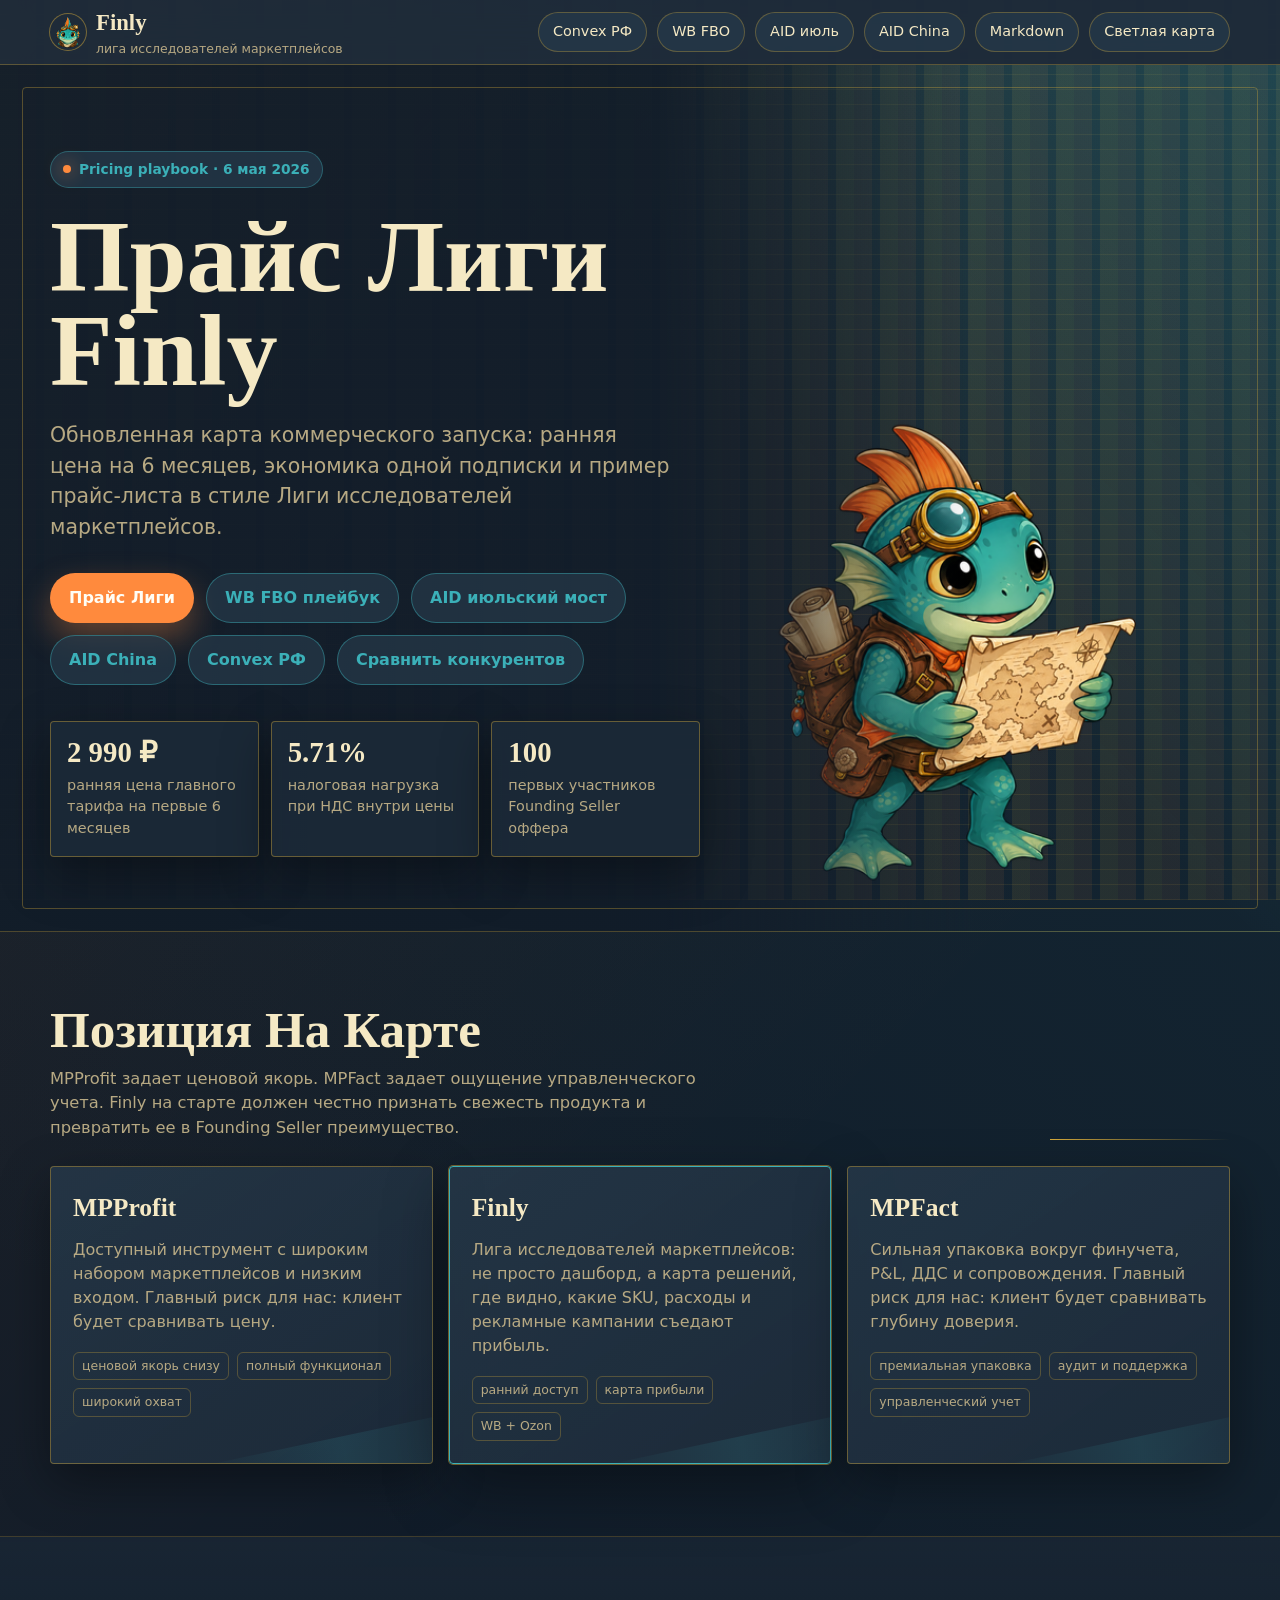
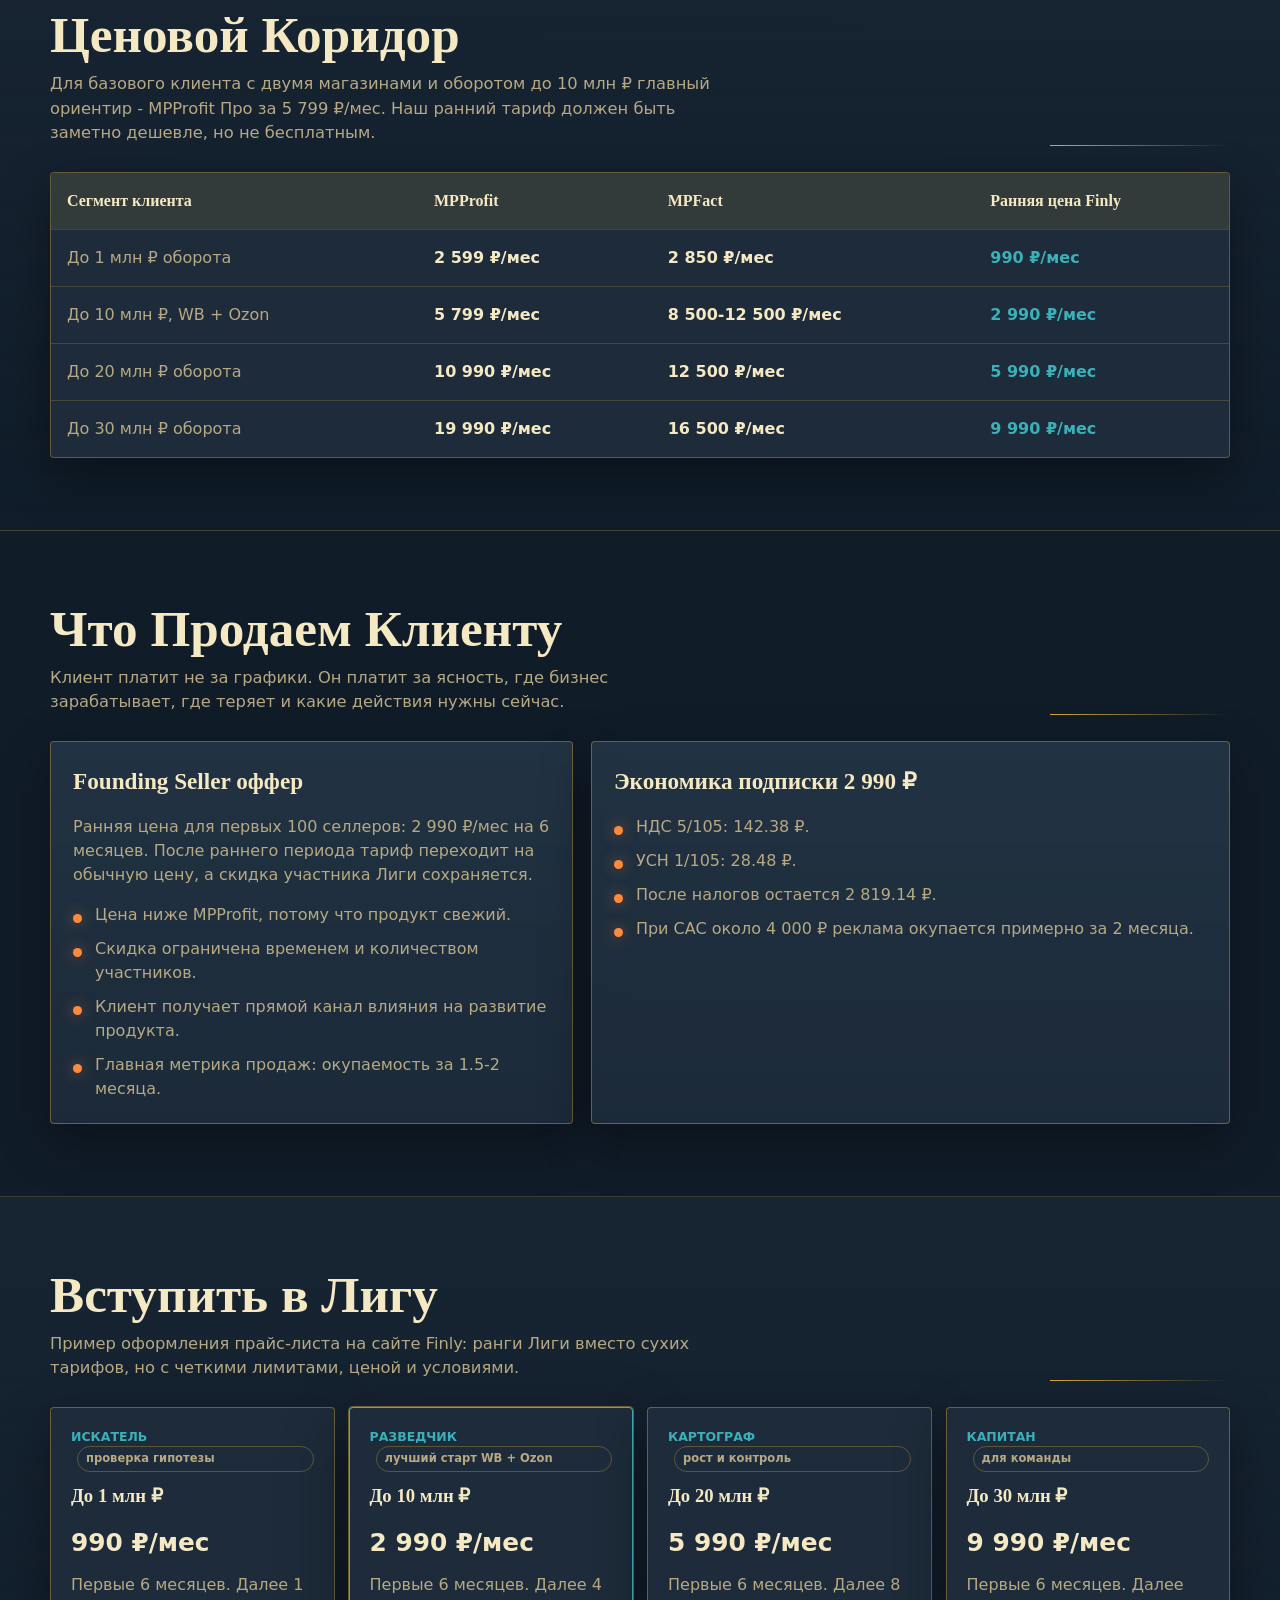
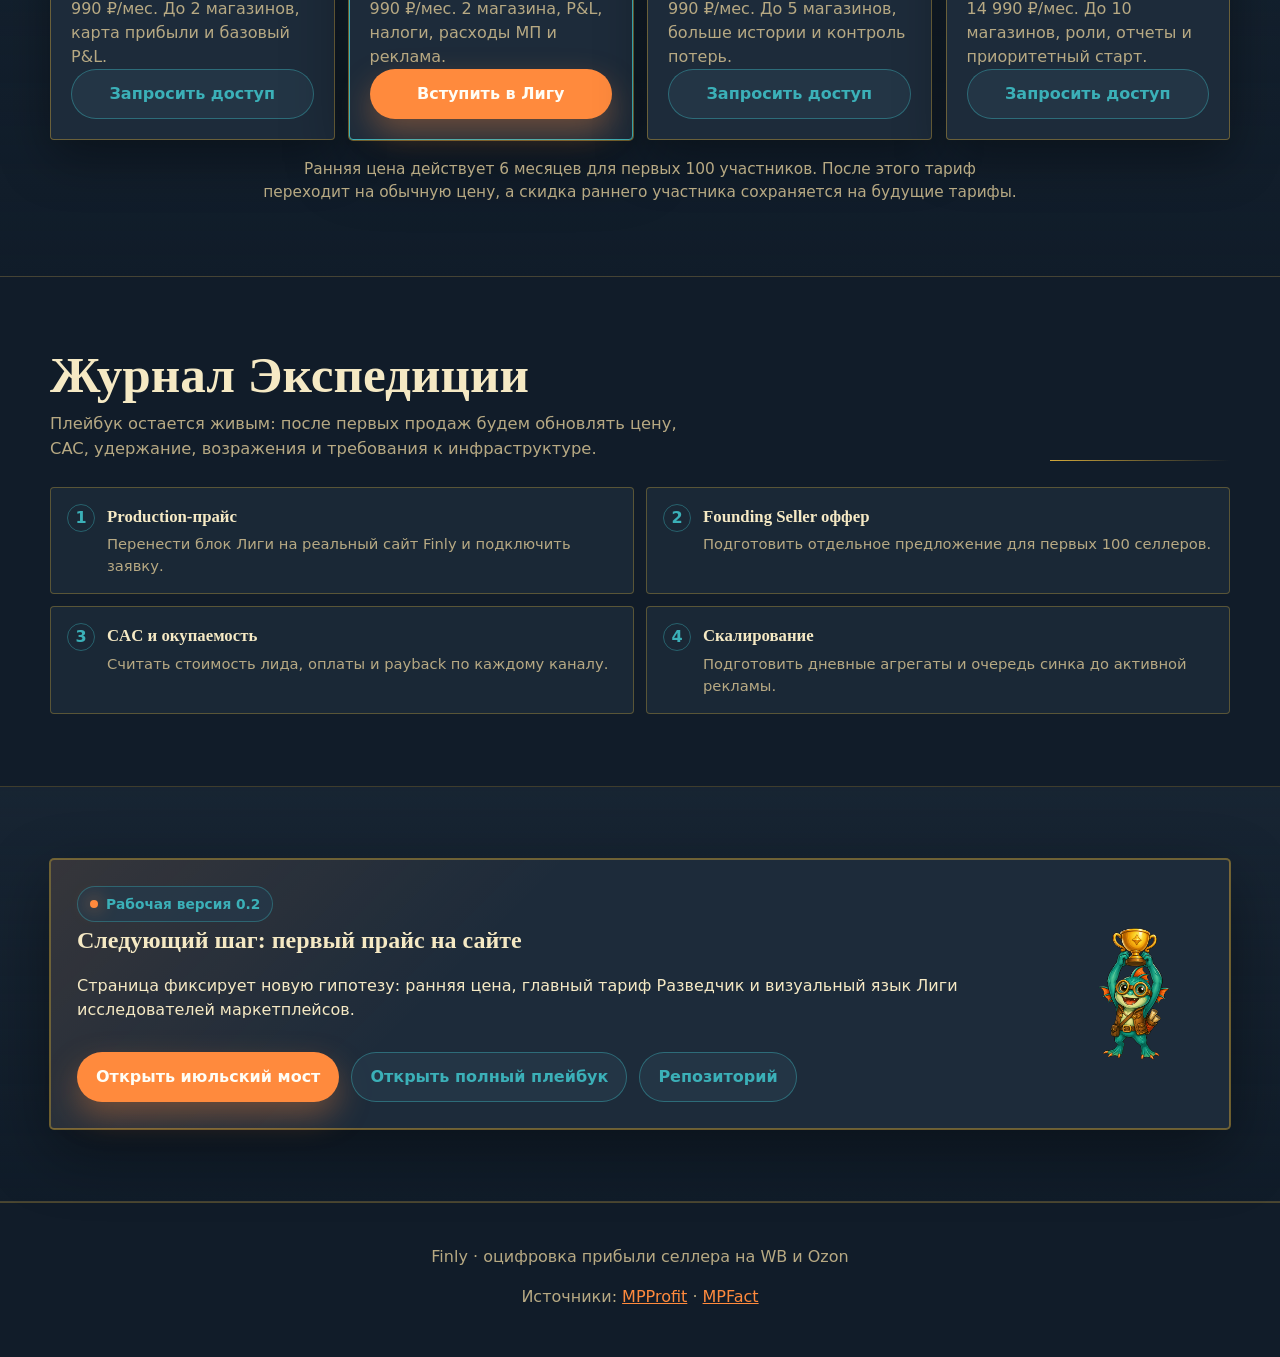
<file: index.html>
<!doctype html>
<html lang="ru" class="dark tavern">
  <head>
    <meta charset="utf-8" />
    <meta name="viewport" content="width=device-width, initial-scale=1" />
    <meta
      name="description"
      content="Finly Pricing Playbook: ранняя цена, экономика подписки и пример прайса в стиле Лиги исследователей маркетплейсов."
    />
    <title>Finly Pricing Playbook</title>
    <link rel="icon" href="./assets/mascot/nav-icon.webp" type="image/webp" />
    <link rel="stylesheet" href="./assets/finly-pages.css" />
  </head>
  <body>
    <nav class="site-nav" aria-label="Навигация">
      <div class="page-shell site-nav__inner">
        <a class="brand" href="./">
          <img
            src="./assets/mascot/nav-icon.webp"
            alt=""
            width="36"
            height="36"
          />
          <span>
            <span class="brand__name">Finly</span>
            <span class="brand__note">лига исследователей маркетплейсов</span>
          </span>
        </a>
        <div class="nav-actions">
          <a class="nav-link" href="./convex-self-hosting-russia-playbook.html"
            >Convex РФ</a
          >
          <a class="nav-link" href="./wb-china-fbo-playbook.html">WB FBO</a>
          <a class="nav-link" href="./aid-wb-july-bridge-playbook.html"
            >AID июль</a
          >
          <a class="nav-link" href="./aid-wb-china-supplier-playbook.html"
            >AID China</a
          >
          <a class="nav-link" href="./marketing-pricing-playbook.md"
            >Markdown</a
          >
          <button class="theme-button" type="button" id="theme-toggle">
            Ночная таверна
          </button>
        </div>
      </div>
    </nav>

    <header class="hero">
      <div class="page-shell">
        <div class="hero__content">
          <span class="eyebrow">Pricing playbook · 6 мая 2026</span>
          <h1>Прайс Лиги Finly</h1>
          <p class="hero__lead">
            Обновленная карта коммерческого запуска: ранняя цена на 6 месяцев,
            экономика одной подписки и пример прайс-листа в стиле Лиги
            исследователей маркетплейсов.
          </p>
          <div class="hero__actions">
            <a class="button button--primary" href="#tariffs">Прайс Лиги</a>
            <a
              class="button button--secondary"
              href="./wb-china-fbo-playbook.html"
              >WB FBO плейбук</a
            >
            <a
              class="button button--secondary"
              href="./aid-wb-july-bridge-playbook.html"
              >AID июльский мост</a
            >
            <a
              class="button button--secondary"
              href="./aid-wb-china-supplier-playbook.html"
              >AID China</a
            >
            <a
              class="button button--secondary"
              href="./convex-self-hosting-russia-playbook.html"
              >Convex РФ</a
            >
            <a class="button button--secondary" href="#competitors"
              >Сравнить конкурентов</a
            >
          </div>
          <div class="hero__metrics" aria-label="Ключевые ориентиры">
            <div class="rune-tile">
              <strong>2 990 ₽</strong>
              <span>ранняя цена главного тарифа на первые 6 месяцев</span>
            </div>
            <div class="rune-tile">
              <strong>5.71%</strong>
              <span>налоговая нагрузка при НДС внутри цены</span>
            </div>
            <div class="rune-tile">
              <strong>100</strong>
              <span>первых участников Founding Seller оффера</span>
            </div>
          </div>
        </div>
      </div>
    </header>

    <main>
      <section class="section" id="position">
        <div class="page-shell">
          <div class="section-heading">
            <div>
              <h2>Позиция На Карте</h2>
              <p>
                MPProfit задает ценовой якорь. MPFact задает ощущение
                управленческого учета. Finly на старте должен честно признать
                свежесть продукта и превратить ее в Founding Seller
                преимущество.
              </p>
            </div>
            <div class="divider-rune"></div>
          </div>

          <div class="map-grid">
            <article class="market-card">
              <h3>MPProfit</h3>
              <p>
                Доступный инструмент с широким набором маркетплейсов и низким
                входом. Главный риск для нас: клиент будет сравнивать цену.
              </p>
              <div class="tag-row">
                <span class="tag">ценовой якорь снизу</span>
                <span class="tag">полный функционал</span>
                <span class="tag">широкий охват</span>
              </div>
            </article>

            <article class="market-card market-card--focus">
              <h3>Finly</h3>
              <p>
                Лига исследователей маркетплейсов: не просто дашборд, а карта
                решений, где видно, какие SKU, расходы и рекламные кампании
                съедают прибыль.
              </p>
              <div class="tag-row">
                <span class="tag">ранний доступ</span>
                <span class="tag">карта прибыли</span>
                <span class="tag">WB + Ozon</span>
              </div>
            </article>

            <article class="market-card">
              <h3>MPFact</h3>
              <p>
                Сильная упаковка вокруг финучета, P&amp;L, ДДС и сопровождения.
                Главный риск для нас: клиент будет сравнивать глубину доверия.
              </p>
              <div class="tag-row">
                <span class="tag">премиальная упаковка</span>
                <span class="tag">аудит и поддержка</span>
                <span class="tag">управленческий учет</span>
              </div>
            </article>
          </div>
        </div>
      </section>

      <section class="section section--surface" id="competitors">
        <div class="page-shell">
          <div class="section-heading">
            <div>
              <h2>Ценовой Коридор</h2>
              <p>
                Для базового клиента с двумя магазинами и оборотом до 10 млн ₽
                главный ориентир - MPProfit Про за 5 799 ₽/мес. Наш ранний тариф
                должен быть заметно дешевле, но не бесплатным.
              </p>
            </div>
            <div class="divider-rune"></div>
          </div>

          <div class="price-table">
            <table>
              <thead>
                <tr>
                  <th>Сегмент клиента</th>
                  <th>MPProfit</th>
                  <th>MPFact</th>
                  <th>Ранняя цена Finly</th>
                </tr>
              </thead>
              <tbody>
                <tr>
                  <td>До 1 млн ₽ оборота</td>
                  <td><span class="price">2 599 ₽/мес</span></td>
                  <td><span class="price">2 850 ₽/мес</span></td>
                  <td><span class="price price--our">990 ₽/мес</span></td>
                </tr>
                <tr>
                  <td>До 10 млн ₽, WB + Ozon</td>
                  <td><span class="price">5 799 ₽/мес</span></td>
                  <td><span class="price">8 500-12 500 ₽/мес</span></td>
                  <td><span class="price price--our">2 990 ₽/мес</span></td>
                </tr>
                <tr>
                  <td>До 20 млн ₽ оборота</td>
                  <td><span class="price">10 990 ₽/мес</span></td>
                  <td><span class="price">12 500 ₽/мес</span></td>
                  <td><span class="price price--our">5 990 ₽/мес</span></td>
                </tr>
                <tr>
                  <td>До 30 млн ₽ оборота</td>
                  <td><span class="price">19 990 ₽/мес</span></td>
                  <td><span class="price">16 500 ₽/мес</span></td>
                  <td><span class="price price--our">9 990 ₽/мес</span></td>
                </tr>
              </tbody>
            </table>
          </div>
        </div>
      </section>

      <section class="section" id="strategy">
        <div class="page-shell">
          <div class="section-heading">
            <div>
              <h2>Что Продаем Клиенту</h2>
              <p>
                Клиент платит не за графики. Он платит за ясность, где бизнес
                зарабатывает, где теряет и какие действия нужны сейчас.
              </p>
            </div>
            <div class="divider-rune"></div>
          </div>

          <div class="strategy-grid">
            <article class="scroll-panel">
              <h3>Founding Seller оффер</h3>
              <p>
                Ранняя цена для первых 100 селлеров: 2 990 ₽/мес на 6 месяцев.
                После раннего периода тариф переходит на обычную цену, а скидка
                участника Лиги сохраняется.
              </p>
              <ul>
                <li>Цена ниже MPProfit, потому что продукт свежий.</li>
                <li>Скидка ограничена временем и количеством участников.</li>
                <li>
                  Клиент получает прямой канал влияния на развитие продукта.
                </li>
                <li>Главная метрика продаж: окупаемость за 1.5-2 месяца.</li>
              </ul>
            </article>

            <article class="scroll-panel">
              <h3>Экономика подписки 2 990 ₽</h3>
              <ul>
                <li>НДС 5/105: 142.38 ₽.</li>
                <li>УСН 1/105: 28.48 ₽.</li>
                <li>После налогов остается 2 819.14 ₽.</li>
                <li>
                  При CAC около 4 000 ₽ реклама окупается примерно за 2 месяца.
                </li>
              </ul>
            </article>
          </div>
        </div>
      </section>

      <section class="section section--surface" id="tariffs">
        <div class="page-shell">
          <div class="section-heading">
            <div>
              <h2>Вступить в Лигу</h2>
              <p>
                Пример оформления прайс-листа на сайте Finly: ранги Лиги вместо
                сухих тарифов, но с четкими лимитами, ценой и условиями.
              </p>
            </div>
            <div class="divider-rune"></div>
          </div>

          <div class="tariff-grid">
            <article class="tariff">
              <span class="tariff__label">Искатель</span>
              <span class="tariff__badge">проверка гипотезы</span>
              <h3>До 1 млн ₽</h3>
              <strong>990 ₽/мес</strong>
              <p>
                Первые 6 месяцев. Далее 1 990 ₽/мес. До 2 магазинов, карта
                прибыли и базовый P&amp;L.
              </p>
              <a class="button button--secondary tariff__cta" href="#quests">
                Запросить доступ
              </a>
            </article>

            <article class="tariff tariff--main">
              <span class="tariff__label">Разведчик</span>
              <span class="tariff__badge">лучший старт WB + Ozon</span>
              <h3>До 10 млн ₽</h3>
              <strong>2 990 ₽/мес</strong>
              <p>
                Первые 6 месяцев. Далее 4 990 ₽/мес. 2 магазина, P&amp;L,
                налоги, расходы МП и реклама.
              </p>
              <a class="button button--primary tariff__cta" href="#quests">
                Вступить в Лигу
              </a>
            </article>

            <article class="tariff">
              <span class="tariff__label">Картограф</span>
              <span class="tariff__badge">рост и контроль</span>
              <h3>До 20 млн ₽</h3>
              <strong>5 990 ₽/мес</strong>
              <p>
                Первые 6 месяцев. Далее 8 990 ₽/мес. До 5 магазинов, больше
                истории и контроль потерь.
              </p>
              <a class="button button--secondary tariff__cta" href="#quests">
                Запросить доступ
              </a>
            </article>

            <article class="tariff">
              <span class="tariff__label">Капитан</span>
              <span class="tariff__badge">для команды</span>
              <h3>До 30 млн ₽</h3>
              <strong>9 990 ₽/мес</strong>
              <p>
                Первые 6 месяцев. Далее 14 990 ₽/мес. До 10 магазинов, роли,
                отчеты и приоритетный старт.
              </p>
              <a class="button button--secondary tariff__cta" href="#quests">
                Запросить доступ
              </a>
            </article>
          </div>
          <p class="pricing-note">
            Ранняя цена действует 6 месяцев для первых 100 участников. После
            этого тариф переходит на обычную цену, а скидка раннего участника
            сохраняется на будущие тарифы.
          </p>
        </div>
      </section>

      <section class="section" id="quests">
        <div class="page-shell">
          <div class="section-heading">
            <div>
              <h2>Журнал Экспедиции</h2>
              <p>
                Плейбук остается живым: после первых продаж будем обновлять
                цену, CAC, удержание, возражения и требования к инфраструктуре.
              </p>
            </div>
            <div class="divider-rune"></div>
          </div>

          <div class="quest-list">
            <article class="quest">
              <span class="quest__mark">1</span>
              <div>
                <h3>Production-прайс</h3>
                <p>
                  Перенести блок Лиги на реальный сайт Finly и подключить
                  заявку.
                </p>
              </div>
            </article>
            <article class="quest">
              <span class="quest__mark">2</span>
              <div>
                <h3>Founding Seller оффер</h3>
                <p>
                  Подготовить отдельное предложение для первых 100 селлеров.
                </p>
              </div>
            </article>
            <article class="quest">
              <span class="quest__mark">3</span>
              <div>
                <h3>CAC и окупаемость</h3>
                <p>
                  Считать стоимость лида, оплаты и payback по каждому каналу.
                </p>
              </div>
            </article>
            <article class="quest">
              <span class="quest__mark">4</span>
              <div>
                <h3>Скалирование</h3>
                <p>
                  Подготовить дневные агрегаты и очередь синка до активной
                  рекламы.
                </p>
              </div>
            </article>
          </div>
        </div>
      </section>

      <section class="section section--surface">
        <div class="page-shell">
          <div class="closing">
            <div>
              <span class="eyebrow">Рабочая версия 0.2</span>
              <h2>Следующий шаг: первый прайс на сайте</h2>
              <p>
                Страница фиксирует новую гипотезу: ранняя цена, главный тариф
                Разведчик и визуальный язык Лиги исследователей маркетплейсов.
              </p>
              <div class="hero__actions">
                <a
                  class="button button--primary"
                  href="./aid-wb-july-bridge-playbook.html"
                >
                  Открыть июльский мост
                </a>
                <a
                  class="button button--secondary"
                  href="./marketing-pricing-playbook.md"
                >
                  Открыть полный плейбук
                </a>
                <a
                  class="button button--secondary"
                  href="https://github.com/Pihenella/MFA"
                >
                  Репозиторий
                </a>
              </div>
            </div>
            <img
              src="./assets/mascot/achievement.webp"
              alt=""
              width="136"
              height="136"
            />
          </div>
        </div>
      </section>
    </main>

    <footer class="site-footer">
      <div class="page-shell">
        <p>Finly · оцифровка прибыли селлера на WB и Ozon</p>
        <p>
          Источники:
          <a href="https://mpprofit.ru/">MPProfit</a>
          ·
          <a href="https://mpfact.ru/tarif">MPFact</a>
        </p>
      </div>
    </footer>

    <script>
      const root = document.documentElement;
      const button = document.getElementById("theme-toggle");
      const savedMode = localStorage.getItem("finly_pages_mode");

      if (savedMode === "light") {
        root.classList.remove("dark", "tavern");
        root.classList.add("light");
        button.textContent = "Включить таверну";
      } else {
        root.classList.remove("light");
        root.classList.add("dark", "tavern");
        button.textContent = "Светлая карта";
      }

      button.addEventListener("click", () => {
        const isDark = root.classList.toggle("dark");
        root.classList.toggle("light", !isDark);
        root.classList.toggle("tavern", isDark);
        localStorage.setItem("finly_pages_mode", isDark ? "dark" : "light");
        button.textContent = isDark ? "Светлая карта" : "Включить таверну";
      });
    </script>
  </body>
</html>
</file>
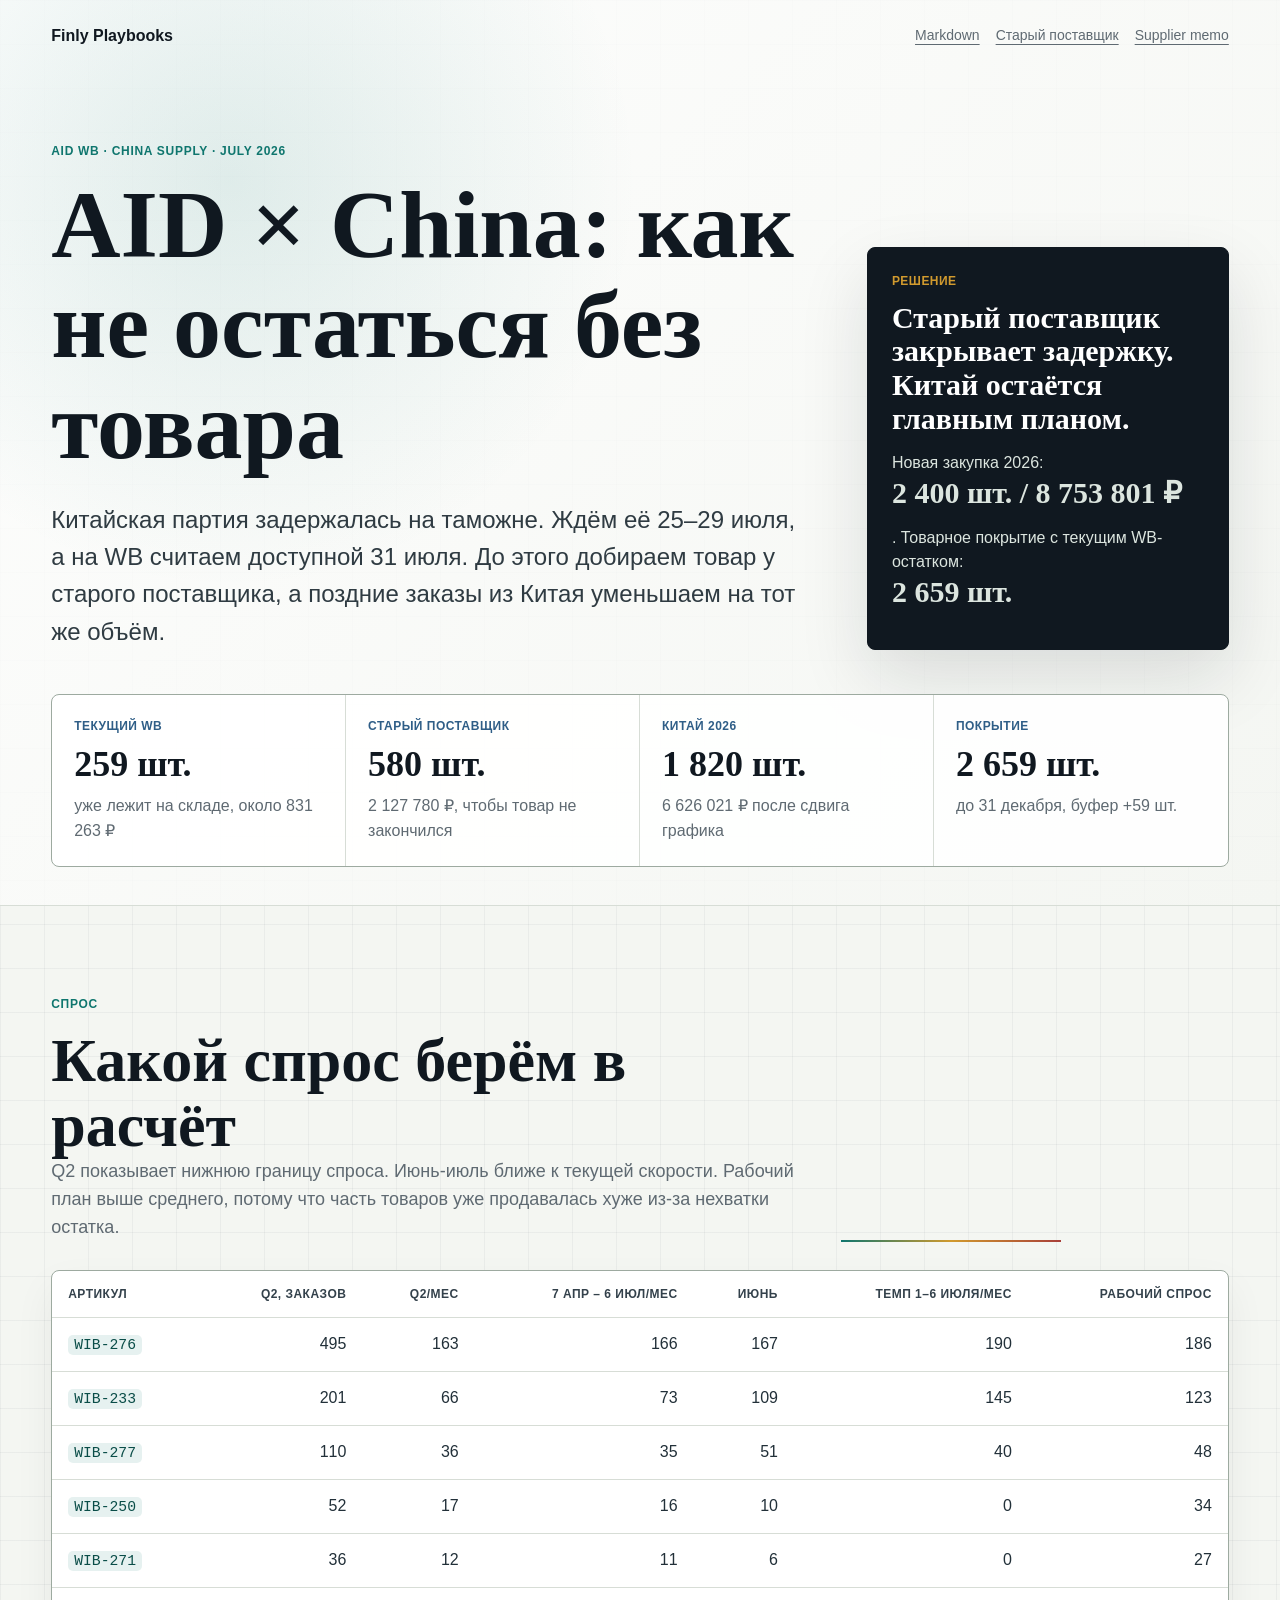
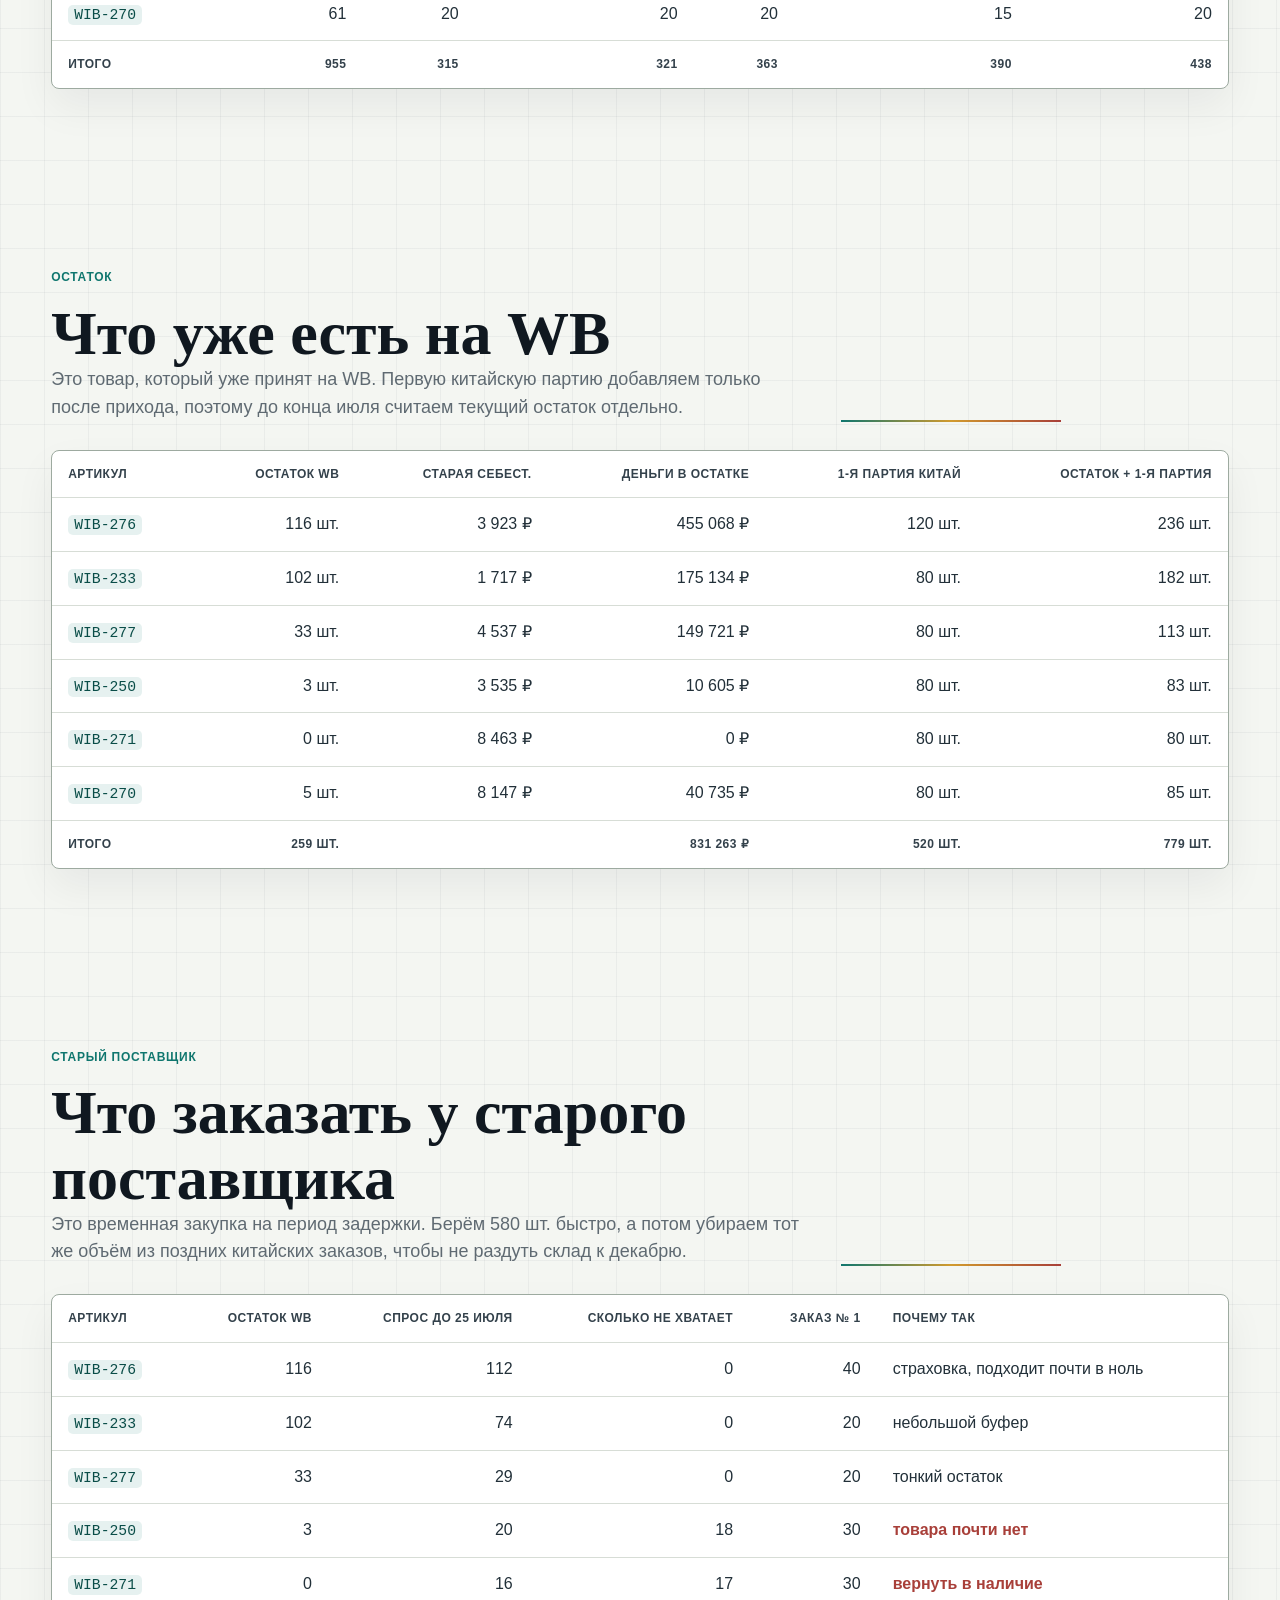
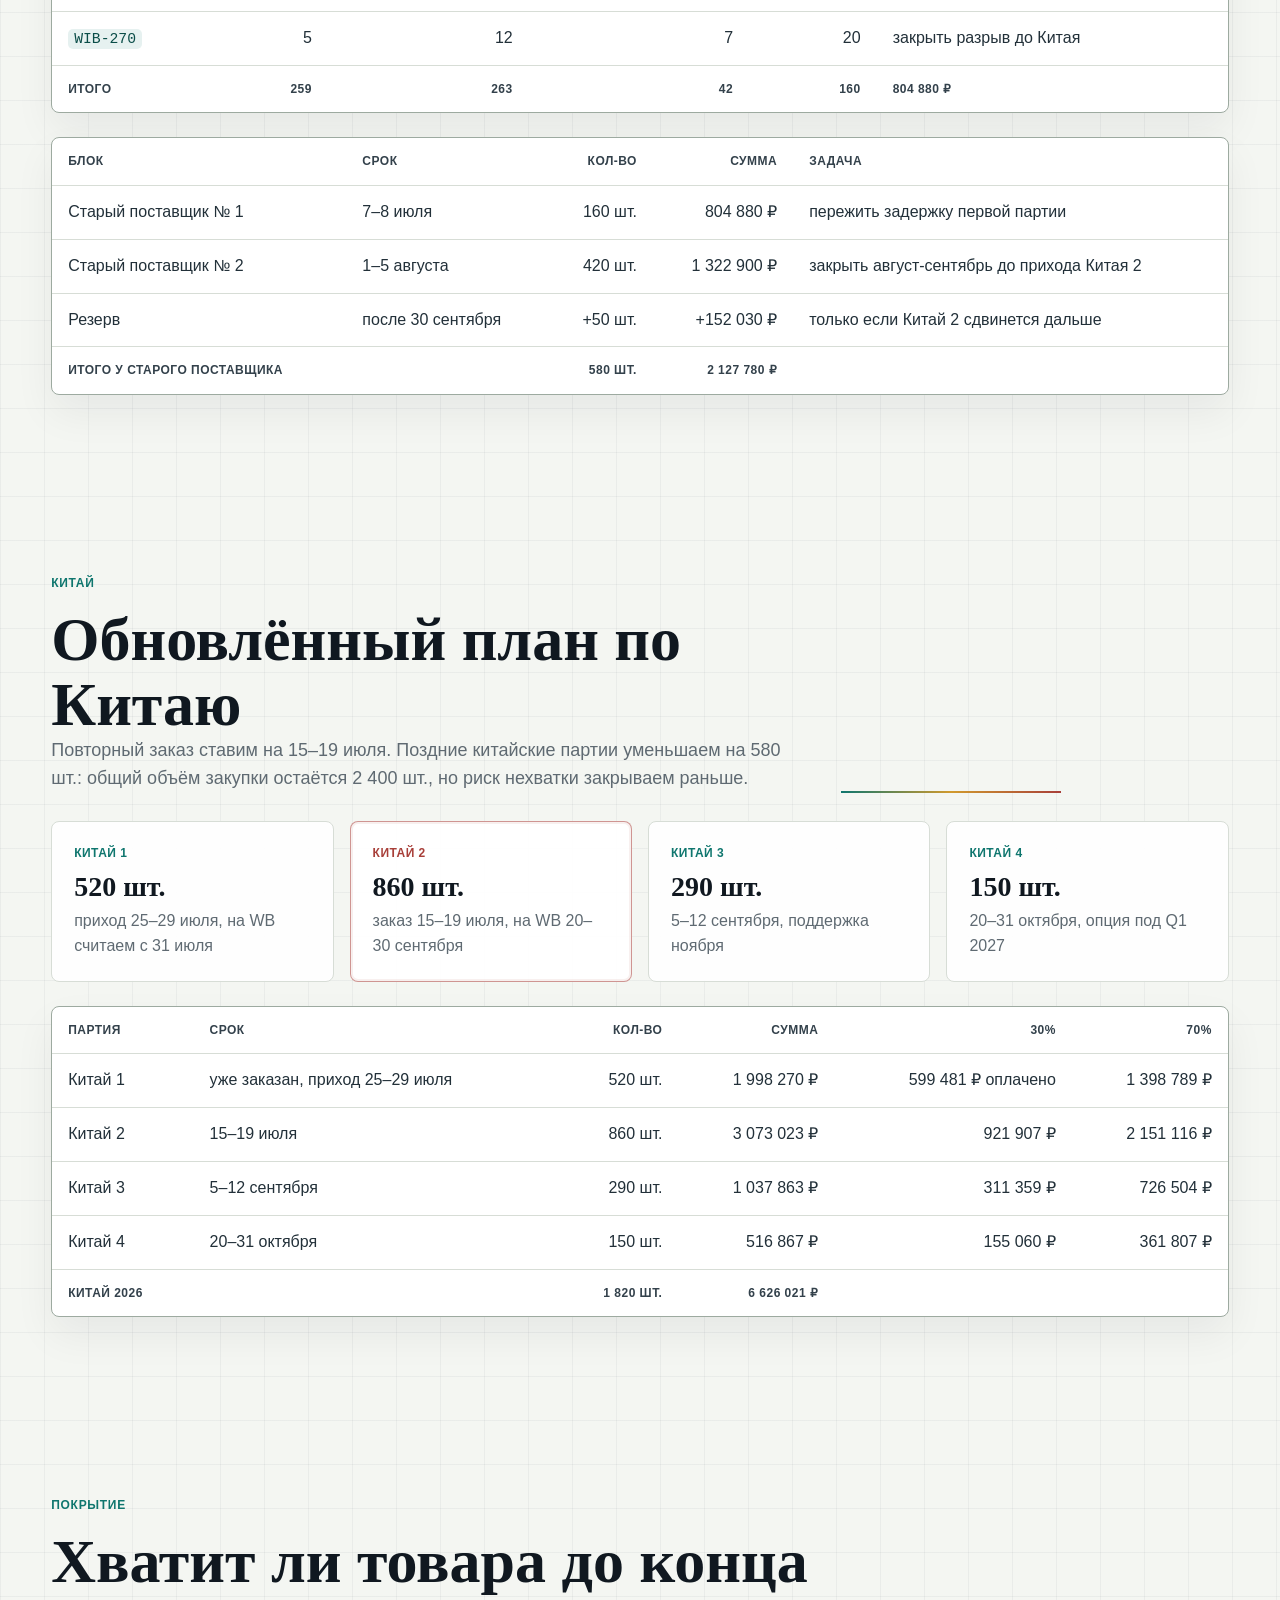
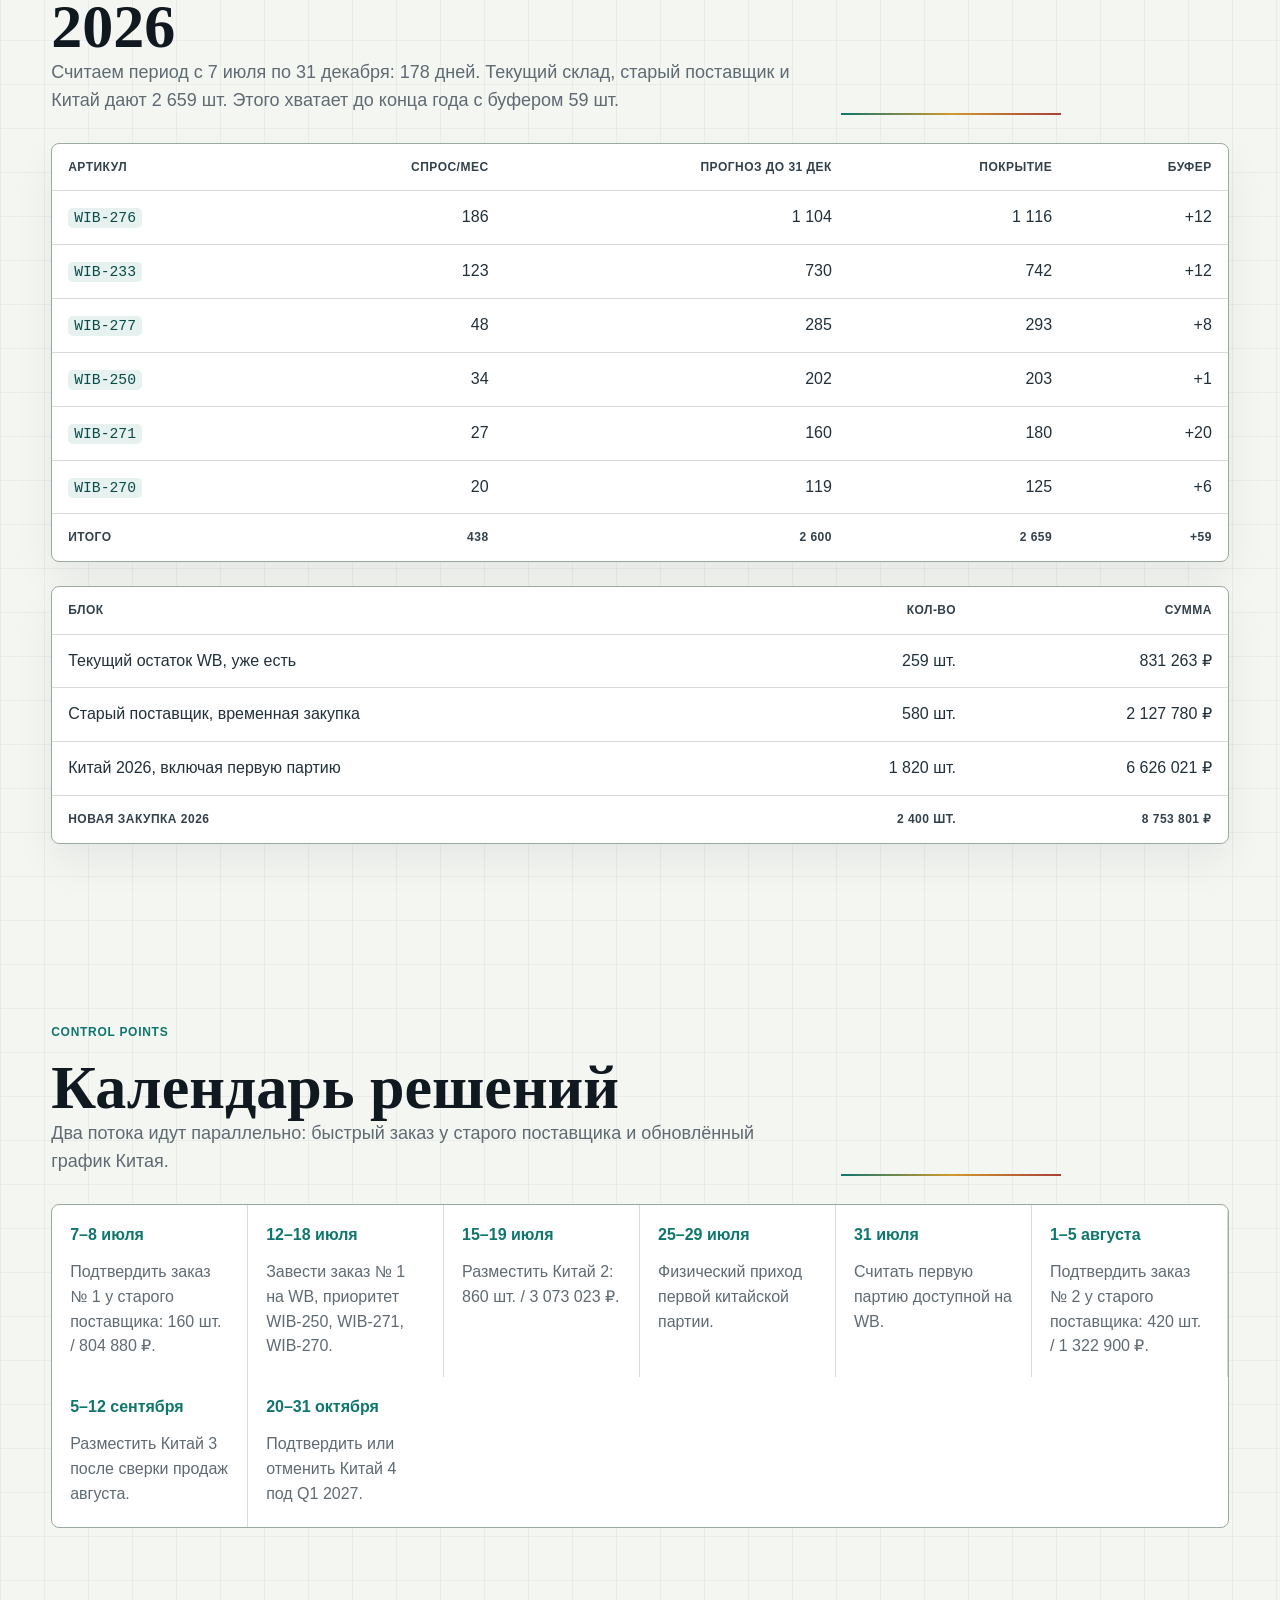
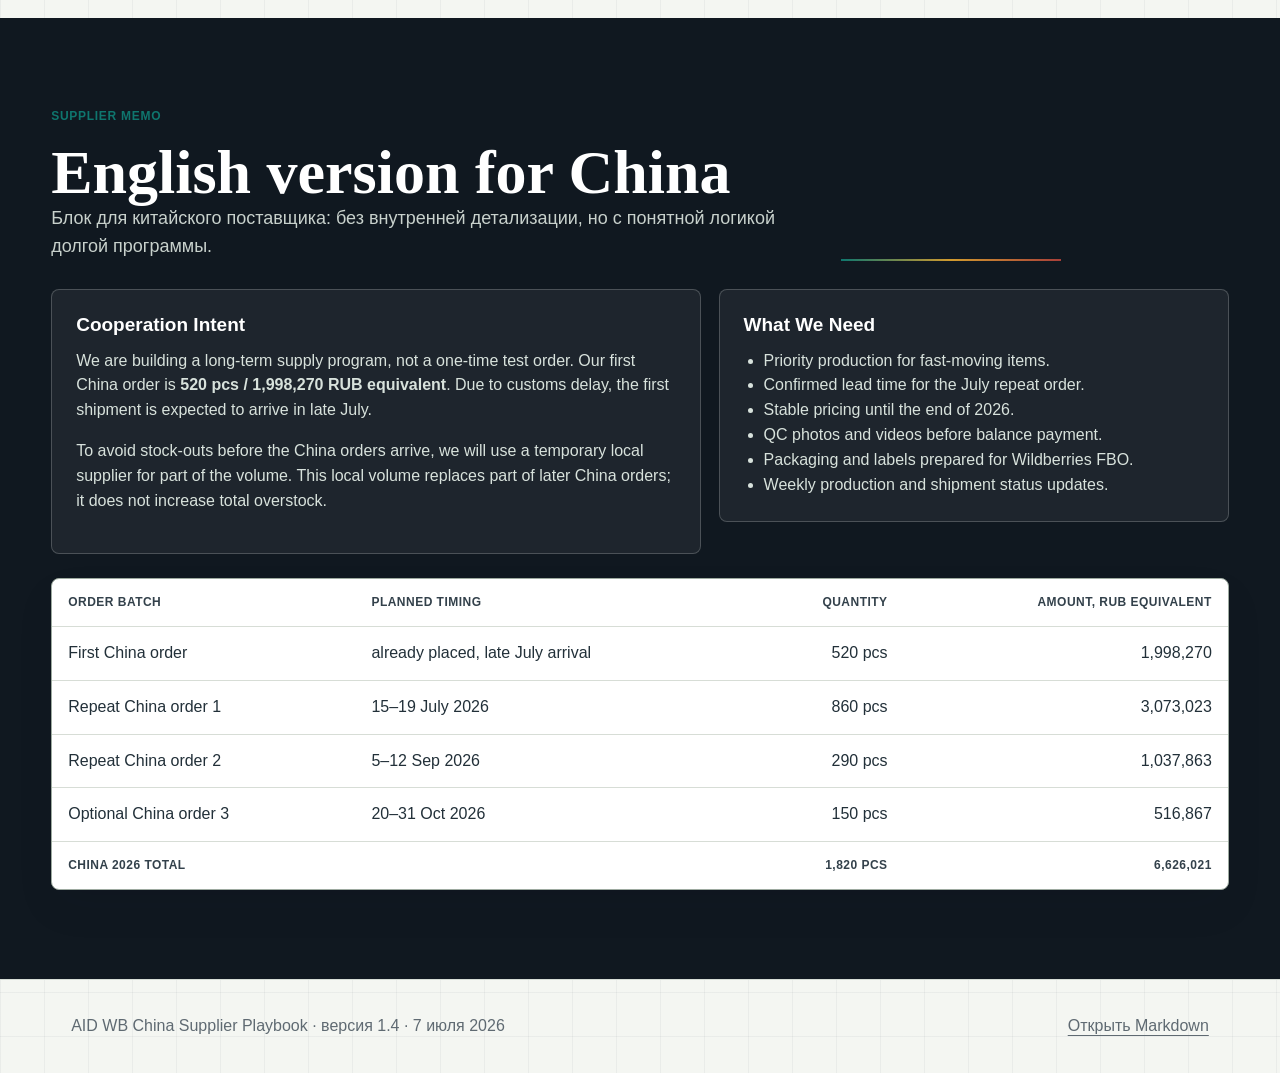
<file: aid-wb-china-supplier-playbook.html>
<!DOCTYPE html>
<html lang="ru">
  <head>
    <meta charset="utf-8">
    <meta name="viewport" content="width=device-width, initial-scale=1">
    <meta
      name="description"
      content="AID WB China Supplier Playbook: текущие остатки, временная закупка у старого поставщика, обновлённый график Китая и план до конца 2026 года."
    >
    <title>AID WB · China Supplier Playbook</title>
    <link rel="stylesheet" href="./assets/aid-supplier-playbook.css">
  </head>
  <body>
    <header class="hero">
      <nav class="topbar" aria-label="Навигация">
        <a href="./" class="brand">Finly Playbooks</a>
        <div class="topbar__links">
          <a href="./aid-wb-china-supplier-playbook.md">Markdown</a>
          <a href="#bridge">Старый поставщик</a>
          <a href="#supplier-memo">Supplier memo</a>
        </div>
      </nav>

      <div class="hero__grid">
        <div>
          <p class="kicker">AID WB · China supply · July 2026</p>
          <h1>AID × China: как не остаться без товара</h1>
          <p class="lead">
            Китайская партия задержалась на таможне. Ждём её 25–29 июля,
            а на WB считаем доступной 31 июля. До этого добираем товар у
            старого поставщика, а поздние заказы из Китая уменьшаем на тот же
            объём.
          </p>
        </div>

        <aside class="decision-panel" aria-label="Ключевой вывод">
          <span>Решение</span>
          <strong>Старый поставщик закрывает задержку. Китай остаётся главным планом.</strong>
          <p>
            Новая закупка 2026: <strong>2 400 шт. / 8 753 801 ₽</strong>.
            Товарное покрытие с текущим WB-остатком: <strong>2 659 шт.</strong>
          </p>
        </aside>
      </div>

      <section class="metric-strip" aria-label="Ключевые показатели">
        <article>
          <span>Текущий WB</span>
          <strong>259 шт.</strong>
          <p>уже лежит на складе, около 831 263 ₽</p>
        </article>
        <article>
          <span>Старый поставщик</span>
          <strong>580 шт.</strong>
          <p>2 127 780 ₽, чтобы товар не закончился</p>
        </article>
        <article>
          <span>Китай 2026</span>
          <strong>1 820 шт.</strong>
          <p>6 626 021 ₽ после сдвига графика</p>
        </article>
        <article>
          <span>Покрытие</span>
          <strong>2 659 шт.</strong>
          <p>до 31 декабря, буфер +59 шт.</p>
        </article>
      </section>
    </header>

    <main>
      <section class="section" id="forecast">
        <div class="section__heading">
          <div>
            <p class="kicker">Спрос</p>
            <h2>Какой спрос берём в расчёт</h2>
            <p>
              Q2 показывает нижнюю границу спроса. Июнь-июль ближе к текущей
              скорости. Рабочий план выше среднего, потому что часть товаров
              уже продавалась хуже из-за нехватки остатка.
            </p>
          </div>
          <div class="divider"></div>
        </div>

        <div class="table-wrap">
          <table>
            <thead>
              <tr>
                <th scope="col">Артикул</th>
                <th scope="col" class="num">Q2, заказов</th>
                <th scope="col" class="num">Q2/мес</th>
                <th scope="col" class="num">7 апр – 6 июл/мес</th>
                <th scope="col" class="num">Июнь</th>
                <th scope="col" class="num">Темп 1–6 июля/мес</th>
                <th scope="col" class="num">Рабочий спрос</th>
              </tr>
            </thead>
            <tbody>
              <tr>
                <td><code>WIB-276</code></td>
                <td class="num">495</td>
                <td class="num">163</td>
                <td class="num">166</td>
                <td class="num">167</td>
                <td class="num">190</td>
                <td class="num">186</td>
              </tr>
              <tr>
                <td><code>WIB-233</code></td>
                <td class="num">201</td>
                <td class="num">66</td>
                <td class="num">73</td>
                <td class="num">109</td>
                <td class="num">145</td>
                <td class="num">123</td>
              </tr>
              <tr>
                <td><code>WIB-277</code></td>
                <td class="num">110</td>
                <td class="num">36</td>
                <td class="num">35</td>
                <td class="num">51</td>
                <td class="num">40</td>
                <td class="num">48</td>
              </tr>
              <tr>
                <td><code>WIB-250</code></td>
                <td class="num">52</td>
                <td class="num">17</td>
                <td class="num">16</td>
                <td class="num">10</td>
                <td class="num">0</td>
                <td class="num">34</td>
              </tr>
              <tr>
                <td><code>WIB-271</code></td>
                <td class="num">36</td>
                <td class="num">12</td>
                <td class="num">11</td>
                <td class="num">6</td>
                <td class="num">0</td>
                <td class="num">27</td>
              </tr>
              <tr>
                <td><code>WIB-270</code></td>
                <td class="num">61</td>
                <td class="num">20</td>
                <td class="num">20</td>
                <td class="num">20</td>
                <td class="num">15</td>
                <td class="num">20</td>
              </tr>
              <tr>
                <th scope="row">Итого</th>
                <th scope="row" class="num">955</th>
                <th scope="row" class="num">315</th>
                <th scope="row" class="num">321</th>
                <th scope="row" class="num">363</th>
                <th scope="row" class="num">390</th>
                <th scope="row" class="num">438</th>
              </tr>
            </tbody>
          </table>
        </div>
      </section>

      <section class="section" id="stock">
        <div class="section__heading">
          <div>
            <p class="kicker">Остаток</p>
            <h2>Что уже есть на WB</h2>
            <p>
              Это товар, который уже принят на WB. Первую китайскую партию
              добавляем только после прихода, поэтому до конца июля считаем
              текущий остаток отдельно.
            </p>
          </div>
          <div class="divider"></div>
        </div>

        <div class="table-wrap">
          <table>
            <thead>
              <tr>
                <th scope="col">Артикул</th>
                <th scope="col" class="num">Остаток WB</th>
                <th scope="col" class="num">Старая себест.</th>
                <th scope="col" class="num">Деньги в остатке</th>
                <th scope="col" class="num">1-я партия Китай</th>
                <th scope="col" class="num">Остаток + 1-я партия</th>
              </tr>
            </thead>
            <tbody>
              <tr>
                <td><code>WIB-276</code></td>
                <td class="num">116 шт.</td>
                <td class="num">3 923 ₽</td>
                <td class="num">455 068 ₽</td>
                <td class="num">120 шт.</td>
                <td class="num">236 шт.</td>
              </tr>
              <tr>
                <td><code>WIB-233</code></td>
                <td class="num">102 шт.</td>
                <td class="num">1 717 ₽</td>
                <td class="num">175 134 ₽</td>
                <td class="num">80 шт.</td>
                <td class="num">182 шт.</td>
              </tr>
              <tr>
                <td><code>WIB-277</code></td>
                <td class="num">33 шт.</td>
                <td class="num">4 537 ₽</td>
                <td class="num">149 721 ₽</td>
                <td class="num">80 шт.</td>
                <td class="num">113 шт.</td>
              </tr>
              <tr>
                <td><code>WIB-250</code></td>
                <td class="num">3 шт.</td>
                <td class="num">3 535 ₽</td>
                <td class="num">10 605 ₽</td>
                <td class="num">80 шт.</td>
                <td class="num">83 шт.</td>
              </tr>
              <tr>
                <td><code>WIB-271</code></td>
                <td class="num">0 шт.</td>
                <td class="num">8 463 ₽</td>
                <td class="num">0 ₽</td>
                <td class="num">80 шт.</td>
                <td class="num">80 шт.</td>
              </tr>
              <tr>
                <td><code>WIB-270</code></td>
                <td class="num">5 шт.</td>
                <td class="num">8 147 ₽</td>
                <td class="num">40 735 ₽</td>
                <td class="num">80 шт.</td>
                <td class="num">85 шт.</td>
              </tr>
              <tr>
                <th scope="row">Итого</th>
                <th scope="row" class="num">259 шт.</th>
                <td></td>
                <th scope="row" class="num">831 263 ₽</th>
                <th scope="row" class="num">520 шт.</th>
                <th scope="row" class="num">779 шт.</th>
              </tr>
            </tbody>
          </table>
        </div>
      </section>

      <section class="section" id="bridge">
        <div class="section__heading">
          <div>
            <p class="kicker">Старый поставщик</p>
            <h2>Что заказать у старого поставщика</h2>
            <p>
              Это временная закупка на период задержки. Берём 580 шт. быстро,
              а потом убираем тот же объём из поздних китайских заказов, чтобы
              не раздуть склад к декабрю.
            </p>
          </div>
          <div class="divider"></div>
        </div>

        <div class="table-wrap">
          <table>
            <thead>
              <tr>
                <th scope="col">Артикул</th>
                <th scope="col" class="num">Остаток WB</th>
                <th scope="col" class="num">Спрос до 25 июля</th>
                <th scope="col" class="num">Сколько не хватает</th>
                <th scope="col" class="num">Заказ № 1</th>
                <th scope="col">Почему так</th>
              </tr>
            </thead>
            <tbody>
              <tr>
                <td><code>WIB-276</code></td>
                <td class="num">116</td>
                <td class="num">112</td>
                <td class="num">0</td>
                <td class="num">40</td>
                <td>страховка, подходит почти в ноль</td>
              </tr>
              <tr>
                <td><code>WIB-233</code></td>
                <td class="num">102</td>
                <td class="num">74</td>
                <td class="num">0</td>
                <td class="num">20</td>
                <td>небольшой буфер</td>
              </tr>
              <tr>
                <td><code>WIB-277</code></td>
                <td class="num">33</td>
                <td class="num">29</td>
                <td class="num">0</td>
                <td class="num">20</td>
                <td>тонкий остаток</td>
              </tr>
              <tr>
                <td><code>WIB-250</code></td>
                <td class="num">3</td>
                <td class="num">20</td>
                <td class="num">18</td>
                <td class="num">30</td>
                <td class="urgent">товара почти нет</td>
              </tr>
              <tr>
                <td><code>WIB-271</code></td>
                <td class="num">0</td>
                <td class="num">16</td>
                <td class="num">17</td>
                <td class="num">30</td>
                <td class="urgent">вернуть в наличие</td>
              </tr>
              <tr>
                <td><code>WIB-270</code></td>
                <td class="num">5</td>
                <td class="num">12</td>
                <td class="num">7</td>
                <td class="num">20</td>
                <td>закрыть разрыв до Китая</td>
              </tr>
              <tr>
                <th scope="row">Итого</th>
                <th scope="row" class="num">259</th>
                <th scope="row" class="num">263</th>
                <th scope="row" class="num">42</th>
                <th scope="row" class="num">160</th>
                <th scope="row">804 880 ₽</th>
              </tr>
            </tbody>
          </table>
        </div>

        <div class="table-wrap">
          <table>
            <thead>
              <tr>
                <th scope="col">Блок</th>
                <th scope="col">Срок</th>
                <th scope="col" class="num">Кол-во</th>
                <th scope="col" class="num">Сумма</th>
                <th scope="col">Задача</th>
              </tr>
            </thead>
            <tbody>
              <tr>
                <td>Старый поставщик № 1</td>
                <td>7–8 июля</td>
                <td class="num">160 шт.</td>
                <td class="num">804 880 ₽</td>
                <td>пережить задержку первой партии</td>
              </tr>
              <tr>
                <td>Старый поставщик № 2</td>
                <td>1–5 августа</td>
                <td class="num">420 шт.</td>
                <td class="num">1 322 900 ₽</td>
                <td>закрыть август-сентябрь до прихода Китая 2</td>
              </tr>
              <tr>
                <td>Резерв</td>
                <td>после 30 сентября</td>
                <td class="num">+50 шт.</td>
                <td class="num">+152 030 ₽</td>
                <td>только если Китай 2 сдвинется дальше</td>
              </tr>
              <tr>
                <th scope="row">Итого у старого поставщика</th>
                <td></td>
                <th scope="row" class="num">580 шт.</th>
                <th scope="row" class="num">2 127 780 ₽</th>
                <td></td>
              </tr>
            </tbody>
          </table>
        </div>
      </section>

      <section class="section" id="china">
        <div class="section__heading">
          <div>
            <p class="kicker">Китай</p>
            <h2>Обновлённый план по Китаю</h2>
            <p>
              Повторный заказ ставим на 15–19 июля. Поздние китайские партии
              уменьшаем на 580 шт.: общий объём закупки остаётся 2 400 шт.,
              но риск нехватки закрываем раньше.
            </p>
          </div>
          <div class="divider"></div>
        </div>

        <div class="wave-grid">
          <article class="wave-card">
            <span>Китай 1</span>
            <strong>520 шт.</strong>
            <p>приход 25–29 июля, на WB считаем с 31 июля</p>
          </article>
          <article class="wave-card wave-card--hot">
            <span>Китай 2</span>
            <strong>860 шт.</strong>
            <p>заказ 15–19 июля, на WB 20–30 сентября</p>
          </article>
          <article class="wave-card">
            <span>Китай 3</span>
            <strong>290 шт.</strong>
            <p>5–12 сентября, поддержка ноября</p>
          </article>
          <article class="wave-card">
            <span>Китай 4</span>
            <strong>150 шт.</strong>
            <p>20–31 октября, опция под Q1 2027</p>
          </article>
        </div>

        <div class="table-wrap">
          <table>
            <thead>
              <tr>
                <th scope="col">Партия</th>
                <th scope="col">Срок</th>
                <th scope="col" class="num">Кол-во</th>
                <th scope="col" class="num">Сумма</th>
                <th scope="col" class="num">30%</th>
                <th scope="col" class="num">70%</th>
              </tr>
            </thead>
            <tbody>
              <tr>
                <td>Китай 1</td>
                <td>уже заказан, приход 25–29 июля</td>
                <td class="num">520 шт.</td>
                <td class="num">1 998 270 ₽</td>
                <td class="num">599 481 ₽ оплачено</td>
                <td class="num">1 398 789 ₽</td>
              </tr>
              <tr>
                <td>Китай 2</td>
                <td>15–19 июля</td>
                <td class="num">860 шт.</td>
                <td class="num">3 073 023 ₽</td>
                <td class="num">921 907 ₽</td>
                <td class="num">2 151 116 ₽</td>
              </tr>
              <tr>
                <td>Китай 3</td>
                <td>5–12 сентября</td>
                <td class="num">290 шт.</td>
                <td class="num">1 037 863 ₽</td>
                <td class="num">311 359 ₽</td>
                <td class="num">726 504 ₽</td>
              </tr>
              <tr>
                <td>Китай 4</td>
                <td>20–31 октября</td>
                <td class="num">150 шт.</td>
                <td class="num">516 867 ₽</td>
                <td class="num">155 060 ₽</td>
                <td class="num">361 807 ₽</td>
              </tr>
              <tr>
                <th scope="row">Китай 2026</th>
                <td></td>
                <th scope="row" class="num">1 820 шт.</th>
                <th scope="row" class="num">6 626 021 ₽</th>
                <td></td>
                <td></td>
              </tr>
            </tbody>
          </table>
        </div>
      </section>

      <section class="section" id="coverage">
        <div class="section__heading">
          <div>
            <p class="kicker">Покрытие</p>
            <h2>Хватит ли товара до конца 2026</h2>
            <p>
              Считаем период с 7 июля по 31 декабря: 178 дней. Текущий склад,
              старый поставщик и Китай дают 2 659 шт. Этого хватает до конца
              года с буфером 59 шт.
            </p>
          </div>
          <div class="divider"></div>
        </div>

        <div class="table-wrap">
          <table>
            <thead>
              <tr>
                <th scope="col">Артикул</th>
                <th scope="col" class="num">Спрос/мес</th>
                <th scope="col" class="num">Прогноз до 31 дек</th>
                <th scope="col" class="num">Покрытие</th>
                <th scope="col" class="num">Буфер</th>
              </tr>
            </thead>
            <tbody>
              <tr>
                <td><code>WIB-276</code></td>
                <td class="num">186</td>
                <td class="num">1 104</td>
                <td class="num">1 116</td>
                <td class="num">+12</td>
              </tr>
              <tr>
                <td><code>WIB-233</code></td>
                <td class="num">123</td>
                <td class="num">730</td>
                <td class="num">742</td>
                <td class="num">+12</td>
              </tr>
              <tr>
                <td><code>WIB-277</code></td>
                <td class="num">48</td>
                <td class="num">285</td>
                <td class="num">293</td>
                <td class="num">+8</td>
              </tr>
              <tr>
                <td><code>WIB-250</code></td>
                <td class="num">34</td>
                <td class="num">202</td>
                <td class="num">203</td>
                <td class="num">+1</td>
              </tr>
              <tr>
                <td><code>WIB-271</code></td>
                <td class="num">27</td>
                <td class="num">160</td>
                <td class="num">180</td>
                <td class="num">+20</td>
              </tr>
              <tr>
                <td><code>WIB-270</code></td>
                <td class="num">20</td>
                <td class="num">119</td>
                <td class="num">125</td>
                <td class="num">+6</td>
              </tr>
              <tr>
                <th scope="row">Итого</th>
                <th scope="row" class="num">438</th>
                <th scope="row" class="num">2 600</th>
                <th scope="row" class="num">2 659</th>
                <th scope="row" class="num">+59</th>
              </tr>
            </tbody>
          </table>
        </div>

        <div class="table-wrap">
          <table>
            <thead>
              <tr>
                <th scope="col">Блок</th>
                <th scope="col" class="num">Кол-во</th>
                <th scope="col" class="num">Сумма</th>
              </tr>
            </thead>
            <tbody>
              <tr>
                <td>Текущий остаток WB, уже есть</td>
                <td class="num">259 шт.</td>
                <td class="num">831 263 ₽</td>
              </tr>
              <tr>
                <td>Старый поставщик, временная закупка</td>
                <td class="num">580 шт.</td>
                <td class="num">2 127 780 ₽</td>
              </tr>
              <tr>
                <td>Китай 2026, включая первую партию</td>
                <td class="num">1 820 шт.</td>
                <td class="num">6 626 021 ₽</td>
              </tr>
              <tr>
                <th scope="row">Новая закупка 2026</th>
                <th scope="row" class="num">2 400 шт.</th>
                <th scope="row" class="num">8 753 801 ₽</th>
              </tr>
            </tbody>
          </table>
        </div>
      </section>

      <section class="section" id="calendar">
        <div class="section__heading">
          <div>
            <p class="kicker">Control points</p>
            <h2>Календарь решений</h2>
            <p>
              Два потока идут параллельно: быстрый заказ у старого поставщика
              и обновлённый график Китая.
            </p>
          </div>
          <div class="divider"></div>
        </div>

        <div class="timeline">
          <article>
            <time datetime="2026-07-07">7–8 июля</time>
            <p>Подтвердить заказ № 1 у старого поставщика: 160 шт. / 804 880 ₽.</p>
          </article>
          <article>
            <time datetime="2026-07-12">12–18 июля</time>
            <p>Завести заказ № 1 на WB, приоритет WIB-250, WIB-271, WIB-270.</p>
          </article>
          <article>
            <time datetime="2026-07-15">15–19 июля</time>
            <p>Разместить Китай 2: 860 шт. / 3 073 023 ₽.</p>
          </article>
          <article>
            <time datetime="2026-07-25">25–29 июля</time>
            <p>Физический приход первой китайской партии.</p>
          </article>
          <article>
            <time datetime="2026-07-31">31 июля</time>
            <p>Считать первую партию доступной на WB.</p>
          </article>
          <article>
            <time datetime="2026-08-01">1–5 августа</time>
            <p>Подтвердить заказ № 2 у старого поставщика: 420 шт. / 1 322 900 ₽.</p>
          </article>
          <article>
            <time datetime="2026-09-05">5–12 сентября</time>
            <p>Разместить Китай 3 после сверки продаж августа.</p>
          </article>
          <article>
            <time datetime="2026-10-20">20–31 октября</time>
            <p>Подтвердить или отменить Китай 4 под Q1 2027.</p>
          </article>
        </div>
      </section>

      <section class="section section--ink" id="supplier-memo">
        <div class="section__heading">
          <div>
            <p class="kicker">Supplier memo</p>
            <h2>English version for China</h2>
            <p>
              Блок для китайского поставщика: без внутренней детализации, но с
              понятной логикой долгой программы.
            </p>
          </div>
          <div class="divider"></div>
        </div>

        <div class="english-memo">
          <article class="english-card">
            <h3>Cooperation Intent</h3>
            <p>
              We are building a long-term supply program, not a one-time test
              order. Our first China order is <strong>520 pcs / 1,998,270 RUB
              equivalent</strong>. Due to customs delay, the first shipment is
              expected to arrive in late July.
            </p>
            <p>
              To avoid stock-outs before the China orders arrive, we will use a
              temporary local supplier for part of the volume. This local volume
              replaces part of later China orders; it does not increase total
              overstock.
            </p>
          </article>

          <article class="english-card">
            <h3>What We Need</h3>
            <ul>
              <li>Priority production for fast-moving items.</li>
              <li>Confirmed lead time for the July repeat order.</li>
              <li>Stable pricing until the end of 2026.</li>
              <li>QC photos and videos before balance payment.</li>
              <li>Packaging and labels prepared for Wildberries FBO.</li>
              <li>Weekly production and shipment status updates.</li>
            </ul>
          </article>
        </div>

        <div class="table-wrap">
          <table>
            <thead>
              <tr>
                <th scope="col">Order batch</th>
                <th scope="col">Planned timing</th>
                <th scope="col" class="num">Quantity</th>
                <th scope="col" class="num">Amount, RUB equivalent</th>
              </tr>
            </thead>
            <tbody>
              <tr>
                <td>First China order</td>
                <td>already placed, late July arrival</td>
                <td class="num">520 pcs</td>
                <td class="num">1,998,270</td>
              </tr>
              <tr>
                <td>Repeat China order 1</td>
                <td>15–19 July 2026</td>
                <td class="num">860 pcs</td>
                <td class="num">3,073,023</td>
              </tr>
              <tr>
                <td>Repeat China order 2</td>
                <td>5–12 Sep 2026</td>
                <td class="num">290 pcs</td>
                <td class="num">1,037,863</td>
              </tr>
              <tr>
                <td>Optional China order 3</td>
                <td>20–31 Oct 2026</td>
                <td class="num">150 pcs</td>
                <td class="num">516,867</td>
              </tr>
              <tr>
                <th scope="row">China 2026 total</th>
                <td></td>
                <th scope="row" class="num">1,820 pcs</th>
                <th scope="row" class="num">6,626,021</th>
              </tr>
            </tbody>
          </table>
        </div>
      </section>
    </main>

    <footer class="footer">
      <div class="page-shell">
        <span>AID WB China Supplier Playbook · версия 1.4 · 7 июля 2026</span>
        <a href="./aid-wb-china-supplier-playbook.md">Открыть Markdown</a>
      </div>
    </footer>
  </body>
</html>
</file>
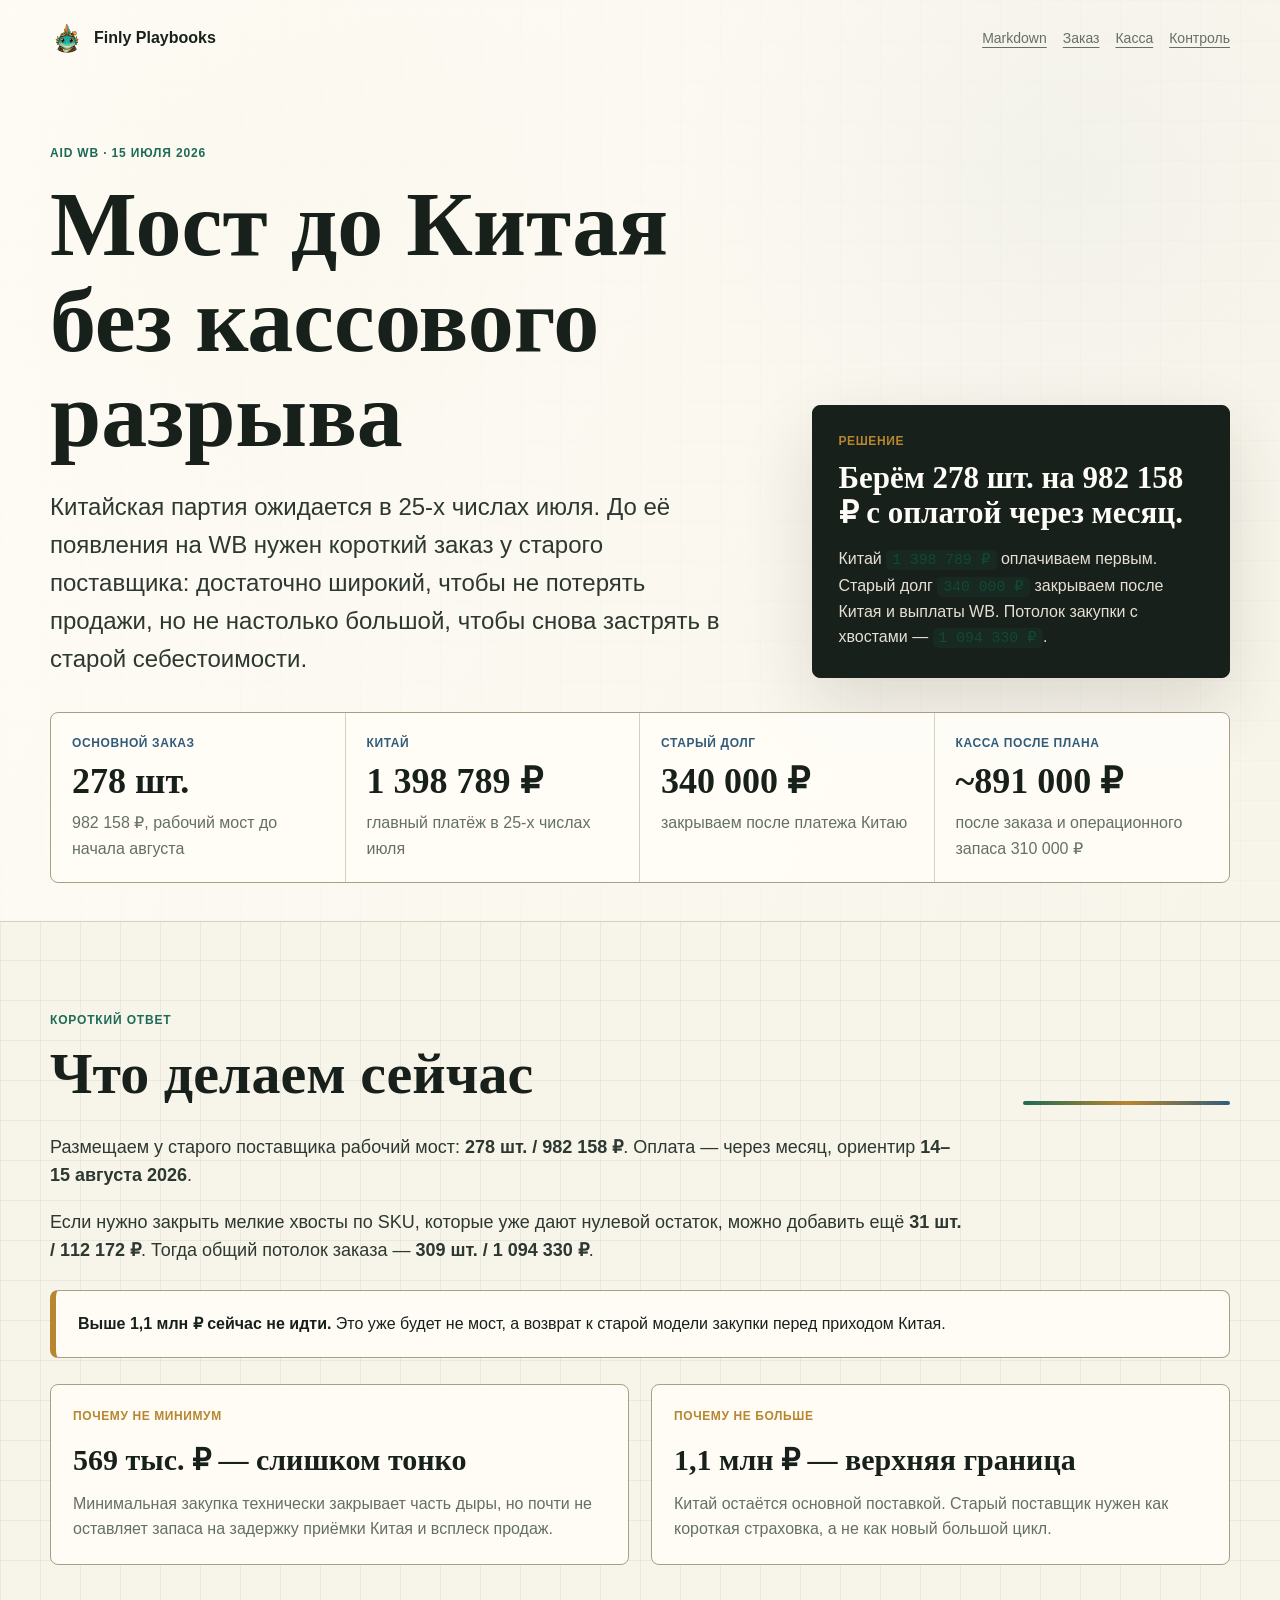
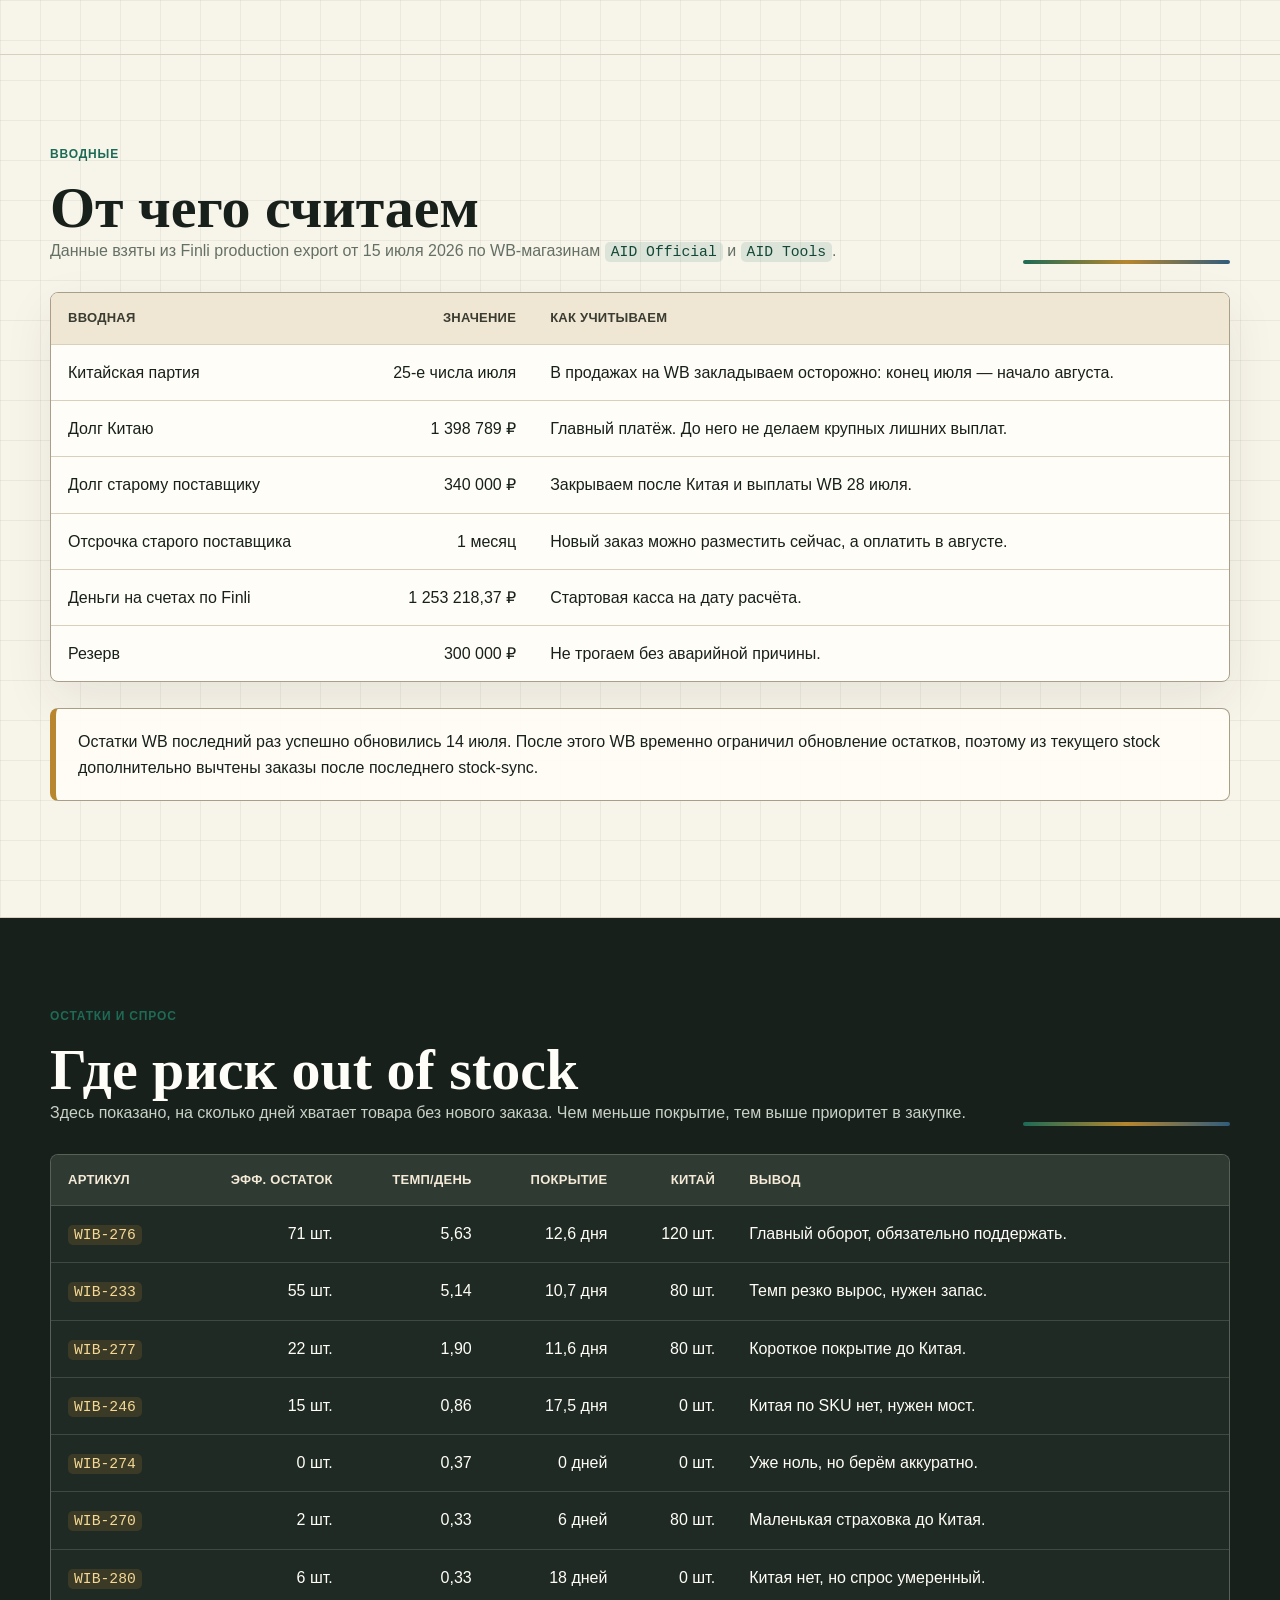
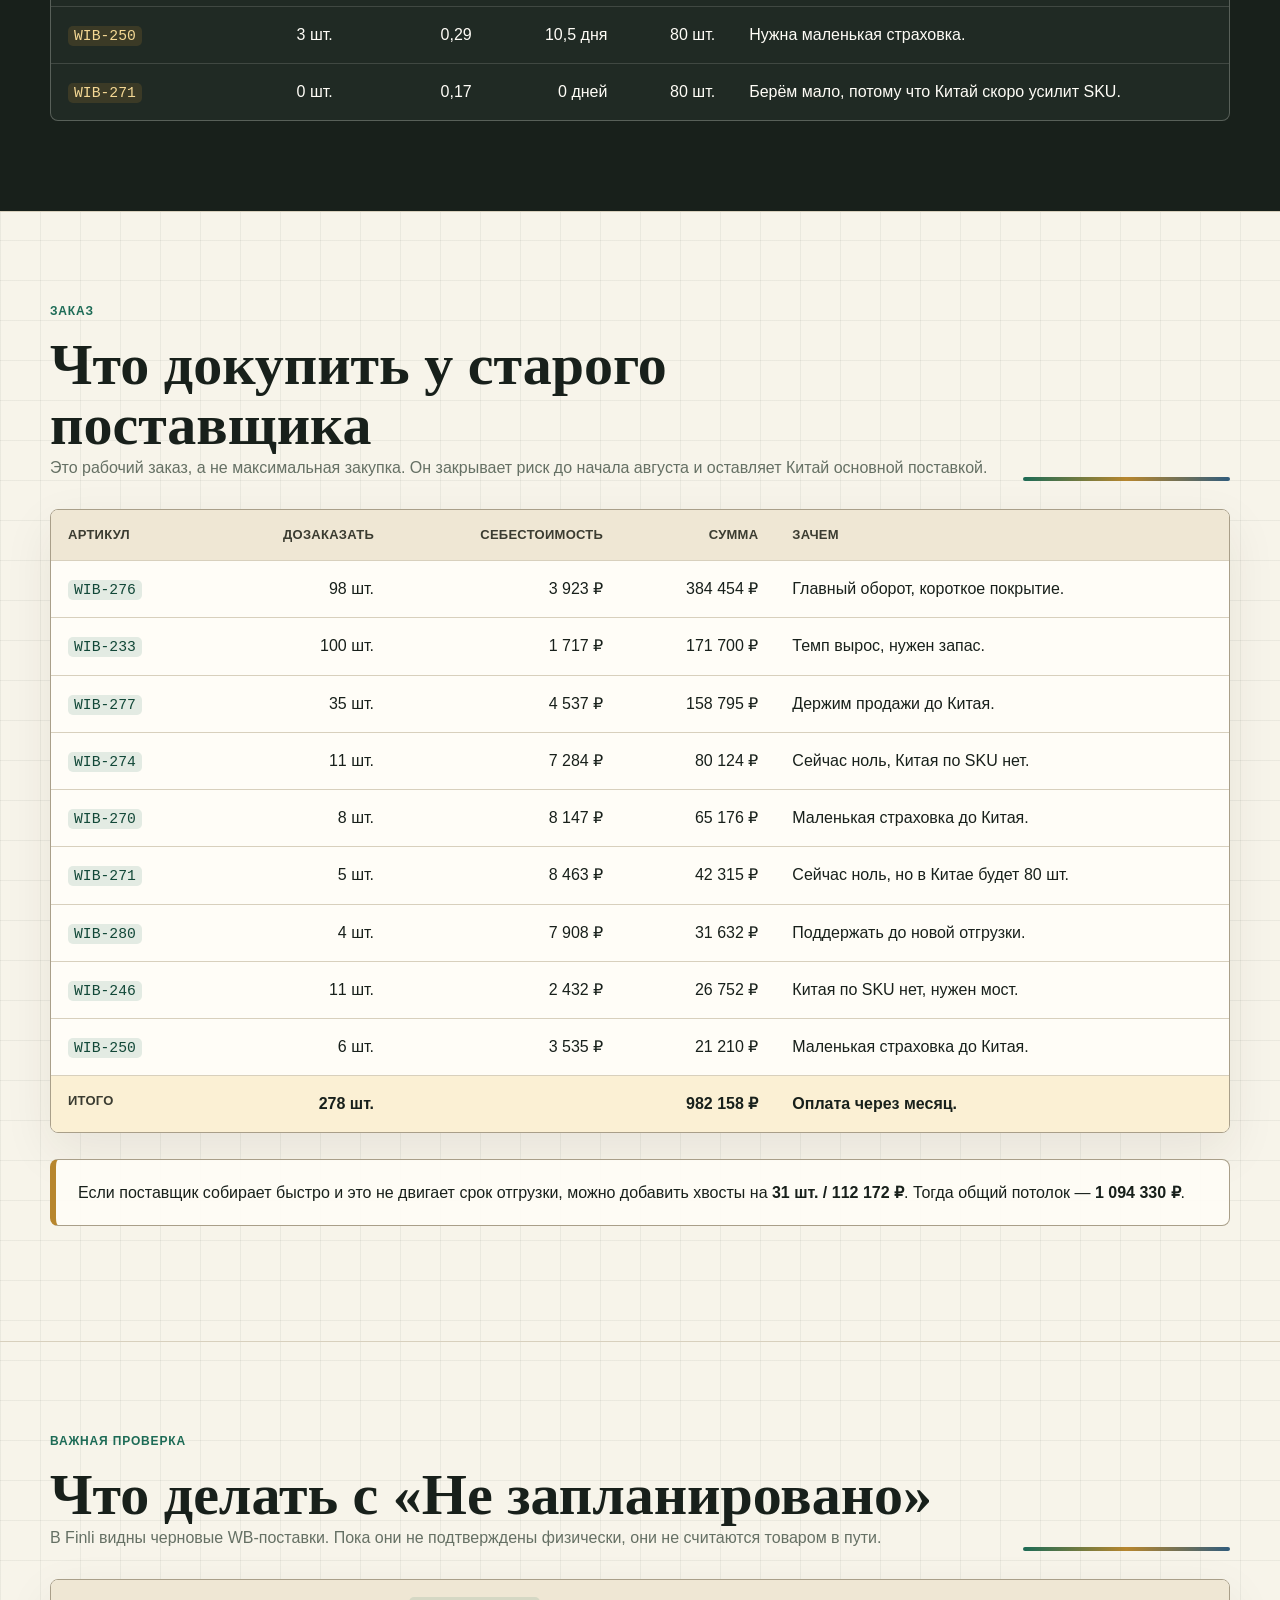
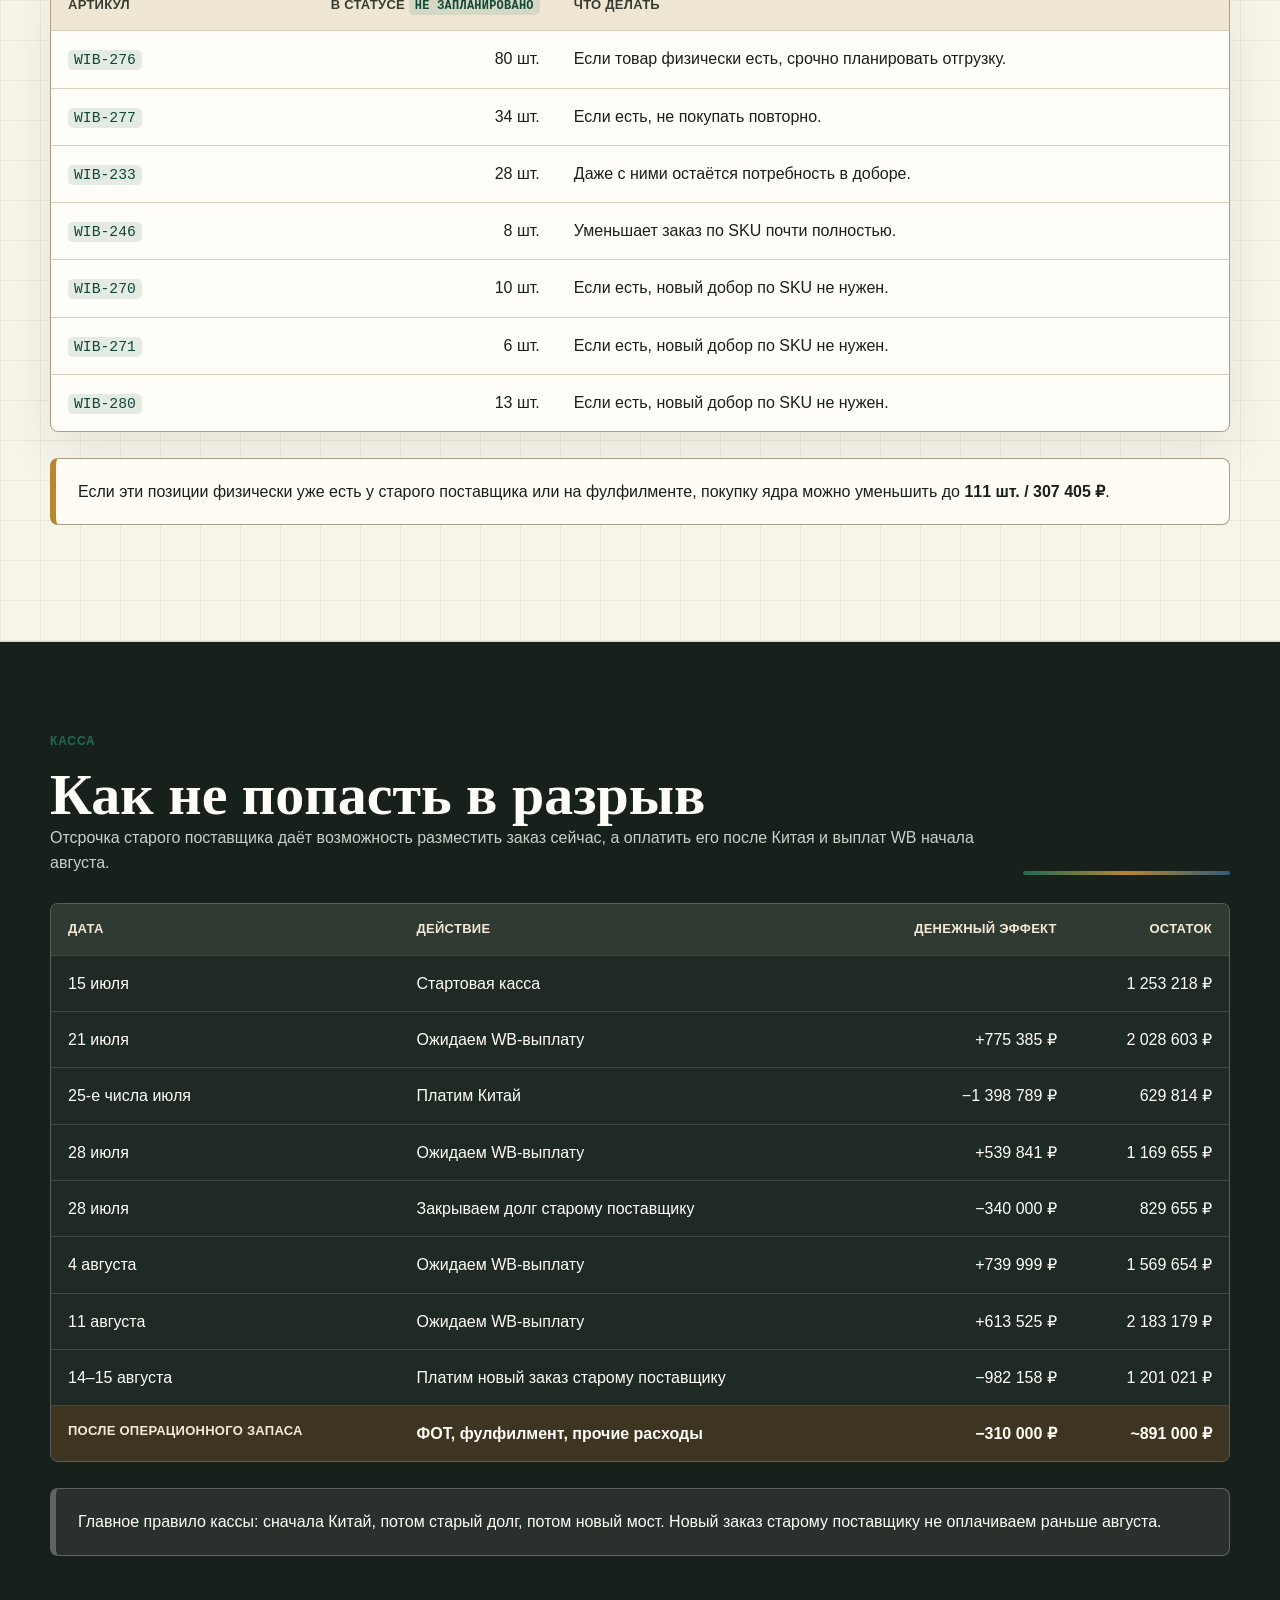
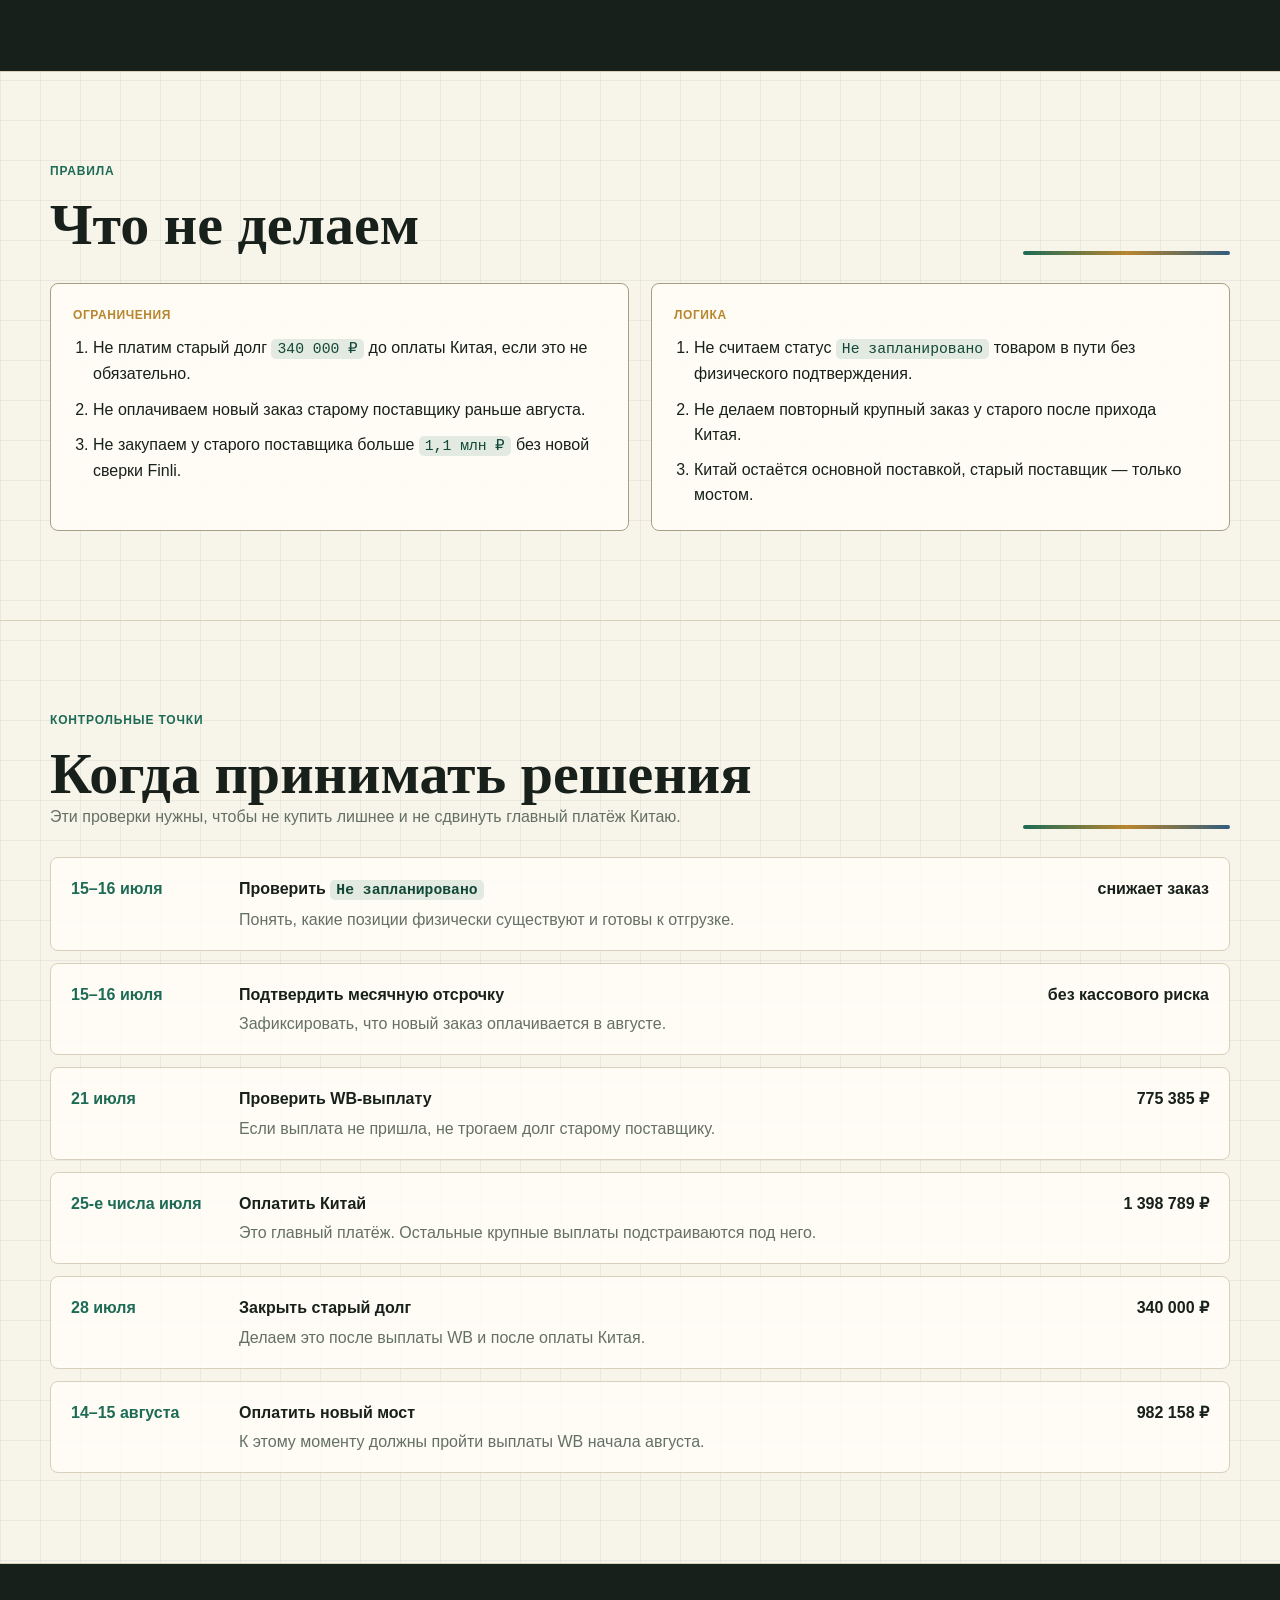
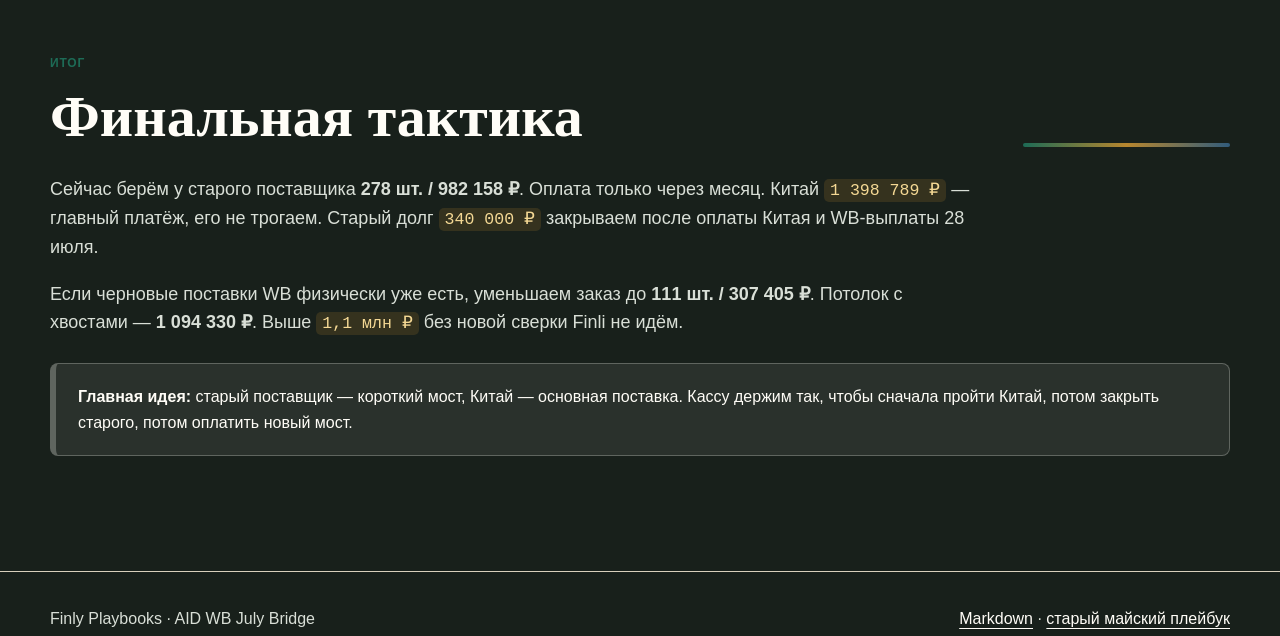
<file: aid-wb-july-bridge-playbook.html>
<!DOCTYPE html>
<html lang="ru">
  <head>
    <meta charset="utf-8">
    <meta name="viewport" content="width=device-width, initial-scale=1">
    <meta
      name="description"
      content="AID WB July Bridge Playbook: сколько докупить у старого поставщика, как пройти оплату Китая и не попасть в кассовый разрыв."
    >
    <title>AID WB · July Bridge Playbook</title>
    <link rel="icon" href="./assets/mascot/nav-icon.webp" type="image/webp">
    <link rel="stylesheet" href="./assets/aid-july-bridge-playbook.css">
  </head>
  <body>
    <header class="hero">
      <nav class="topbar" aria-label="Навигация">
        <a href="./" class="brand">
          <img src="./assets/mascot/nav-icon.webp" alt="" width="34" height="34">
          <span>Finly Playbooks</span>
        </a>
        <div class="topbar__links">
          <a href="./aid-wb-july-bridge-playbook.md">Markdown</a>
          <a href="#order">Заказ</a>
          <a href="#cash">Касса</a>
          <a href="#controls">Контроль</a>
        </div>
      </nav>

      <div class="hero__grid">
        <div>
          <p class="kicker">AID WB · 15 июля 2026</p>
          <h1>Мост до Китая без кассового разрыва</h1>
          <p class="lead">
            Китайская партия ожидается в 25-х числах июля. До её появления на
            WB нужен короткий заказ у старого поставщика: достаточно широкий,
            чтобы не потерять продажи, но не настолько большой, чтобы снова
            застрять в старой себестоимости.
          </p>
        </div>

        <aside class="decision-panel" aria-label="Главное решение">
          <span>Решение</span>
          <strong>Берём 278 шт. на 982 158 ₽ с оплатой через месяц.</strong>
          <p>
            Китай <code>1 398 789 ₽</code> оплачиваем первым. Старый долг
            <code>340 000 ₽</code>
            закрываем после Китая и выплаты WB. Потолок закупки с хвостами —
            <code>1 094 330 ₽</code>.
          </p>
        </aside>
      </div>

      <section class="metric-strip" aria-label="Ключевые показатели">
        <article>
          <span>Основной заказ</span>
          <strong>278 шт.</strong>
          <p>982 158 ₽, рабочий мост до начала августа</p>
        </article>
        <article>
          <span>Китай</span>
          <strong>1 398 789 ₽</strong>
          <p>главный платёж в 25-х числах июля</p>
        </article>
        <article>
          <span>Старый долг</span>
          <strong>340 000 ₽</strong>
          <p>закрываем после платежа Китаю</p>
        </article>
        <article>
          <span>Касса после плана</span>
          <strong>~891 000 ₽</strong>
          <p>после заказа и операционного запаса 310 000 ₽</p>
        </article>
      </section>
    </header>

    <main>
      <section class="section" id="answer">
        <div class="section__inner">
          <div class="section__heading">
            <div>
              <p class="kicker">Короткий ответ</p>
              <h2>Что делаем сейчас</h2>
            </div>
            <div class="divider"></div>
          </div>

          <div class="plain-text">
            <p>
              Размещаем у старого поставщика рабочий мост:
              <strong>278 шт. / 982 158 ₽</strong>. Оплата — через месяц,
              ориентир <strong>14–15 августа 2026</strong>.
            </p>
            <p>
              Если нужно закрыть мелкие хвосты по SKU, которые уже дают нулевой
              остаток, можно добавить ещё <strong>31 шт. / 112 172 ₽</strong>.
              Тогда общий потолок заказа — <strong>309 шт. / 1 094 330 ₽</strong>.
            </p>
          </div>

          <div class="callout">
            <p>
              <strong>Выше 1,1 млн ₽ сейчас не идти.</strong> Это уже будет не
              мост, а возврат к старой модели закупки перед приходом Китая.
            </p>
          </div>

          <div class="two-column">
            <article class="cash-card">
              <span>Почему не минимум</span>
              <strong>569 тыс. ₽ — слишком тонко</strong>
              <p>
                Минимальная закупка технически закрывает часть дыры, но почти
                не оставляет запаса на задержку приёмки Китая и всплеск продаж.
              </p>
            </article>
            <article class="cash-card">
              <span>Почему не больше</span>
              <strong>1,1 млн ₽ — верхняя граница</strong>
              <p>
                Китай остаётся основной поставкой. Старый поставщик нужен как
                короткая страховка, а не как новый большой цикл.
              </p>
            </article>
          </div>
        </div>
      </section>

      <section class="section" id="inputs">
        <div class="section__inner">
          <div class="section__heading">
            <div>
              <p class="kicker">Вводные</p>
              <h2>От чего считаем</h2>
              <p>
                Данные взяты из Finli production export от 15 июля 2026 по
                WB-магазинам <code>AID Official</code> и <code>AID Tools</code>.
              </p>
            </div>
            <div class="divider"></div>
          </div>

          <div class="table-wrap">
            <table>
              <thead>
                <tr>
                  <th scope="col">Вводная</th>
                  <th scope="col" class="num">Значение</th>
                  <th scope="col">Как учитываем</th>
                </tr>
              </thead>
              <tbody>
                <tr>
                  <td>Китайская партия</td>
                  <td class="num">25-е числа июля</td>
                  <td>В продажах на WB закладываем осторожно: конец июля — начало августа.</td>
                </tr>
                <tr>
                  <td>Долг Китаю</td>
                  <td class="num">1 398 789 ₽</td>
                  <td>Главный платёж. До него не делаем крупных лишних выплат.</td>
                </tr>
                <tr>
                  <td>Долг старому поставщику</td>
                  <td class="num">340 000 ₽</td>
                  <td>Закрываем после Китая и выплаты WB 28 июля.</td>
                </tr>
                <tr>
                  <td>Отсрочка старого поставщика</td>
                  <td class="num">1 месяц</td>
                  <td>Новый заказ можно разместить сейчас, а оплатить в августе.</td>
                </tr>
                <tr>
                  <td>Деньги на счетах по Finli</td>
                  <td class="num">1 253 218,37 ₽</td>
                  <td>Стартовая касса на дату расчёта.</td>
                </tr>
                <tr>
                  <td>Резерв</td>
                  <td class="num">300 000 ₽</td>
                  <td>Не трогаем без аварийной причины.</td>
                </tr>
              </tbody>
            </table>
          </div>

          <div class="callout">
            <p>
              Остатки WB последний раз успешно обновились 14 июля. После этого
              WB временно ограничил обновление остатков, поэтому из текущего
              stock дополнительно вычтены заказы после последнего stock-sync.
            </p>
          </div>
        </div>
      </section>

      <section class="section section--ink" id="stock">
        <div class="section__inner">
          <div class="section__heading">
            <div>
              <p class="kicker">Остатки и спрос</p>
              <h2>Где риск out of stock</h2>
              <p>
                Здесь показано, на сколько дней хватает товара без нового
                заказа. Чем меньше покрытие, тем выше приоритет в закупке.
              </p>
            </div>
            <div class="divider"></div>
          </div>

          <div class="table-wrap">
            <table>
              <thead>
                <tr>
                  <th scope="col">Артикул</th>
                  <th scope="col" class="num">Эфф. остаток</th>
                  <th scope="col" class="num">Темп/день</th>
                  <th scope="col" class="num">Покрытие</th>
                  <th scope="col" class="num">Китай</th>
                  <th scope="col">Вывод</th>
                </tr>
              </thead>
              <tbody>
                <tr>
                  <td><code>WIB-276</code></td>
                  <td class="num">71 шт.</td>
                  <td class="num">5,63</td>
                  <td class="num">12,6 дня</td>
                  <td class="num">120 шт.</td>
                  <td>Главный оборот, обязательно поддержать.</td>
                </tr>
                <tr>
                  <td><code>WIB-233</code></td>
                  <td class="num">55 шт.</td>
                  <td class="num">5,14</td>
                  <td class="num">10,7 дня</td>
                  <td class="num">80 шт.</td>
                  <td>Темп резко вырос, нужен запас.</td>
                </tr>
                <tr>
                  <td><code>WIB-277</code></td>
                  <td class="num">22 шт.</td>
                  <td class="num">1,90</td>
                  <td class="num">11,6 дня</td>
                  <td class="num">80 шт.</td>
                  <td>Короткое покрытие до Китая.</td>
                </tr>
                <tr>
                  <td><code>WIB-246</code></td>
                  <td class="num">15 шт.</td>
                  <td class="num">0,86</td>
                  <td class="num">17,5 дня</td>
                  <td class="num">0 шт.</td>
                  <td>Китая по SKU нет, нужен мост.</td>
                </tr>
                <tr>
                  <td><code>WIB-274</code></td>
                  <td class="num">0 шт.</td>
                  <td class="num">0,37</td>
                  <td class="num">0 дней</td>
                  <td class="num">0 шт.</td>
                  <td>Уже ноль, но берём аккуратно.</td>
                </tr>
                <tr>
                  <td><code>WIB-270</code></td>
                  <td class="num">2 шт.</td>
                  <td class="num">0,33</td>
                  <td class="num">6 дней</td>
                  <td class="num">80 шт.</td>
                  <td>Маленькая страховка до Китая.</td>
                </tr>
                <tr>
                  <td><code>WIB-280</code></td>
                  <td class="num">6 шт.</td>
                  <td class="num">0,33</td>
                  <td class="num">18 дней</td>
                  <td class="num">0 шт.</td>
                  <td>Китая нет, но спрос умеренный.</td>
                </tr>
                <tr>
                  <td><code>WIB-250</code></td>
                  <td class="num">3 шт.</td>
                  <td class="num">0,29</td>
                  <td class="num">10,5 дня</td>
                  <td class="num">80 шт.</td>
                  <td>Нужна маленькая страховка.</td>
                </tr>
                <tr>
                  <td><code>WIB-271</code></td>
                  <td class="num">0 шт.</td>
                  <td class="num">0,17</td>
                  <td class="num">0 дней</td>
                  <td class="num">80 шт.</td>
                  <td>Берём мало, потому что Китай скоро усилит SKU.</td>
                </tr>
              </tbody>
            </table>
          </div>
        </div>
      </section>

      <section class="section" id="order">
        <div class="section__inner">
          <div class="section__heading">
            <div>
              <p class="kicker">Заказ</p>
              <h2>Что докупить у старого поставщика</h2>
              <p>
                Это рабочий заказ, а не максимальная закупка. Он закрывает
                риск до начала августа и оставляет Китай основной поставкой.
              </p>
            </div>
            <div class="divider"></div>
          </div>

          <div class="table-wrap">
            <table>
              <thead>
                <tr>
                  <th scope="col">Артикул</th>
                  <th scope="col" class="num">Дозаказать</th>
                  <th scope="col" class="num">Себестоимость</th>
                  <th scope="col" class="num">Сумма</th>
                  <th scope="col">Зачем</th>
                </tr>
              </thead>
              <tbody>
                <tr>
                  <td><code>WIB-276</code></td>
                  <td class="num">98 шт.</td>
                  <td class="num">3 923 ₽</td>
                  <td class="num">384 454 ₽</td>
                  <td>Главный оборот, короткое покрытие.</td>
                </tr>
                <tr>
                  <td><code>WIB-233</code></td>
                  <td class="num">100 шт.</td>
                  <td class="num">1 717 ₽</td>
                  <td class="num">171 700 ₽</td>
                  <td>Темп вырос, нужен запас.</td>
                </tr>
                <tr>
                  <td><code>WIB-277</code></td>
                  <td class="num">35 шт.</td>
                  <td class="num">4 537 ₽</td>
                  <td class="num">158 795 ₽</td>
                  <td>Держим продажи до Китая.</td>
                </tr>
                <tr>
                  <td><code>WIB-274</code></td>
                  <td class="num">11 шт.</td>
                  <td class="num">7 284 ₽</td>
                  <td class="num">80 124 ₽</td>
                  <td>Сейчас ноль, Китая по SKU нет.</td>
                </tr>
                <tr>
                  <td><code>WIB-270</code></td>
                  <td class="num">8 шт.</td>
                  <td class="num">8 147 ₽</td>
                  <td class="num">65 176 ₽</td>
                  <td>Маленькая страховка до Китая.</td>
                </tr>
                <tr>
                  <td><code>WIB-271</code></td>
                  <td class="num">5 шт.</td>
                  <td class="num">8 463 ₽</td>
                  <td class="num">42 315 ₽</td>
                  <td>Сейчас ноль, но в Китае будет 80 шт.</td>
                </tr>
                <tr>
                  <td><code>WIB-280</code></td>
                  <td class="num">4 шт.</td>
                  <td class="num">7 908 ₽</td>
                  <td class="num">31 632 ₽</td>
                  <td>Поддержать до новой отгрузки.</td>
                </tr>
                <tr>
                  <td><code>WIB-246</code></td>
                  <td class="num">11 шт.</td>
                  <td class="num">2 432 ₽</td>
                  <td class="num">26 752 ₽</td>
                  <td>Китая по SKU нет, нужен мост.</td>
                </tr>
                <tr>
                  <td><code>WIB-250</code></td>
                  <td class="num">6 шт.</td>
                  <td class="num">3 535 ₽</td>
                  <td class="num">21 210 ₽</td>
                  <td>Маленькая страховка до Китая.</td>
                </tr>
                <tr class="total-row">
                  <th scope="row">Итого</th>
                  <td class="num">278 шт.</td>
                  <td></td>
                  <td class="num">982 158 ₽</td>
                  <td>Оплата через месяц.</td>
                </tr>
              </tbody>
            </table>
          </div>

          <div class="callout">
            <p>
              Если поставщик собирает быстро и это не двигает срок отгрузки,
              можно добавить хвосты на <strong>31 шт. / 112 172 ₽</strong>.
              Тогда общий потолок — <strong>1 094 330 ₽</strong>.
            </p>
          </div>
        </div>
      </section>

      <section class="section" id="drafts">
        <div class="section__inner">
          <div class="section__heading">
            <div>
              <p class="kicker">Важная проверка</p>
              <h2>Что делать с «Не запланировано»</h2>
              <p>
                В Finli видны черновые WB-поставки. Пока они не подтверждены
                физически, они не считаются товаром в пути.
              </p>
            </div>
            <div class="divider"></div>
          </div>

          <div class="table-wrap">
            <table>
              <thead>
                <tr>
                  <th scope="col">Артикул</th>
                  <th scope="col" class="num">В статусе <code>Не запланировано</code></th>
                  <th scope="col">Что делать</th>
                </tr>
              </thead>
              <tbody>
                <tr>
                  <td><code>WIB-276</code></td>
                  <td class="num">80 шт.</td>
                  <td>Если товар физически есть, срочно планировать отгрузку.</td>
                </tr>
                <tr>
                  <td><code>WIB-277</code></td>
                  <td class="num">34 шт.</td>
                  <td>Если есть, не покупать повторно.</td>
                </tr>
                <tr>
                  <td><code>WIB-233</code></td>
                  <td class="num">28 шт.</td>
                  <td>Даже с ними остаётся потребность в доборе.</td>
                </tr>
                <tr>
                  <td><code>WIB-246</code></td>
                  <td class="num">8 шт.</td>
                  <td>Уменьшает заказ по SKU почти полностью.</td>
                </tr>
                <tr>
                  <td><code>WIB-270</code></td>
                  <td class="num">10 шт.</td>
                  <td>Если есть, новый добор по SKU не нужен.</td>
                </tr>
                <tr>
                  <td><code>WIB-271</code></td>
                  <td class="num">6 шт.</td>
                  <td>Если есть, новый добор по SKU не нужен.</td>
                </tr>
                <tr>
                  <td><code>WIB-280</code></td>
                  <td class="num">13 шт.</td>
                  <td>Если есть, новый добор по SKU не нужен.</td>
                </tr>
              </tbody>
            </table>
          </div>

          <div class="callout">
            <p>
              Если эти позиции физически уже есть у старого поставщика или на
              фулфилменте, покупку ядра можно уменьшить до
              <strong>111 шт. / 307 405 ₽</strong>.
            </p>
          </div>
        </div>
      </section>

      <section class="section section--ink" id="cash">
        <div class="section__inner">
          <div class="section__heading">
            <div>
              <p class="kicker">Касса</p>
              <h2>Как не попасть в разрыв</h2>
              <p>
                Отсрочка старого поставщика даёт возможность разместить заказ
                сейчас, а оплатить его после Китая и выплат WB начала августа.
              </p>
            </div>
            <div class="divider"></div>
          </div>

          <div class="table-wrap">
            <table>
              <thead>
                <tr>
                  <th scope="col">Дата</th>
                  <th scope="col">Действие</th>
                  <th scope="col" class="num">Денежный эффект</th>
                  <th scope="col" class="num">Остаток</th>
                </tr>
              </thead>
              <tbody>
                <tr>
                  <td>15 июля</td>
                  <td>Стартовая касса</td>
                  <td class="num"></td>
                  <td class="num">1 253 218 ₽</td>
                </tr>
                <tr>
                  <td>21 июля</td>
                  <td>Ожидаем WB-выплату</td>
                  <td class="num">+775 385 ₽</td>
                  <td class="num">2 028 603 ₽</td>
                </tr>
                <tr>
                  <td>25-е числа июля</td>
                  <td>Платим Китай</td>
                  <td class="num">−1 398 789 ₽</td>
                  <td class="num">629 814 ₽</td>
                </tr>
                <tr>
                  <td>28 июля</td>
                  <td>Ожидаем WB-выплату</td>
                  <td class="num">+539 841 ₽</td>
                  <td class="num">1 169 655 ₽</td>
                </tr>
                <tr>
                  <td>28 июля</td>
                  <td>Закрываем долг старому поставщику</td>
                  <td class="num">−340 000 ₽</td>
                  <td class="num">829 655 ₽</td>
                </tr>
                <tr>
                  <td>4 августа</td>
                  <td>Ожидаем WB-выплату</td>
                  <td class="num">+739 999 ₽</td>
                  <td class="num">1 569 654 ₽</td>
                </tr>
                <tr>
                  <td>11 августа</td>
                  <td>Ожидаем WB-выплату</td>
                  <td class="num">+613 525 ₽</td>
                  <td class="num">2 183 179 ₽</td>
                </tr>
                <tr>
                  <td>14–15 августа</td>
                  <td>Платим новый заказ старому поставщику</td>
                  <td class="num">−982 158 ₽</td>
                  <td class="num">1 201 021 ₽</td>
                </tr>
                <tr class="total-row">
                  <th scope="row">После операционного запаса</th>
                  <td>ФОТ, фулфилмент, прочие расходы</td>
                  <td class="num">−310 000 ₽</td>
                  <td class="num">~891 000 ₽</td>
                </tr>
              </tbody>
            </table>
          </div>

          <div class="callout">
            <p>
              Главное правило кассы: сначала Китай, потом старый долг, потом
              новый мост. Новый заказ старому поставщику не оплачиваем раньше
              августа.
            </p>
          </div>
        </div>
      </section>

      <section class="section" id="rules">
        <div class="section__inner">
          <div class="section__heading">
            <div>
              <p class="kicker">Правила</p>
              <h2>Что не делаем</h2>
            </div>
            <div class="divider"></div>
          </div>

          <div class="two-column">
            <article class="rule-list">
              <span>Ограничения</span>
              <ol>
                <li>Не платим старый долг <code>340 000 ₽</code> до оплаты Китая, если это не обязательно.</li>
                <li>Не оплачиваем новый заказ старому поставщику раньше августа.</li>
                <li>Не закупаем у старого поставщика больше <code>1,1 млн ₽</code> без новой сверки Finli.</li>
              </ol>
            </article>
            <article class="rule-list">
              <span>Логика</span>
              <ol>
                <li>Не считаем статус <code>Не запланировано</code> товаром в пути без физического подтверждения.</li>
                <li>Не делаем повторный крупный заказ у старого после прихода Китая.</li>
                <li>Китай остаётся основной поставкой, старый поставщик — только мостом.</li>
              </ol>
            </article>
          </div>
        </div>
      </section>

      <section class="section" id="controls">
        <div class="section__inner">
          <div class="section__heading">
            <div>
              <p class="kicker">Контрольные точки</p>
              <h2>Когда принимать решения</h2>
              <p>
                Эти проверки нужны, чтобы не купить лишнее и не сдвинуть
                главный платёж Китаю.
              </p>
            </div>
            <div class="divider"></div>
          </div>

          <div class="timeline" aria-label="Контрольные точки">
            <article>
              <time>15–16 июля</time>
              <div>
                <strong>Проверить <code>Не запланировано</code></strong>
                <p>Понять, какие позиции физически существуют и готовы к отгрузке.</p>
              </div>
              <div class="amount">снижает заказ</div>
            </article>
            <article>
              <time>15–16 июля</time>
              <div>
                <strong>Подтвердить месячную отсрочку</strong>
                <p>Зафиксировать, что новый заказ оплачивается в августе.</p>
              </div>
              <div class="amount">без кассового риска</div>
            </article>
            <article>
              <time>21 июля</time>
              <div>
                <strong>Проверить WB-выплату</strong>
                <p>Если выплата не пришла, не трогаем долг старому поставщику.</p>
              </div>
              <div class="amount">775 385 ₽</div>
            </article>
            <article>
              <time>25-е числа июля</time>
              <div>
                <strong>Оплатить Китай</strong>
                <p>Это главный платёж. Остальные крупные выплаты подстраиваются под него.</p>
              </div>
              <div class="amount">1 398 789 ₽</div>
            </article>
            <article>
              <time>28 июля</time>
              <div>
                <strong>Закрыть старый долг</strong>
                <p>Делаем это после выплаты WB и после оплаты Китая.</p>
              </div>
              <div class="amount">340 000 ₽</div>
            </article>
            <article>
              <time>14–15 августа</time>
              <div>
                <strong>Оплатить новый мост</strong>
                <p>К этому моменту должны пройти выплаты WB начала августа.</p>
              </div>
              <div class="amount">982 158 ₽</div>
            </article>
          </div>
        </div>
      </section>

      <section class="section section--ink" id="summary">
        <div class="section__inner">
          <div class="section__heading">
            <div>
              <p class="kicker">Итог</p>
              <h2>Финальная тактика</h2>
            </div>
            <div class="divider"></div>
          </div>

          <div class="plain-text">
            <p>
              Сейчас берём у старого поставщика <strong>278 шт. / 982 158 ₽</strong>.
              Оплата только через месяц. Китай <code>1 398 789 ₽</code> — главный платёж,
              его не трогаем. Старый долг <code>340 000 ₽</code> закрываем после оплаты
              Китая и WB-выплаты 28 июля.
            </p>
            <p>
              Если черновые поставки WB физически уже есть, уменьшаем заказ до
              <strong>111 шт. / 307 405 ₽</strong>. Потолок с хвостами —
              <strong>1 094 330 ₽</strong>. Выше <code>1,1 млн ₽</code> без новой сверки
              Finli не идём.
            </p>
          </div>

          <div class="callout">
            <p>
              <strong>Главная идея:</strong> старый поставщик — короткий мост,
              Китай — основная поставка. Кассу держим так, чтобы сначала пройти
              Китай, потом закрыть старого, потом оплатить новый мост.
            </p>
          </div>
        </div>
      </section>
    </main>

    <footer class="footer">
      <div class="footer__inner">
        <span>Finly Playbooks · AID WB July Bridge</span>
        <span>
          <a href="./aid-wb-july-bridge-playbook.md">Markdown</a>
          ·
          <a href="./wb-china-fbo-playbook.html">старый майский плейбук</a>
        </span>
      </div>
    </footer>
  </body>
</html>
</file>
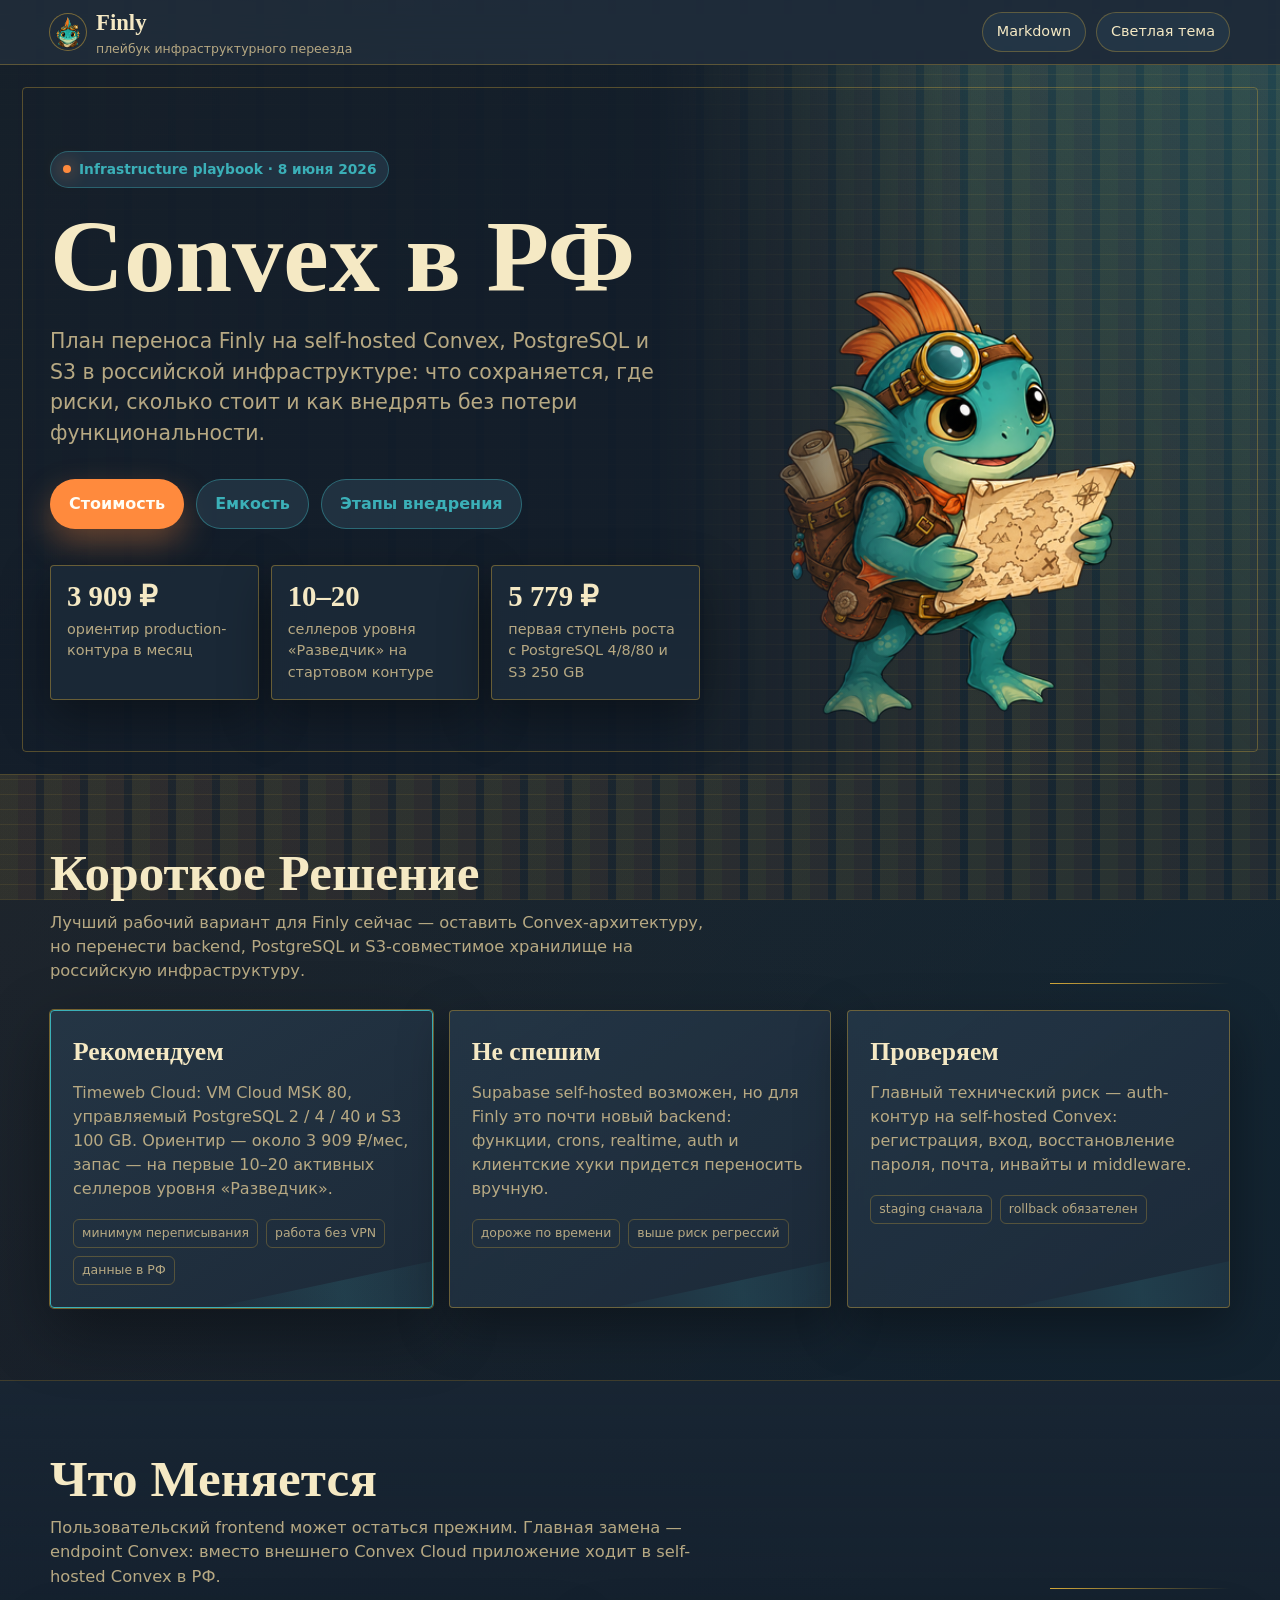
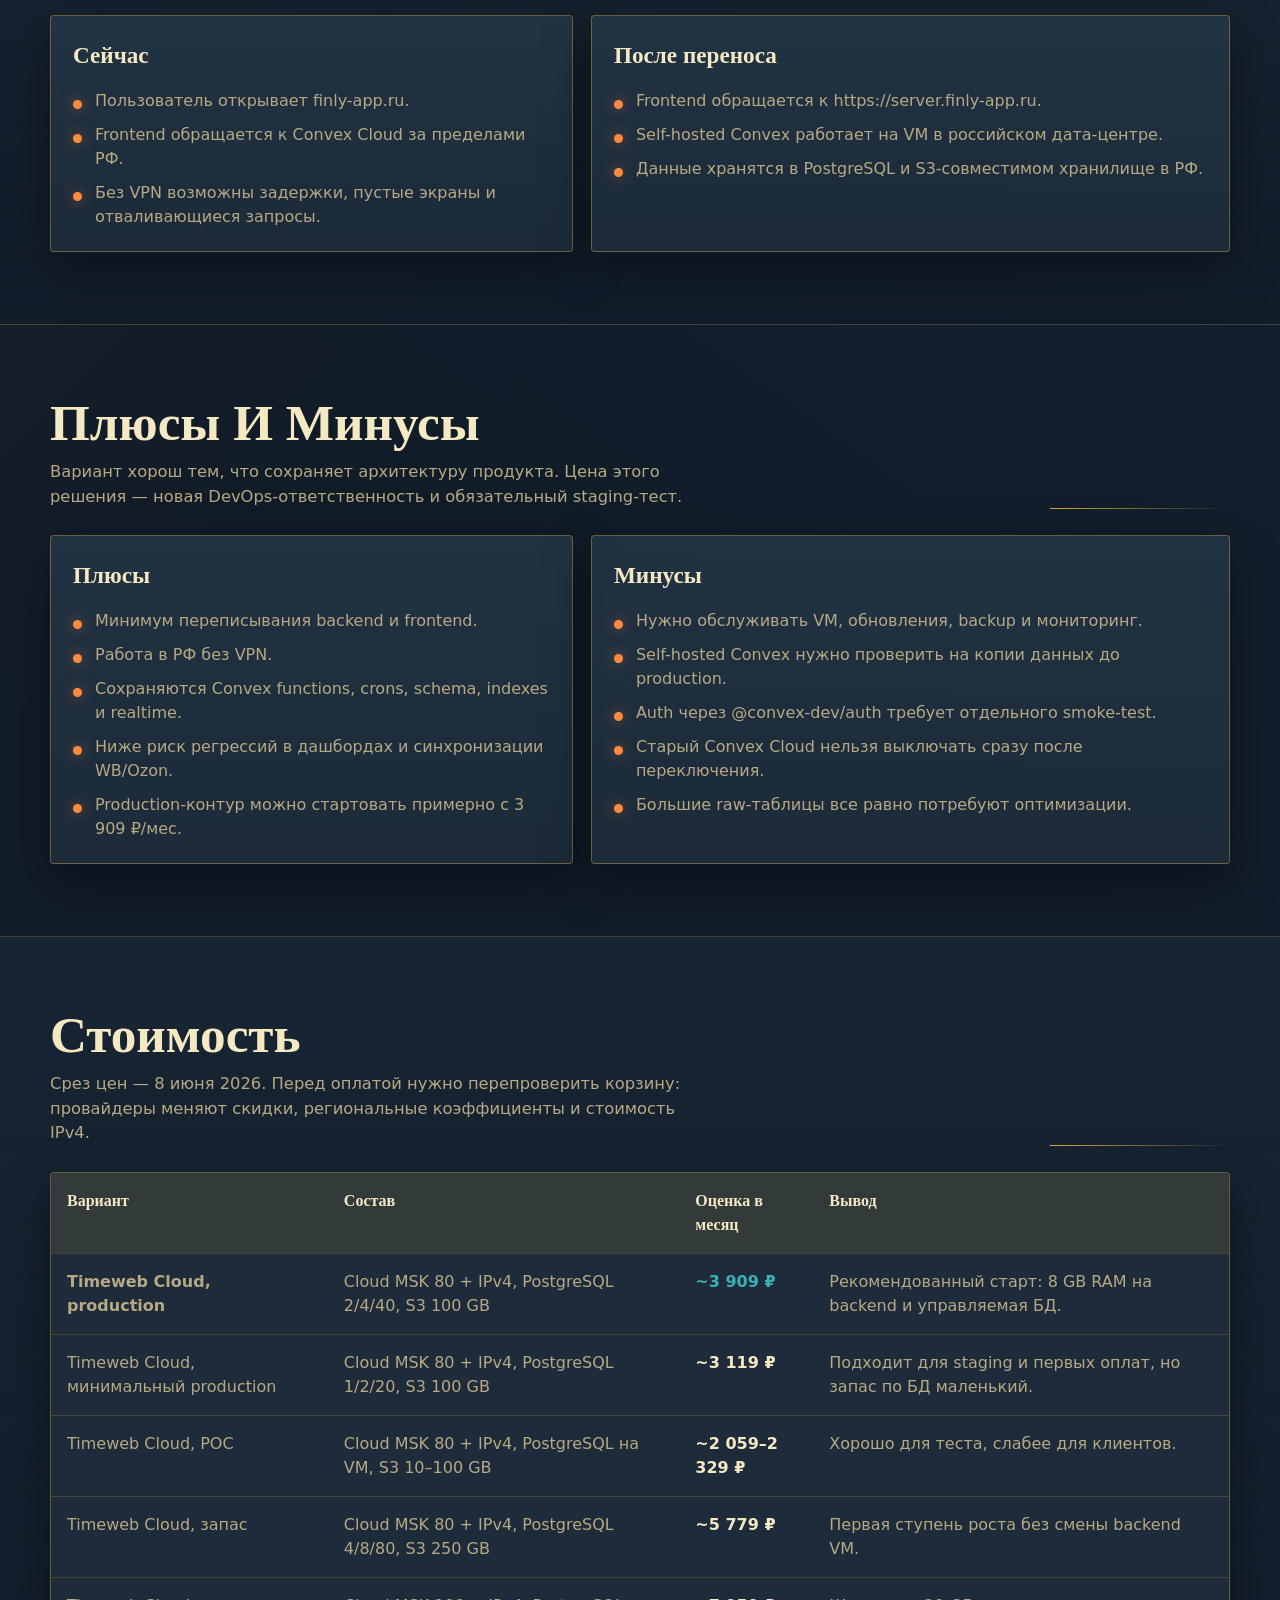
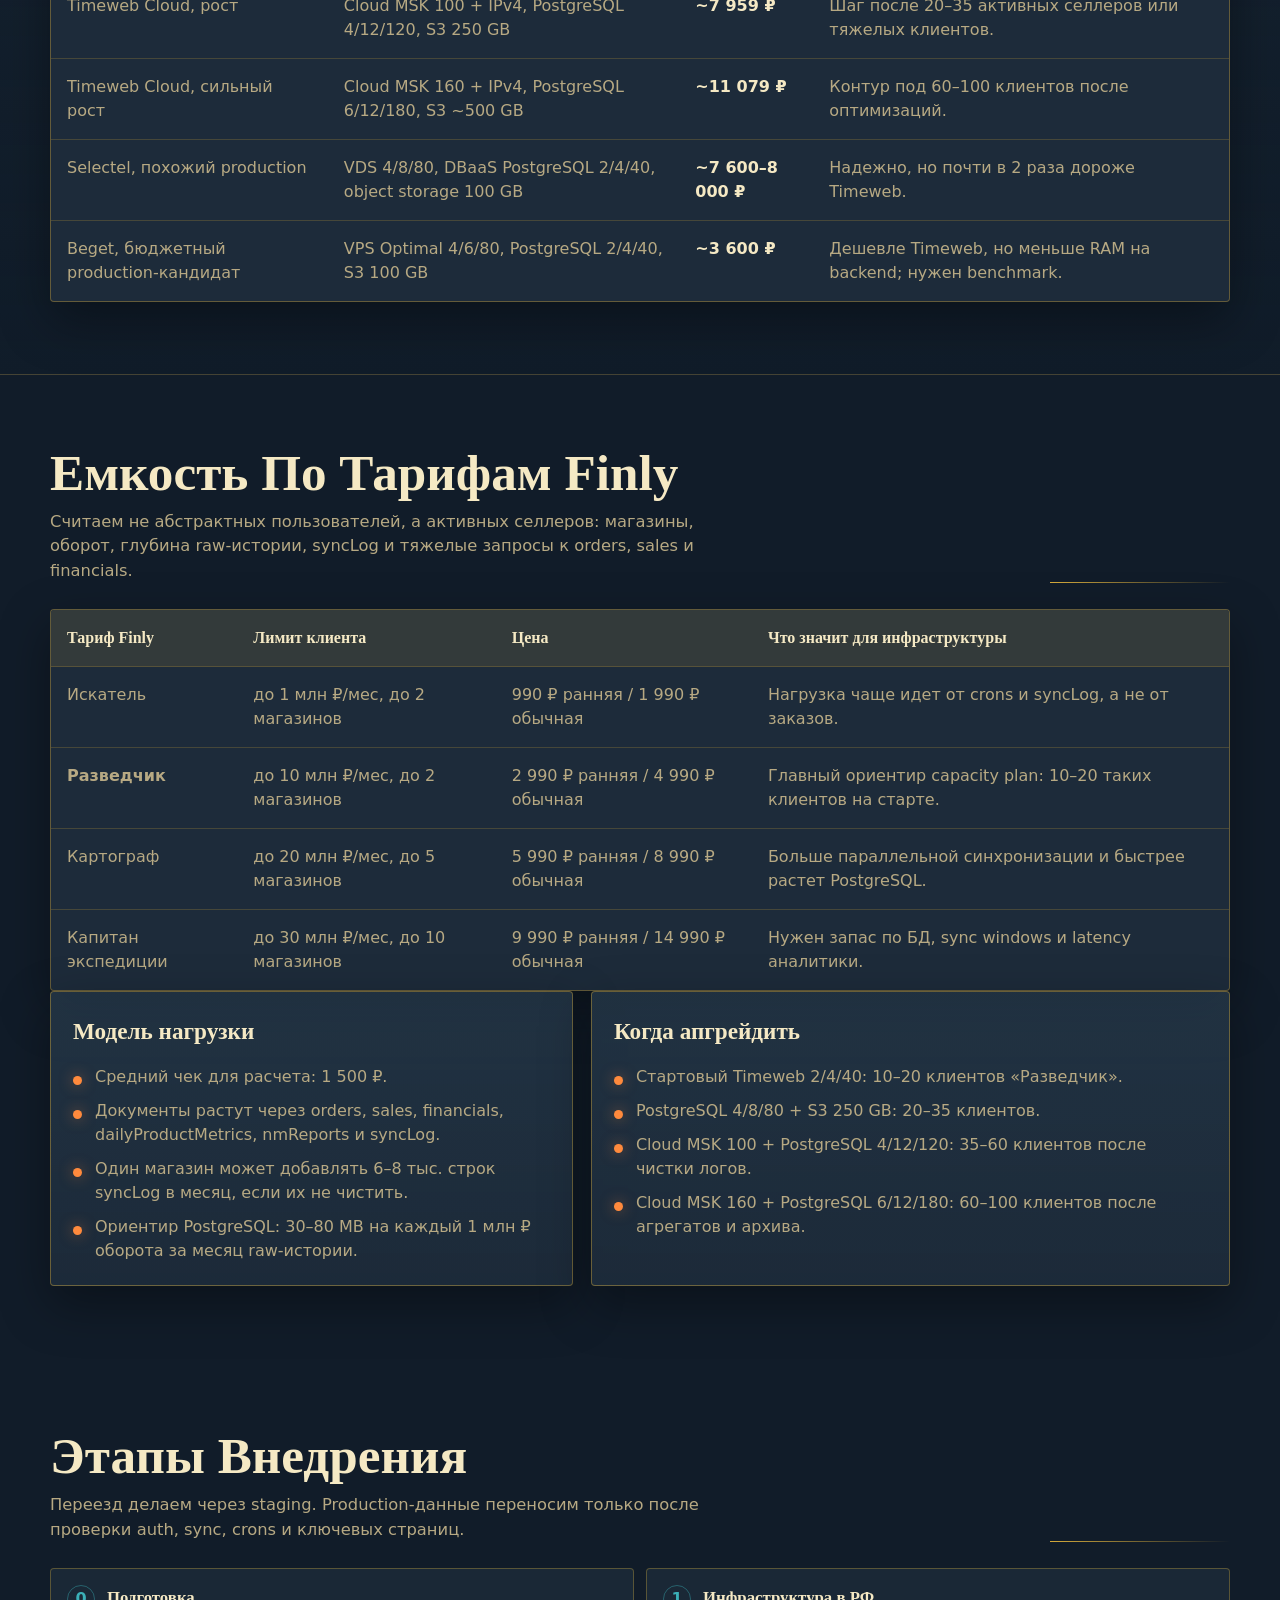
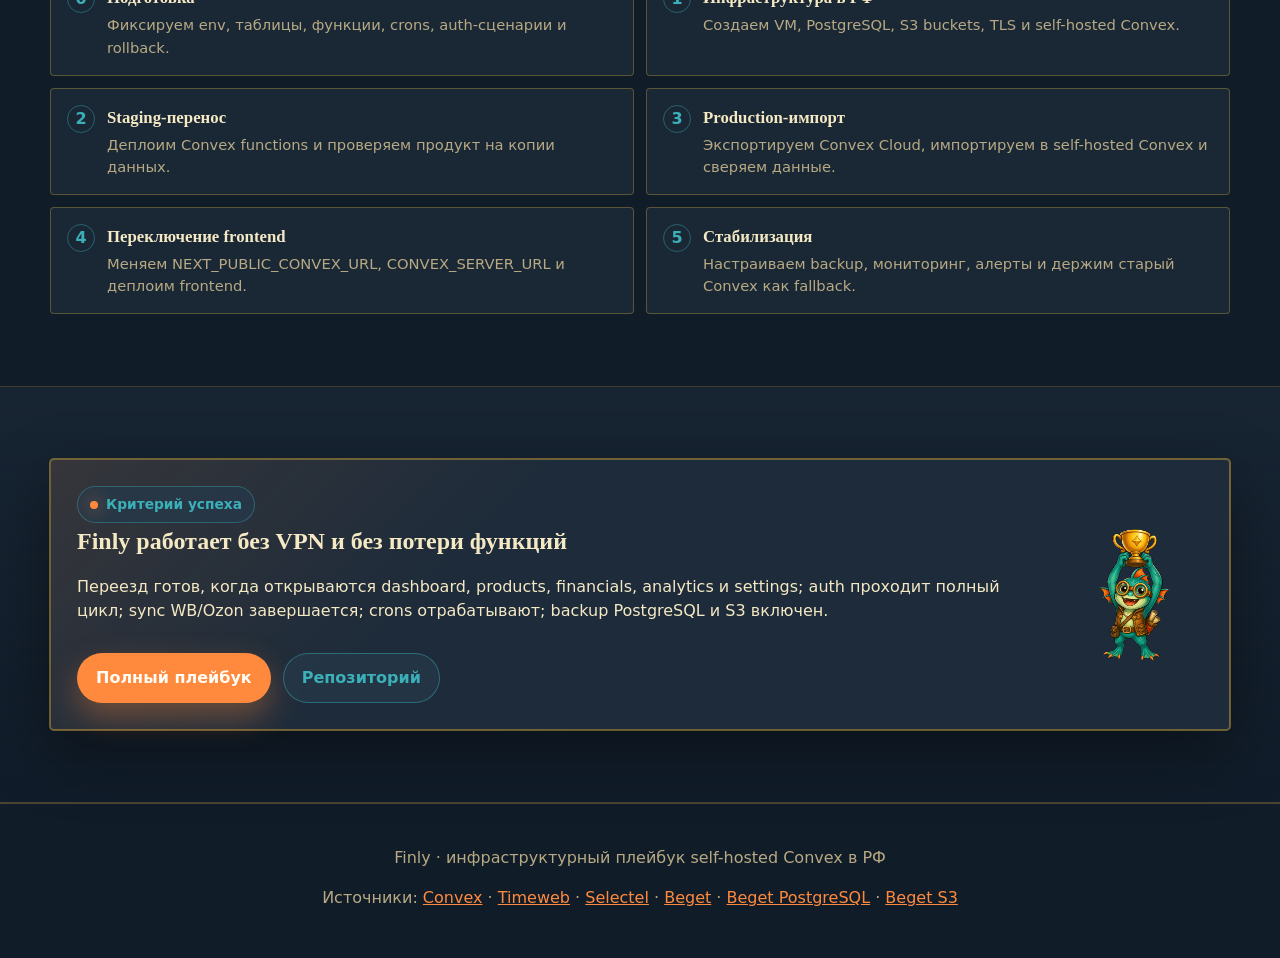
<file: convex-self-hosting-russia-playbook.html>
<!doctype html>
<html lang="ru" class="dark tavern">
  <head>
    <meta charset="utf-8" />
    <meta name="viewport" content="width=device-width, initial-scale=1" />
    <meta
      name="description"
      content="Плейбук Finly: перенос с Convex Cloud на self-hosted Convex, PostgreSQL и S3 в российской инфраструктуре, с расчетом стоимости и емкости по тарифам Finly."
    />
    <title>Finly · Self-hosted Convex в РФ</title>
    <link rel="icon" href="./assets/mascot/nav-icon.webp" type="image/webp" />
    <link rel="stylesheet" href="./assets/finly-pages.css" />
  </head>
  <body>
    <nav class="site-nav" aria-label="Навигация">
      <div class="page-shell site-nav__inner">
        <a class="brand" href="./">
          <img
            src="./assets/mascot/nav-icon.webp"
            alt=""
            width="36"
            height="36"
          />
          <span>
            <span class="brand__name">Finly</span>
            <span class="brand__note">плейбук инфраструктурного переезда</span>
          </span>
        </a>
        <div class="nav-actions">
          <a class="nav-link" href="./convex-self-hosting-russia-playbook.md"
            >Markdown</a
          >
          <button class="theme-button" type="button" id="theme-toggle">
            Ночная тема
          </button>
        </div>
      </div>
    </nav>

    <header class="hero">
      <div class="page-shell">
        <div class="hero__content">
          <span class="eyebrow">Infrastructure playbook · 8 июня 2026</span>
          <h1>Convex в РФ</h1>
          <p class="hero__lead">
            План переноса Finly на self-hosted Convex, PostgreSQL и S3 в
            российской инфраструктуре: что сохраняется, где риски, сколько стоит
            и как внедрять без потери функциональности.
          </p>
          <div class="hero__actions">
            <a class="button button--primary" href="#costs">Стоимость</a>
            <a class="button button--secondary" href="#capacity">Емкость</a>
            <a class="button button--secondary" href="#stages"
              >Этапы внедрения</a
            >
          </div>
          <div class="hero__metrics" aria-label="Ключевые ориентиры">
            <div class="rune-tile">
              <strong>3 909 ₽</strong>
              <span>ориентир production-контура в месяц</span>
            </div>
            <div class="rune-tile">
              <strong>10–20</strong>
              <span>селлеров уровня «Разведчик» на стартовом контуре</span>
            </div>
            <div class="rune-tile">
              <strong>5 779 ₽</strong>
              <span>первая ступень роста с PostgreSQL 4/8/80 и S3 250 GB</span>
            </div>
          </div>
        </div>
      </div>
    </header>

    <main>
      <section class="section" id="summary">
        <div class="page-shell">
          <div class="section-heading">
            <div>
              <h2>Короткое Решение</h2>
              <p>
                Лучший рабочий вариант для Finly сейчас — оставить
                Convex-архитектуру, но перенести backend, PostgreSQL и
                S3-совместимое хранилище на российскую инфраструктуру.
              </p>
            </div>
            <div class="divider-rune"></div>
          </div>

          <div class="map-grid">
            <article class="market-card market-card--focus">
              <h3>Рекомендуем</h3>
              <p>
                Timeweb Cloud: VM Cloud MSK 80, управляемый PostgreSQL 2 / 4 /
                40 и S3 100 GB. Ориентир — около 3 909 ₽/мес, запас — на
                первые 10–20 активных селлеров уровня «Разведчик».
              </p>
              <div class="tag-row">
                <span class="tag">минимум переписывания</span>
                <span class="tag">работа без VPN</span>
                <span class="tag">данные в РФ</span>
              </div>
            </article>

            <article class="market-card">
              <h3>Не спешим</h3>
              <p>
                Supabase self-hosted возможен, но для Finly это почти новый
                backend: функции, crons, realtime, auth и клиентские хуки
                придется переносить вручную.
              </p>
              <div class="tag-row">
                <span class="tag">дороже по времени</span>
                <span class="tag">выше риск регрессий</span>
              </div>
            </article>

            <article class="market-card">
              <h3>Проверяем</h3>
              <p>
                Главный технический риск — auth-контур на self-hosted Convex:
                регистрация, вход, восстановление пароля, почта, инвайты и
                middleware.
              </p>
              <div class="tag-row">
                <span class="tag">staging сначала</span>
                <span class="tag">rollback обязателен</span>
              </div>
            </article>
          </div>
        </div>
      </section>

      <section class="section section--surface" id="architecture">
        <div class="page-shell">
          <div class="section-heading">
            <div>
              <h2>Что Меняется</h2>
              <p>
                Пользовательский frontend может остаться прежним. Главная замена
                — endpoint Convex: вместо внешнего Convex Cloud приложение ходит
                в self-hosted Convex в РФ.
              </p>
            </div>
            <div class="divider-rune"></div>
          </div>

          <div class="strategy-grid">
            <article class="scroll-panel">
              <h3>Сейчас</h3>
              <ul>
                <li>Пользователь открывает finly-app.ru.</li>
                <li>Frontend обращается к Convex Cloud за пределами РФ.</li>
                <li>
                  Без VPN возможны задержки, пустые экраны и отваливающиеся
                  запросы.
                </li>
              </ul>
            </article>

            <article class="scroll-panel">
              <h3>После переноса</h3>
              <ul>
                <li>Frontend обращается к https://server.finly-app.ru.</li>
                <li>
                  Self-hosted Convex работает на VM в российском дата-центре.
                </li>
                <li>
                  Данные хранятся в PostgreSQL и S3-совместимом хранилище в РФ.
                </li>
              </ul>
            </article>
          </div>
        </div>
      </section>

      <section class="section" id="pros-cons">
        <div class="page-shell">
          <div class="section-heading">
            <div>
              <h2>Плюсы И Минусы</h2>
              <p>
                Вариант хорош тем, что сохраняет архитектуру продукта. Цена
                этого решения — новая DevOps-ответственность и обязательный
                staging-тест.
              </p>
            </div>
            <div class="divider-rune"></div>
          </div>

          <div class="strategy-grid">
            <article class="scroll-panel">
              <h3>Плюсы</h3>
              <ul>
                <li>Минимум переписывания backend и frontend.</li>
                <li>Работа в РФ без VPN.</li>
                <li>
                  Сохраняются Convex functions, crons, schema, indexes и
                  realtime.
                </li>
                <li>
                  Ниже риск регрессий в дашбордах и синхронизации WB/Ozon.
                </li>
                <li>
                  Production-контур можно стартовать примерно с 3 909 ₽/мес.
                </li>
              </ul>
            </article>

            <article class="scroll-panel">
              <h3>Минусы</h3>
              <ul>
                <li>Нужно обслуживать VM, обновления, backup и мониторинг.</li>
                <li>
                  Self-hosted Convex нужно проверить на копии данных до
                  production.
                </li>
                <li>
                  Auth через @convex-dev/auth требует отдельного smoke-test.
                </li>
                <li>
                  Старый Convex Cloud нельзя выключать сразу после переключения.
                </li>
                <li>Большие raw-таблицы все равно потребуют оптимизации.</li>
              </ul>
            </article>
          </div>
        </div>
      </section>

      <section class="section section--surface" id="costs">
        <div class="page-shell">
          <div class="section-heading">
            <div>
              <h2>Стоимость</h2>
              <p>
                Срез цен — 8 июня 2026. Перед оплатой нужно перепроверить
                корзину: провайдеры меняют скидки, региональные коэффициенты и
                стоимость IPv4.
              </p>
            </div>
            <div class="divider-rune"></div>
          </div>

          <div class="price-table">
            <table>
              <thead>
                <tr>
                  <th>Вариант</th>
                  <th>Состав</th>
                  <th>Оценка в месяц</th>
                  <th>Вывод</th>
                </tr>
              </thead>
              <tbody>
                <tr>
                  <td><strong>Timeweb Cloud, production</strong></td>
                  <td>Cloud MSK 80 + IPv4, PostgreSQL 2/4/40, S3 100 GB</td>
                  <td><span class="price price--our">~3 909 ₽</span></td>
                  <td>Рекомендованный старт: 8 GB RAM на backend и управляемая БД.</td>
                </tr>
                <tr>
                  <td>Timeweb Cloud, минимальный production</td>
                  <td>Cloud MSK 80 + IPv4, PostgreSQL 1/2/20, S3 100 GB</td>
                  <td><span class="price">~3 119 ₽</span></td>
                  <td>Подходит для staging и первых оплат, но запас по БД маленький.</td>
                </tr>
                <tr>
                  <td>Timeweb Cloud, POC</td>
                  <td>Cloud MSK 80 + IPv4, PostgreSQL на VM, S3 10–100 GB</td>
                  <td><span class="price">~2 059–2 329 ₽</span></td>
                  <td>Хорошо для теста, слабее для клиентов.</td>
                </tr>
                <tr>
                  <td>Timeweb Cloud, запас</td>
                  <td>Cloud MSK 80 + IPv4, PostgreSQL 4/8/80, S3 250 GB</td>
                  <td><span class="price">~5 779 ₽</span></td>
                  <td>Первая ступень роста без смены backend VM.</td>
                </tr>
                <tr>
                  <td>Timeweb Cloud, рост</td>
                  <td>Cloud MSK 100 + IPv4, PostgreSQL 4/12/120, S3 250 GB</td>
                  <td><span class="price">~7 959 ₽</span></td>
                  <td>Шаг после 20–35 активных селлеров или тяжелых клиентов.</td>
                </tr>
                <tr>
                  <td>Timeweb Cloud, сильный рост</td>
                  <td>Cloud MSK 160 + IPv4, PostgreSQL 6/12/180, S3 ~500 GB</td>
                  <td><span class="price">~11 079 ₽</span></td>
                  <td>Контур под 60–100 клиентов после оптимизаций.</td>
                </tr>
                <tr>
                  <td>Selectel, похожий production</td>
                  <td>
                    VDS 4/8/80, DBaaS PostgreSQL 2/4/40, object storage 100 GB
                  </td>
                  <td><span class="price">~7 600–8 000 ₽</span></td>
                  <td>Надежно, но почти в 2 раза дороже Timeweb.</td>
                </tr>
                <tr>
                  <td>Beget, бюджетный production-кандидат</td>
                  <td>
                    VPS Optimal 4/6/80, PostgreSQL 2/4/40, S3 100 GB
                  </td>
                  <td><span class="price">~3 600 ₽</span></td>
                  <td>
                    Дешевле Timeweb, но меньше RAM на backend; нужен benchmark.
                  </td>
                </tr>
              </tbody>
            </table>
          </div>
        </div>
      </section>

      <section class="section" id="capacity">
        <div class="page-shell">
          <div class="section-heading">
            <div>
              <h2>Емкость По Тарифам Finly</h2>
              <p>
                Считаем не абстрактных пользователей, а активных селлеров:
                магазины, оборот, глубина raw-истории, syncLog и тяжелые
                запросы к orders, sales и financials.
              </p>
            </div>
            <div class="divider-rune"></div>
          </div>

          <div class="price-table">
            <table>
              <thead>
                <tr>
                  <th>Тариф Finly</th>
                  <th>Лимит клиента</th>
                  <th>Цена</th>
                  <th>Что значит для инфраструктуры</th>
                </tr>
              </thead>
              <tbody>
                <tr>
                  <td>Искатель</td>
                  <td>до 1 млн ₽/мес, до 2 магазинов</td>
                  <td>990 ₽ ранняя / 1 990 ₽ обычная</td>
                  <td>Нагрузка чаще идет от crons и syncLog, а не от заказов.</td>
                </tr>
                <tr>
                  <td><strong>Разведчик</strong></td>
                  <td>до 10 млн ₽/мес, до 2 магазинов</td>
                  <td>2 990 ₽ ранняя / 4 990 ₽ обычная</td>
                  <td>Главный ориентир capacity plan: 10–20 таких клиентов на старте.</td>
                </tr>
                <tr>
                  <td>Картограф</td>
                  <td>до 20 млн ₽/мес, до 5 магазинов</td>
                  <td>5 990 ₽ ранняя / 8 990 ₽ обычная</td>
                  <td>Больше параллельной синхронизации и быстрее растет PostgreSQL.</td>
                </tr>
                <tr>
                  <td>Капитан экспедиции</td>
                  <td>до 30 млн ₽/мес, до 10 магазинов</td>
                  <td>9 990 ₽ ранняя / 14 990 ₽ обычная</td>
                  <td>Нужен запас по БД, sync windows и latency аналитики.</td>
                </tr>
              </tbody>
            </table>
          </div>

          <div class="strategy-grid">
            <article class="scroll-panel">
              <h3>Модель нагрузки</h3>
              <ul>
                <li>Средний чек для расчета: 1 500 ₽.</li>
                <li>Документы растут через orders, sales, financials, dailyProductMetrics, nmReports и syncLog.</li>
                <li>Один магазин может добавлять 6–8 тыс. строк syncLog в месяц, если их не чистить.</li>
                <li>Ориентир PostgreSQL: 30–80 MB на каждый 1 млн ₽ оборота за месяц raw-истории.</li>
              </ul>
            </article>

            <article class="scroll-panel">
              <h3>Когда апгрейдить</h3>
              <ul>
                <li>Стартовый Timeweb 2/4/40: 10–20 клиентов «Разведчик».</li>
                <li>PostgreSQL 4/8/80 + S3 250 GB: 20–35 клиентов.</li>
                <li>Cloud MSK 100 + PostgreSQL 4/12/120: 35–60 клиентов после чистки логов.</li>
                <li>Cloud MSK 160 + PostgreSQL 6/12/180: 60–100 клиентов после агрегатов и архива.</li>
              </ul>
            </article>
          </div>
        </div>
      </section>

      <section class="section" id="stages">
        <div class="page-shell">
          <div class="section-heading">
            <div>
              <h2>Этапы Внедрения</h2>
              <p>
                Переезд делаем через staging. Production-данные переносим только
                после проверки auth, sync, crons и ключевых страниц.
              </p>
            </div>
            <div class="divider-rune"></div>
          </div>

          <div class="quest-list">
            <article class="quest">
              <span class="quest__mark">0</span>
              <div>
                <h3>Подготовка</h3>
                <p>
                  Фиксируем env, таблицы, функции, crons, auth-сценарии и
                  rollback.
                </p>
              </div>
            </article>
            <article class="quest">
              <span class="quest__mark">1</span>
              <div>
                <h3>Инфраструктура в РФ</h3>
                <p>
                  Создаем VM, PostgreSQL, S3 buckets, TLS и self-hosted Convex.
                </p>
              </div>
            </article>
            <article class="quest">
              <span class="quest__mark">2</span>
              <div>
                <h3>Staging-перенос</h3>
                <p>
                  Деплоим Convex functions и проверяем продукт на копии данных.
                </p>
              </div>
            </article>
            <article class="quest">
              <span class="quest__mark">3</span>
              <div>
                <h3>Production-импорт</h3>
                <p>
                  Экспортируем Convex Cloud, импортируем в self-hosted Convex и
                  сверяем данные.
                </p>
              </div>
            </article>
            <article class="quest">
              <span class="quest__mark">4</span>
              <div>
                <h3>Переключение frontend</h3>
                <p>
                  Меняем NEXT_PUBLIC_CONVEX_URL, CONVEX_SERVER_URL и деплоим
                  frontend.
                </p>
              </div>
            </article>
            <article class="quest">
              <span class="quest__mark">5</span>
              <div>
                <h3>Стабилизация</h3>
                <p>
                  Настраиваем backup, мониторинг, алерты и держим старый Convex
                  как fallback.
                </p>
              </div>
            </article>
          </div>
        </div>
      </section>

      <section class="section section--surface" id="readiness">
        <div class="page-shell">
          <div class="closing">
            <div>
              <span class="eyebrow">Критерий успеха</span>
              <h2>Finly работает без VPN и без потери функций</h2>
              <p>
                Переезд готов, когда открываются dashboard, products,
                financials, analytics и settings; auth проходит полный цикл;
                sync WB/Ozon завершается; crons отрабатывают; backup PostgreSQL
                и S3 включен.
              </p>
              <div class="hero__actions">
                <a
                  class="button button--primary"
                  href="./convex-self-hosting-russia-playbook.md"
                >
                  Полный плейбук
                </a>
                <a
                  class="button button--secondary"
                  href="https://github.com/Pihenella/MFA"
                >
                  Репозиторий
                </a>
              </div>
            </div>
            <img
              src="./assets/mascot/achievement.webp"
              alt=""
              width="136"
              height="136"
            />
          </div>
        </div>
      </section>
    </main>

    <footer class="site-footer">
      <div class="page-shell">
        <p>Finly · инфраструктурный плейбук self-hosted Convex в РФ</p>
        <p>
          Источники:
          <a href="https://docs.convex.dev/self-hosting">Convex</a>
          ·
          <a href="https://timeweb.cloud/services/cloud-servers">Timeweb</a>
          ·
          <a href="https://selectel.ru/prices/">Selectel</a>
          ·
          <a href="https://beget.com/ru/vps">Beget</a>
          ·
          <a href="https://beget.com/ru/cloud/dbaas-postgresql">Beget PostgreSQL</a>
          ·
          <a href="https://beget.com/ru/cloud/storage">Beget S3</a>
        </p>
      </div>
    </footer>

    <script>
      const root = document.documentElement;
      const button = document.getElementById("theme-toggle");
      const savedMode = localStorage.getItem("finly_pages_mode");

      if (savedMode === "light") {
        root.classList.remove("dark", "tavern");
        root.classList.add("light");
        button.textContent = "Темная тема";
      } else {
        root.classList.remove("light");
        root.classList.add("dark", "tavern");
        button.textContent = "Светлая тема";
      }

      button.addEventListener("click", () => {
        const isDark = root.classList.toggle("dark");
        root.classList.toggle("light", !isDark);
        root.classList.toggle("tavern", isDark);
        localStorage.setItem("finly_pages_mode", isDark ? "dark" : "light");
        button.textContent = isDark ? "Светлая тема" : "Темная тема";
      });
    </script>
  </body>
</html>
</file>
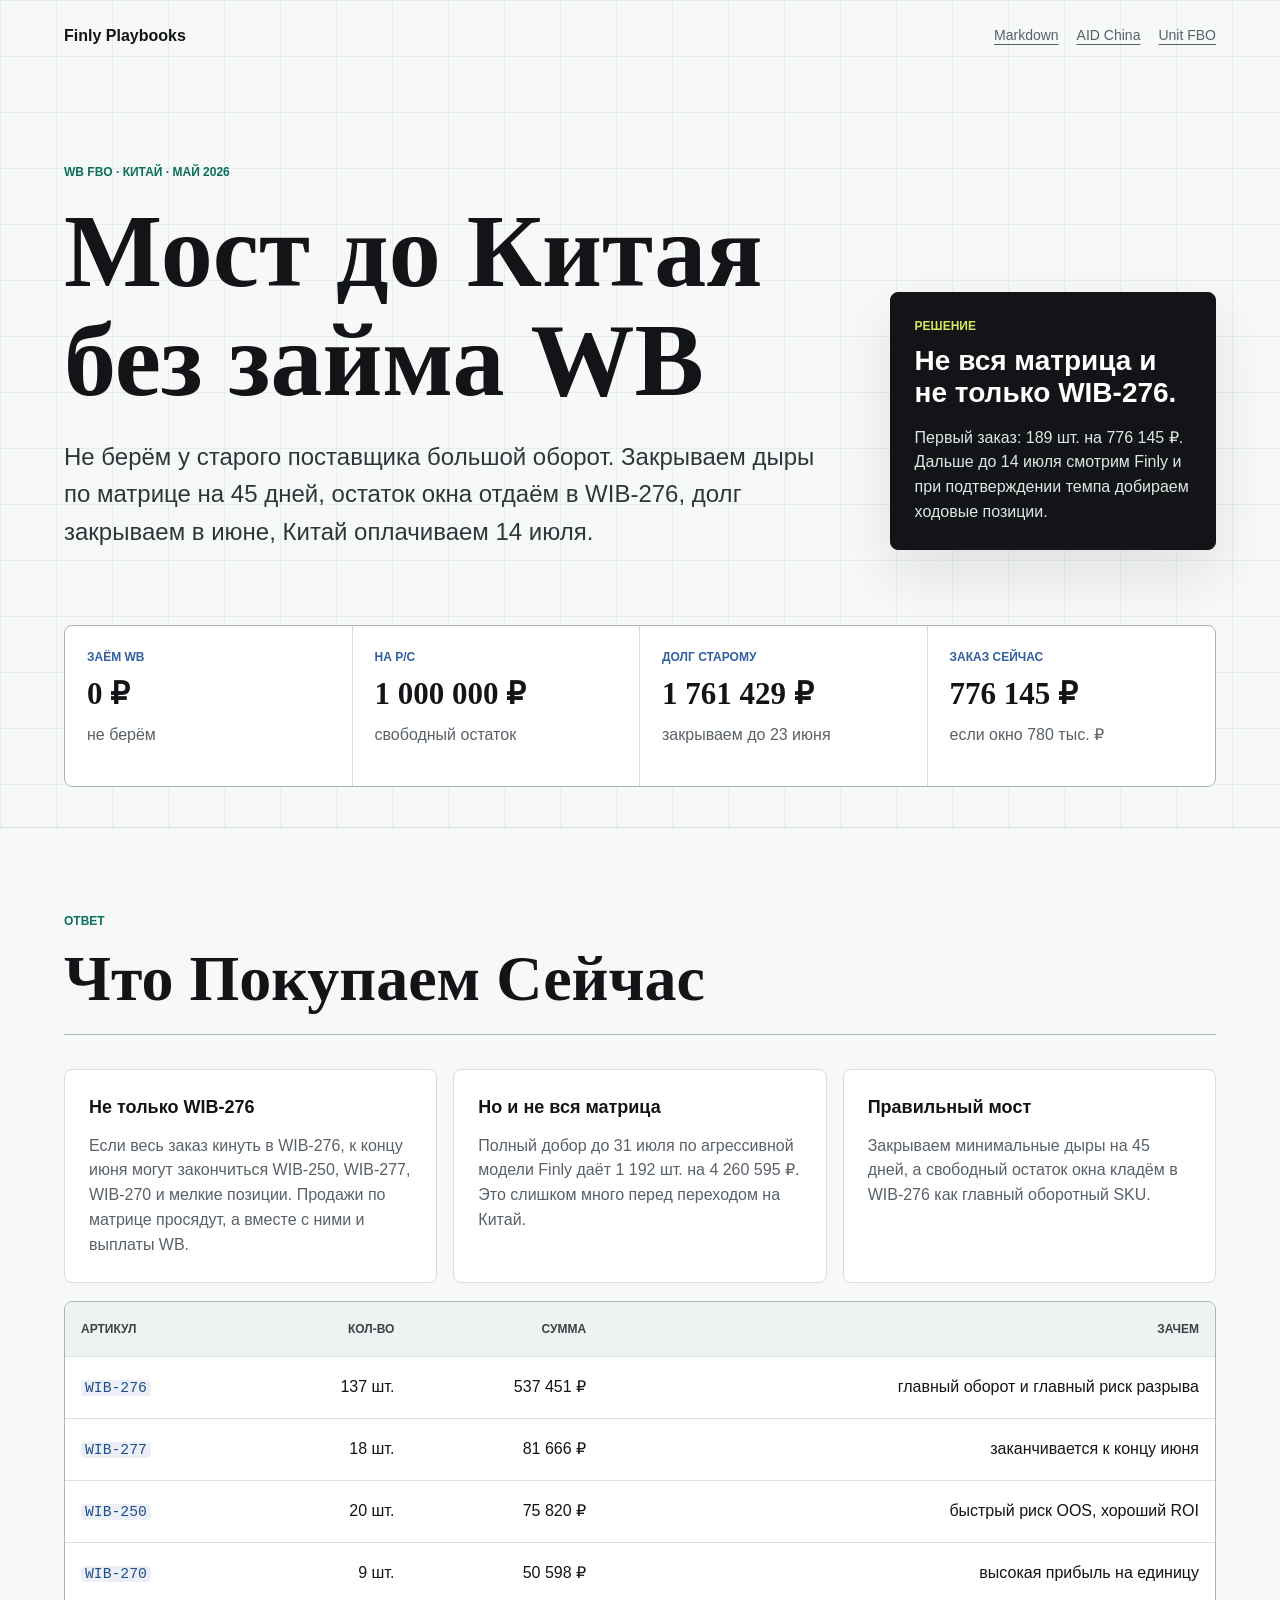
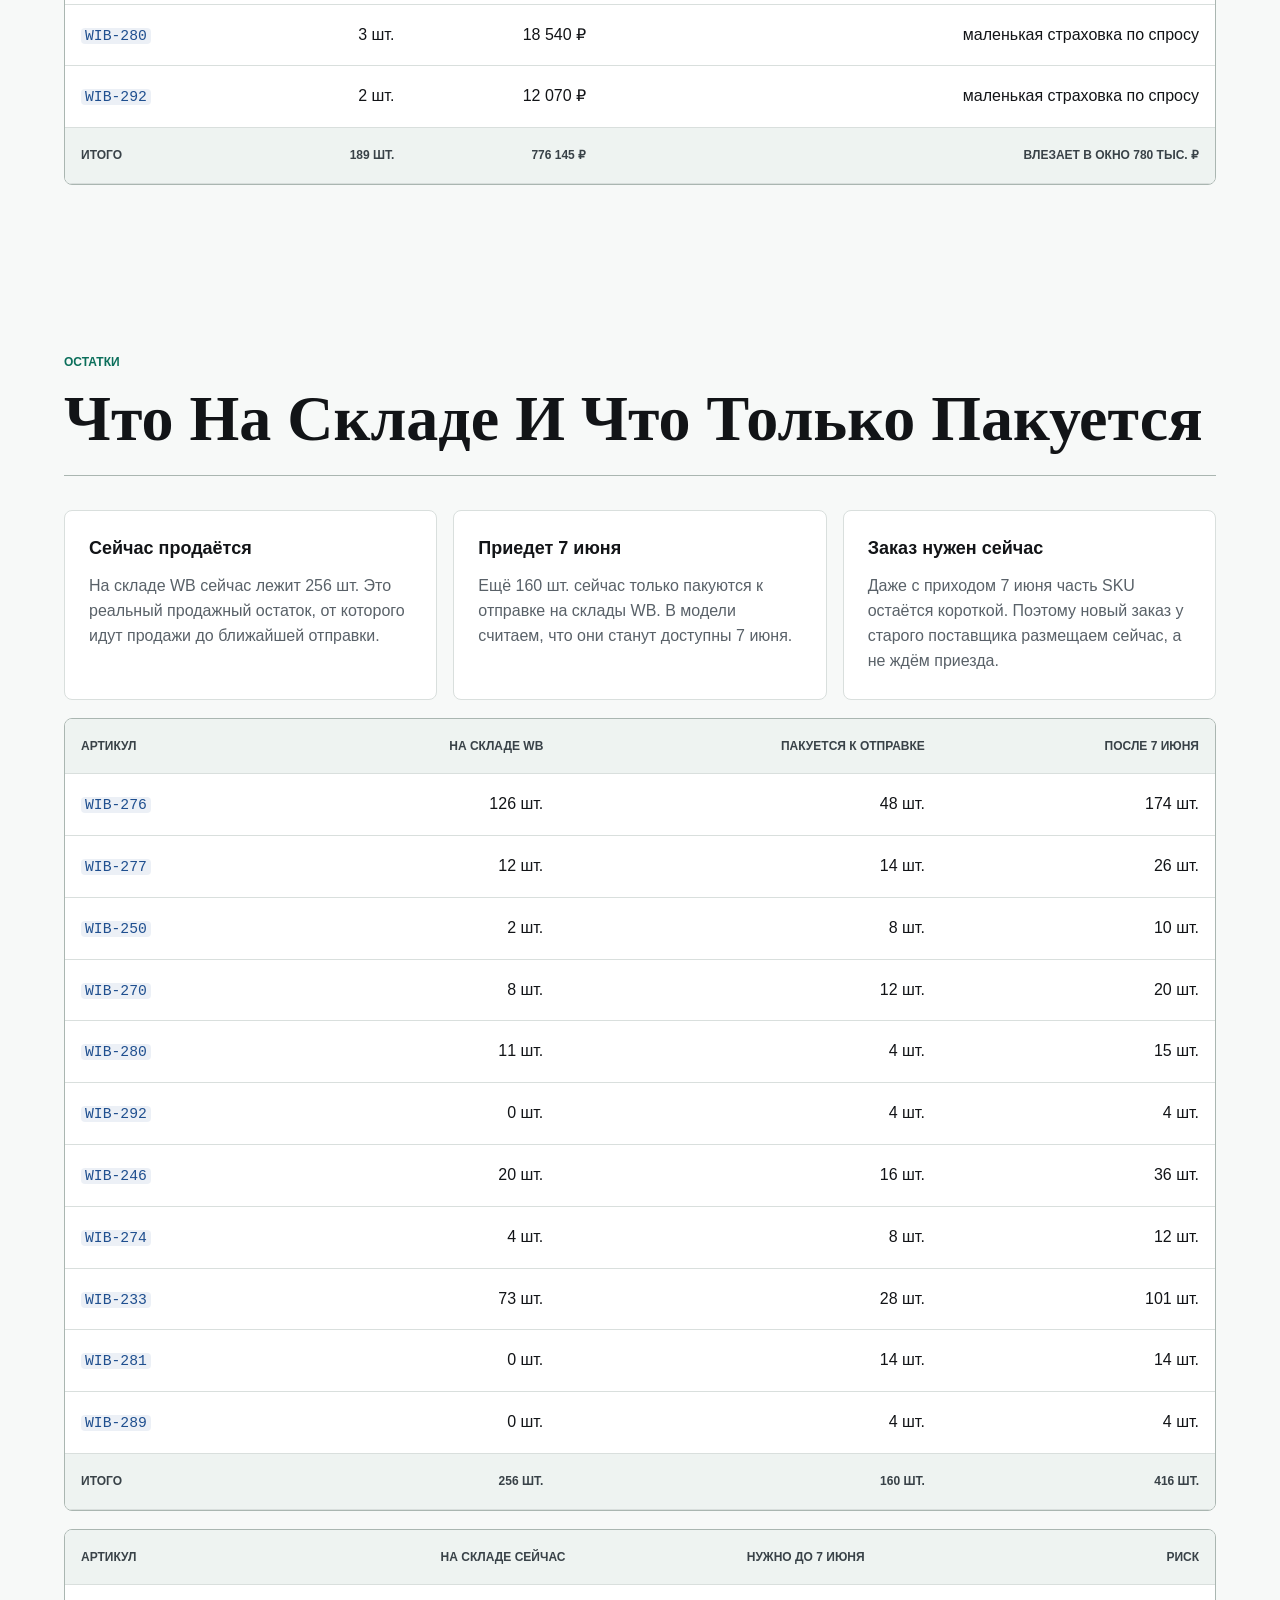
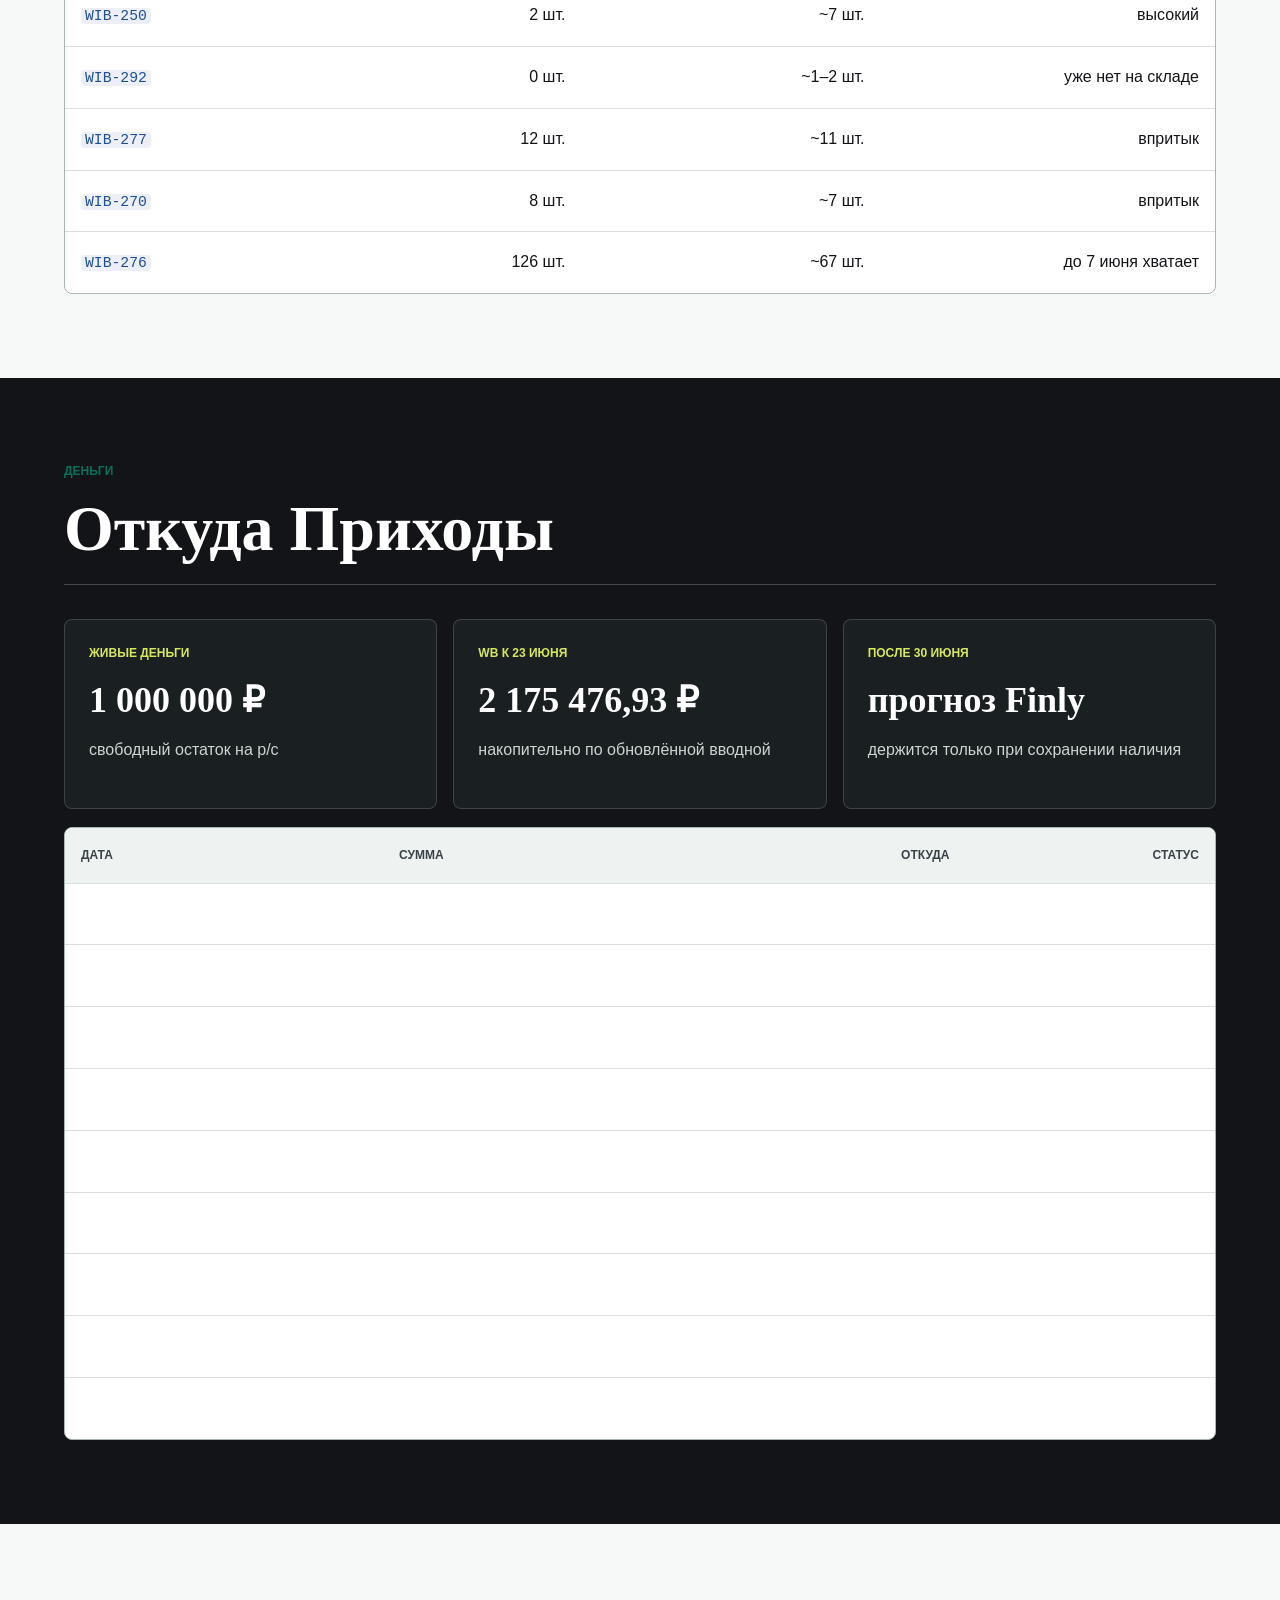
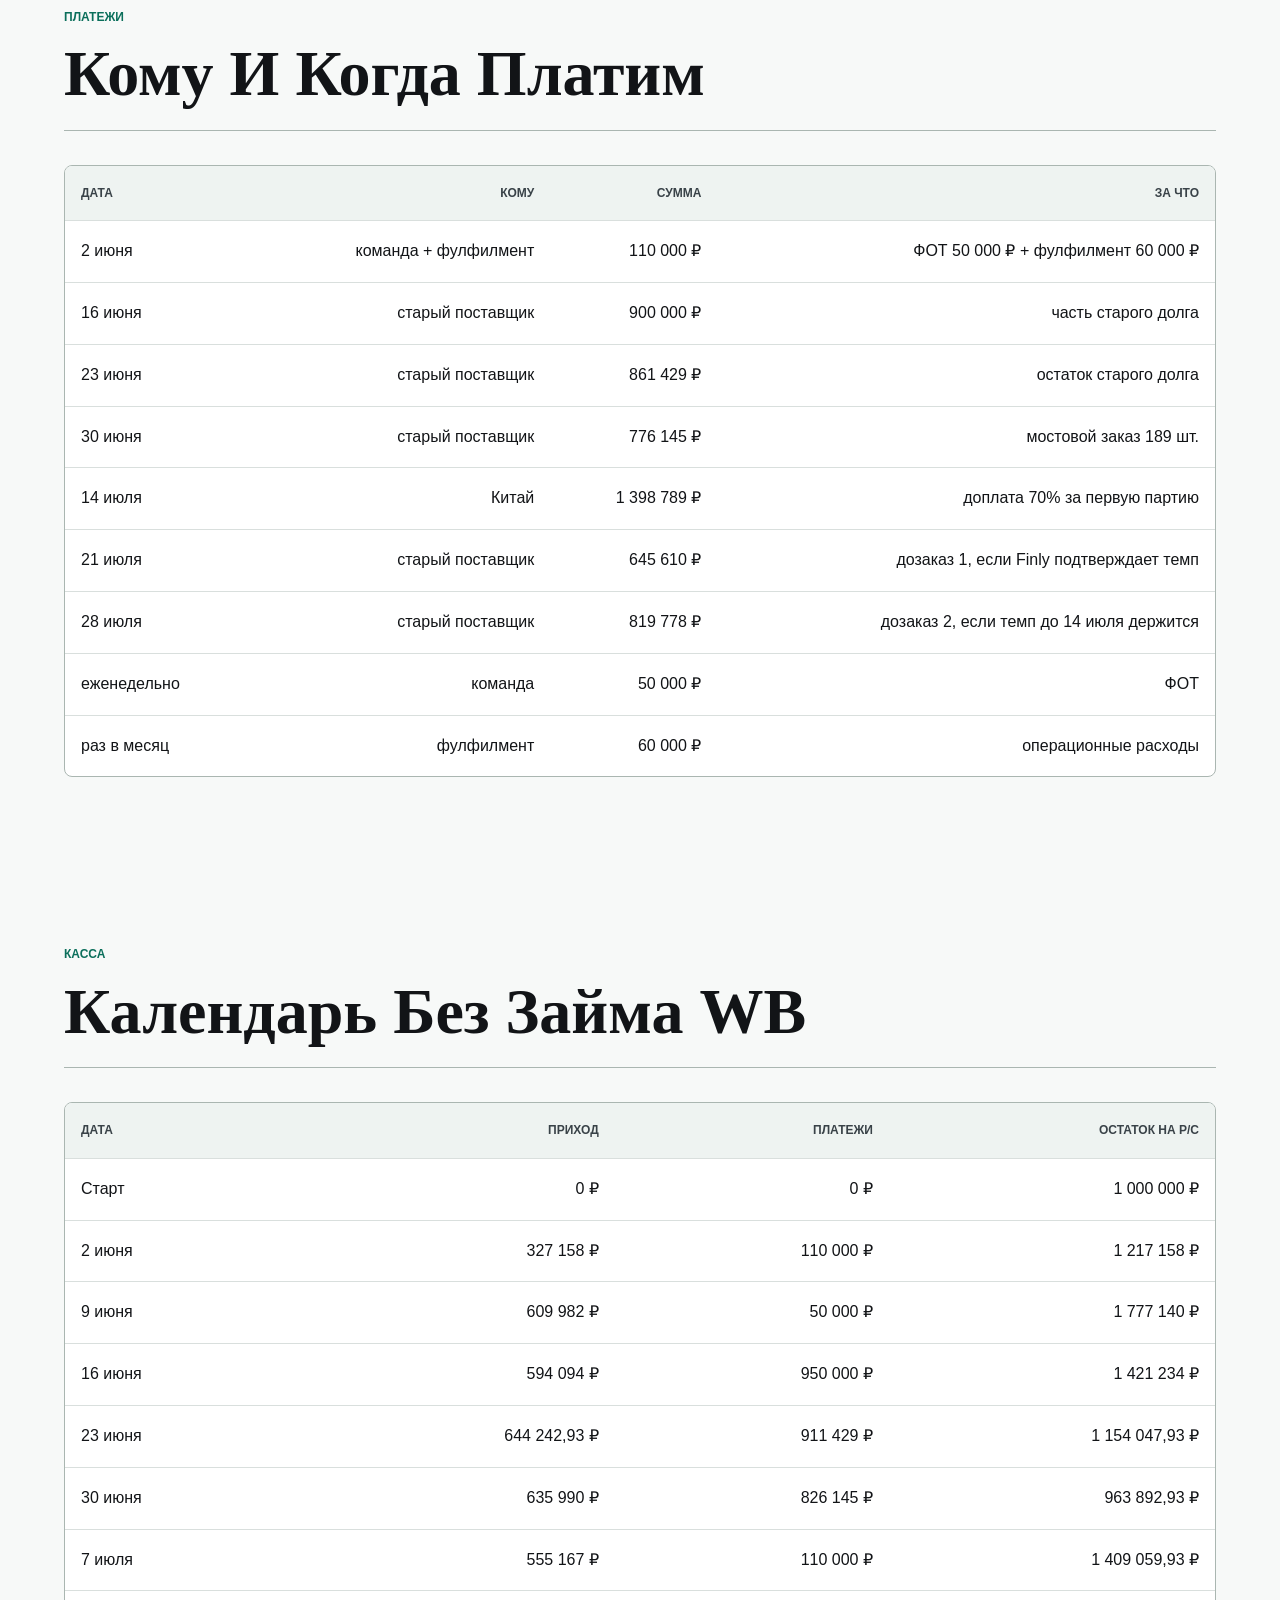
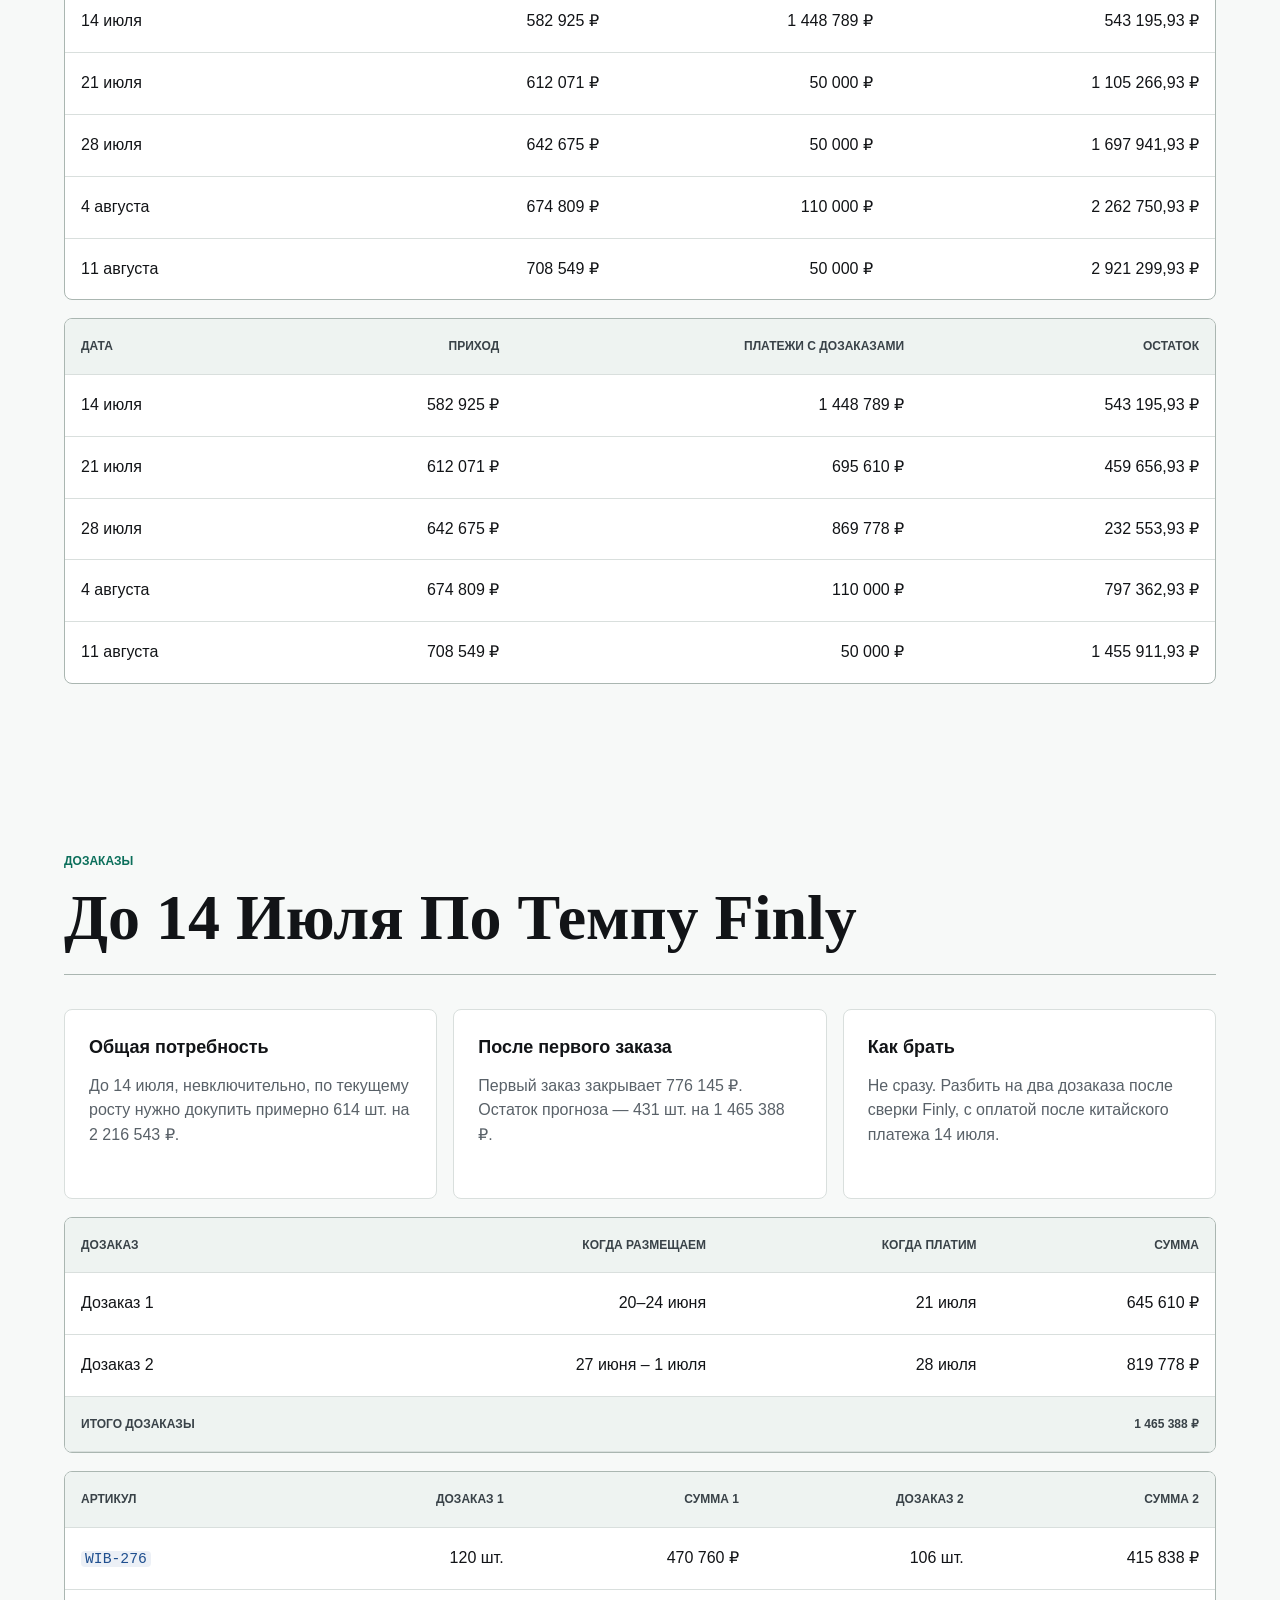
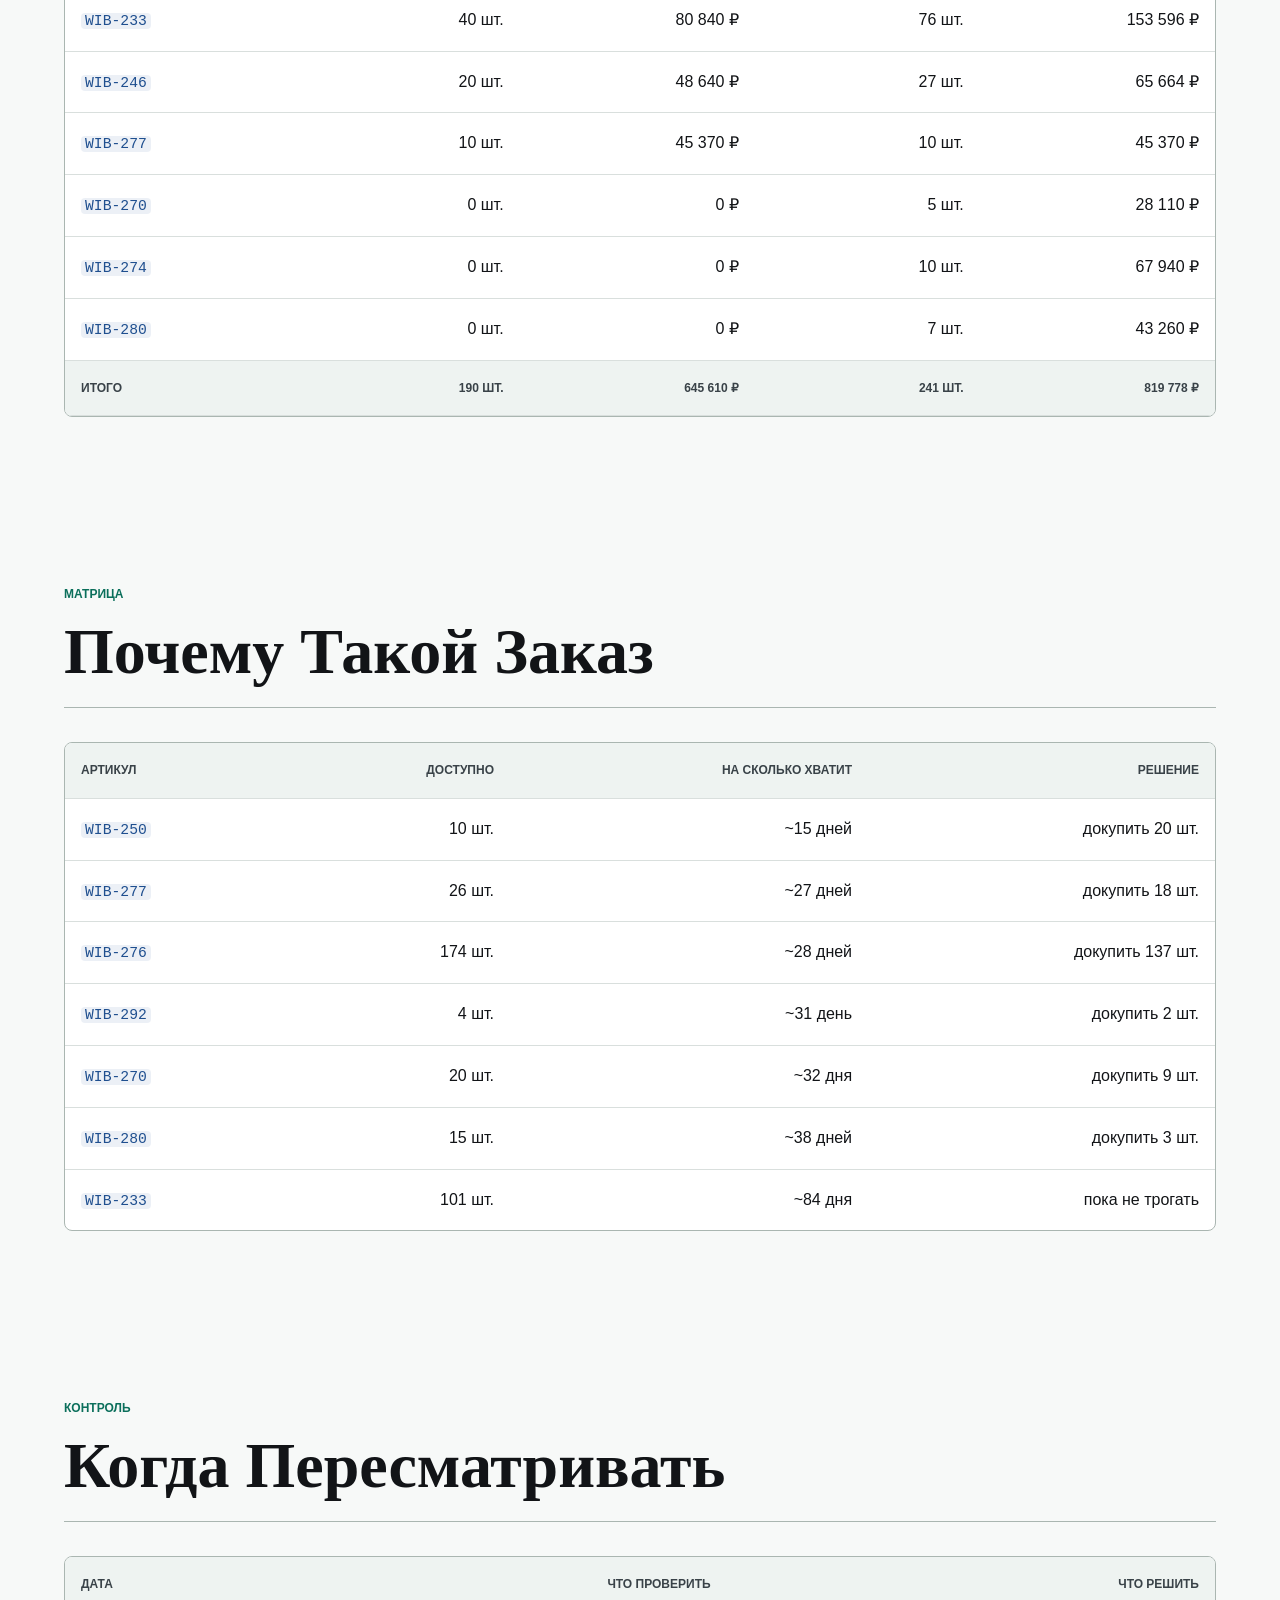
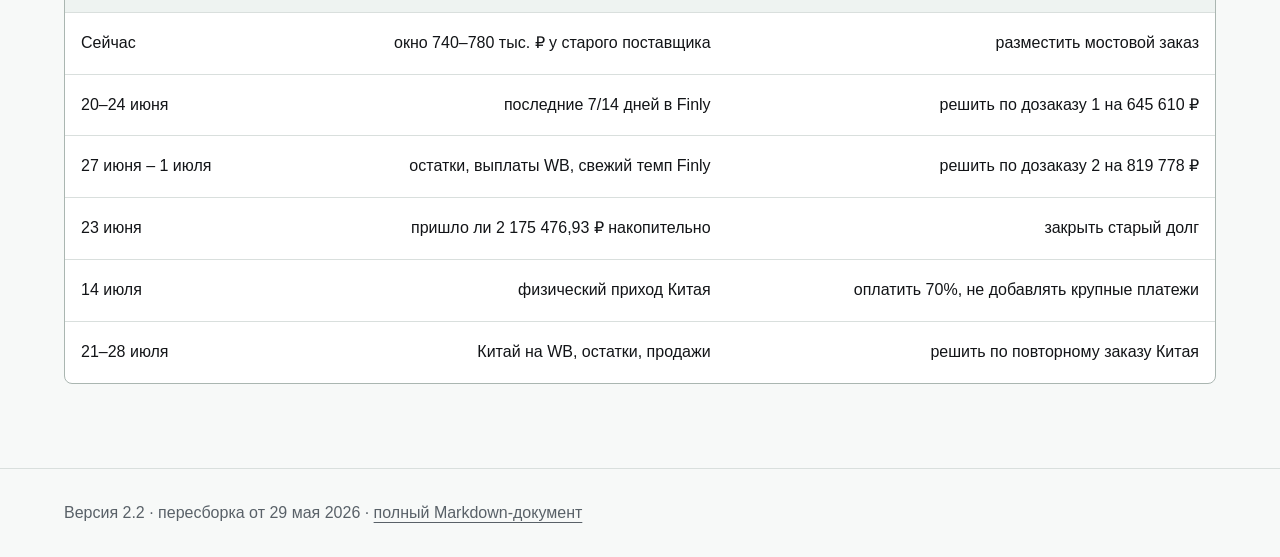
<file: wb-china-fbo-playbook.html>
<!doctype html>
<html lang="ru">
  <head>
    <meta charset="utf-8" />
    <meta name="viewport" content="width=device-width, initial-scale=1" />
    <meta
      name="description"
      content="WB China FBO Playbook: мост до Китая без займа WB, с детализацией приходов, платежей и заказа у старого поставщика."
    />
    <title>WB China FBO Playbook</title>
    <link rel="stylesheet" href="./assets/wb-playbook.css" />
  </head>
  <body>
    <header class="hero">
      <nav class="topbar" aria-label="Навигация">
        <a href="./" class="brand">Finly Playbooks</a>
        <div class="topbar__links">
          <a href="./wb-china-fbo-playbook.md">Markdown</a>
          <a href="./aid-wb-china-supplier-playbook.html">AID China</a>
          <a href="https://docs.google.com/spreadsheets/d/13VOHfbCMYAx8Cvin_78pO91vCMlZO3YT9ISShktXmEQ/edit?gid=1955551978#gid=1955551978">Unit FBO</a>
        </div>
      </nav>

      <div class="hero__grid">
        <div class="hero__copy">
          <p class="kicker">WB FBO · Китай · май 2026</p>
          <h1>Мост до Китая без займа WB</h1>
          <p class="lead">
            Не берём у старого поставщика большой оборот. Закрываем дыры по
            матрице на 45 дней, остаток окна отдаём в WIB-276, долг закрываем в
            июне, Китай оплачиваем 14 июля.
          </p>
        </div>

        <aside class="executive-card" aria-label="Ключевой вывод">
          <span>Решение</span>
          <strong>Не вся матрица и не только WIB-276.</strong>
          <p>
            Первый заказ: 189 шт. на 776 145 ₽. Дальше до 14 июля смотрим
            Finly и при подтверждении темпа добираем ходовые позиции.
          </p>
        </aside>
      </div>

      <section class="kpi-strip" aria-label="Ключевые показатели">
        <article>
          <span>Заём WB</span>
          <strong>0 ₽</strong>
          <p>не берём</p>
        </article>
        <article>
          <span>На р/с</span>
          <strong>1 000 000 ₽</strong>
          <p>свободный остаток</p>
        </article>
        <article>
          <span>Долг старому</span>
          <strong>1 761 429 ₽</strong>
          <p>закрываем до 23 июня</p>
        </article>
        <article>
          <span>Заказ сейчас</span>
          <strong>776 145 ₽</strong>
          <p>если окно 780 тыс. ₽</p>
        </article>
      </section>
    </header>

    <main>
      <section class="section">
        <div class="section__heading">
          <p class="kicker">Ответ</p>
          <h2>Что Покупаем Сейчас</h2>
        </div>

        <div class="memo-grid">
          <article>
            <h3>Не только WIB-276</h3>
            <p>
              Если весь заказ кинуть в WIB-276, к концу июня могут закончиться
              WIB-250, WIB-277, WIB-270 и мелкие позиции. Продажи по матрице
              просядут, а вместе с ними и выплаты WB.
            </p>
          </article>
          <article>
            <h3>Но и не вся матрица</h3>
            <p>
              Полный добор до 31 июля по агрессивной модели Finly даёт 1 192 шт.
              на 4 260 595 ₽. Это слишком много перед переходом на Китай.
            </p>
          </article>
          <article>
            <h3>Правильный мост</h3>
            <p>
              Закрываем минимальные дыры на 45 дней, а свободный остаток окна
              кладём в WIB-276 как главный оборотный SKU.
            </p>
          </article>
        </div>

        <div class="table-wrap table-wrap--spaced">
          <table>
            <thead>
              <tr>
                <th>Артикул</th>
                <th>Кол-во</th>
                <th>Сумма</th>
                <th>Зачем</th>
              </tr>
            </thead>
            <tbody>
              <tr>
                <td><code>WIB-276</code></td>
                <td>137 шт.</td>
                <td>537 451 ₽</td>
                <td>главный оборот и главный риск разрыва</td>
              </tr>
              <tr>
                <td><code>WIB-277</code></td>
                <td>18 шт.</td>
                <td>81 666 ₽</td>
                <td>заканчивается к концу июня</td>
              </tr>
              <tr>
                <td><code>WIB-250</code></td>
                <td>20 шт.</td>
                <td>75 820 ₽</td>
                <td>быстрый риск OOS, хороший ROI</td>
              </tr>
              <tr>
                <td><code>WIB-270</code></td>
                <td>9 шт.</td>
                <td>50 598 ₽</td>
                <td>высокая прибыль на единицу</td>
              </tr>
              <tr>
                <td><code>WIB-280</code></td>
                <td>3 шт.</td>
                <td>18 540 ₽</td>
                <td>маленькая страховка по спросу</td>
              </tr>
              <tr>
                <td><code>WIB-292</code></td>
                <td>2 шт.</td>
                <td>12 070 ₽</td>
                <td>маленькая страховка по спросу</td>
              </tr>
              <tr>
                <th>Итого</th>
                <th>189 шт.</th>
                <th>776 145 ₽</th>
                <th>влезает в окно 780 тыс. ₽</th>
              </tr>
            </tbody>
          </table>
        </div>

      </section>

      <section class="section">
        <div class="section__heading">
          <p class="kicker">Остатки</p>
          <h2>Что На Складе И Что Только Пакуется</h2>
        </div>
        <div class="memo-grid">
          <article>
            <h3>Сейчас продаётся</h3>
            <p>
              На складе WB сейчас лежит 256 шт. Это реальный продажный остаток,
              от которого идут продажи до ближайшей отправки.
            </p>
          </article>
          <article>
            <h3>Приедет 7 июня</h3>
            <p>
              Ещё 160 шт. сейчас только пакуются к отправке на склады WB. В
              модели считаем, что они станут доступны 7 июня.
            </p>
          </article>
          <article>
            <h3>Заказ нужен сейчас</h3>
            <p>
              Даже с приходом 7 июня часть SKU остаётся короткой. Поэтому новый
              заказ у старого поставщика размещаем сейчас, а не ждём приезда.
            </p>
          </article>
        </div>

        <div class="table-wrap table-wrap--spaced">
          <table>
            <thead>
              <tr>
                <th>Артикул</th>
                <th>На складе WB</th>
                <th>Пакуется к отправке</th>
                <th>После 7 июня</th>
              </tr>
            </thead>
            <tbody>
              <tr><td><code>WIB-276</code></td><td>126 шт.</td><td>48 шт.</td><td>174 шт.</td></tr>
              <tr><td><code>WIB-277</code></td><td>12 шт.</td><td>14 шт.</td><td>26 шт.</td></tr>
              <tr><td><code>WIB-250</code></td><td>2 шт.</td><td>8 шт.</td><td>10 шт.</td></tr>
              <tr><td><code>WIB-270</code></td><td>8 шт.</td><td>12 шт.</td><td>20 шт.</td></tr>
              <tr><td><code>WIB-280</code></td><td>11 шт.</td><td>4 шт.</td><td>15 шт.</td></tr>
              <tr><td><code>WIB-292</code></td><td>0 шт.</td><td>4 шт.</td><td>4 шт.</td></tr>
              <tr><td><code>WIB-246</code></td><td>20 шт.</td><td>16 шт.</td><td>36 шт.</td></tr>
              <tr><td><code>WIB-274</code></td><td>4 шт.</td><td>8 шт.</td><td>12 шт.</td></tr>
              <tr><td><code>WIB-233</code></td><td>73 шт.</td><td>28 шт.</td><td>101 шт.</td></tr>
              <tr><td><code>WIB-281</code></td><td>0 шт.</td><td>14 шт.</td><td>14 шт.</td></tr>
              <tr><td><code>WIB-289</code></td><td>0 шт.</td><td>4 шт.</td><td>4 шт.</td></tr>
              <tr><th>Итого</th><th>256 шт.</th><th>160 шт.</th><th>416 шт.</th></tr>
            </tbody>
          </table>
        </div>

        <div class="table-wrap table-wrap--spaced">
          <table>
            <thead>
              <tr>
                <th>Артикул</th>
                <th>На складе сейчас</th>
                <th>Нужно до 7 июня</th>
                <th>Риск</th>
              </tr>
            </thead>
            <tbody>
              <tr><td><code>WIB-250</code></td><td>2 шт.</td><td>~7 шт.</td><td>высокий</td></tr>
              <tr><td><code>WIB-292</code></td><td>0 шт.</td><td>~1–2 шт.</td><td>уже нет на складе</td></tr>
              <tr><td><code>WIB-277</code></td><td>12 шт.</td><td>~11 шт.</td><td>впритык</td></tr>
              <tr><td><code>WIB-270</code></td><td>8 шт.</td><td>~7 шт.</td><td>впритык</td></tr>
              <tr><td><code>WIB-276</code></td><td>126 шт.</td><td>~67 шт.</td><td>до 7 июня хватает</td></tr>
            </tbody>
          </table>
        </div>
      </section>

      <section class="section section--ink">
        <div class="section__heading">
          <p class="kicker">Деньги</p>
          <h2>Откуда Приходы</h2>
        </div>
        <div class="cash-grid">
          <article>
            <span>Живые деньги</span>
            <strong>1 000 000 ₽</strong>
            <p>свободный остаток на р/с</p>
          </article>
          <article>
            <span>WB к 23 июня</span>
            <strong>2 175 476,93 ₽</strong>
            <p>накопительно по обновлённой вводной</p>
          </article>
          <article>
            <span>После 30 июня</span>
            <strong>прогноз Finly</strong>
            <p>держится только при сохранении наличия</p>
          </article>
        </div>

        <div class="table-wrap table-wrap--spaced">
          <table>
            <thead>
              <tr>
                <th>Дата</th>
                <th>Сумма</th>
                <th>Откуда</th>
                <th>Статус</th>
              </tr>
            </thead>
            <tbody>
              <tr>
                <td>2 июня</td>
                <td>327 158 ₽</td>
                <td>уже заказанная выплата WB</td>
                <td>подтверждено</td>
              </tr>
              <tr>
                <td>9 июня</td>
                <td>609 982 ₽</td>
                <td>накопительный баланс WB</td>
                <td>ожидаемо</td>
              </tr>
              <tr>
                <td>16 июня</td>
                <td>594 094 ₽</td>
                <td>накопительный баланс WB</td>
                <td>ожидаемо</td>
              </tr>
              <tr>
                <td>23 июня</td>
                <td>644 242,93 ₽</td>
                <td>добивка до 2 175 476,93 ₽</td>
                <td>ожидаемо</td>
              </tr>
              <tr>
                <td>30 июня</td>
                <td>635 990 ₽</td>
                <td>баланс + первые новые продажи</td>
                <td>прогноз</td>
              </tr>
              <tr>
                <td>7 июля</td>
                <td>555 167 ₽</td>
                <td>продажи по текущему темпу Finly</td>
                <td>прогноз</td>
              </tr>
              <tr>
                <td>14 июля</td>
                <td>582 925 ₽</td>
                <td>продажи, рост +5% в неделю</td>
                <td>прогноз</td>
              </tr>
              <tr>
                <td>21 июля</td>
                <td>612 071 ₽</td>
                <td>продажи, рост +5% в неделю</td>
                <td>прогноз</td>
              </tr>
              <tr>
                <td>28 июля</td>
                <td>642 675 ₽</td>
                <td>продажи, рост +5% в неделю</td>
                <td>прогноз</td>
              </tr>
            </tbody>
          </table>
        </div>

      </section>

      <section class="section">
        <div class="section__heading">
          <p class="kicker">Платежи</p>
          <h2>Кому И Когда Платим</h2>
        </div>
        <div class="table-wrap">
          <table>
            <thead>
              <tr>
                <th>Дата</th>
                <th>Кому</th>
                <th>Сумма</th>
                <th>За что</th>
              </tr>
            </thead>
            <tbody>
              <tr>
                <td>2 июня</td>
                <td>команда + фулфилмент</td>
                <td>110 000 ₽</td>
                <td>ФОТ 50 000 ₽ + фулфилмент 60 000 ₽</td>
              </tr>
              <tr>
                <td>16 июня</td>
                <td>старый поставщик</td>
                <td>900 000 ₽</td>
                <td>часть старого долга</td>
              </tr>
              <tr>
                <td>23 июня</td>
                <td>старый поставщик</td>
                <td>861 429 ₽</td>
                <td>остаток старого долга</td>
              </tr>
              <tr>
                <td>30 июня</td>
                <td>старый поставщик</td>
                <td>776 145 ₽</td>
                <td>мостовой заказ 189 шт.</td>
              </tr>
              <tr>
                <td>14 июля</td>
                <td>Китай</td>
                <td>1 398 789 ₽</td>
                <td>доплата 70% за первую партию</td>
              </tr>
              <tr>
                <td>21 июля</td>
                <td>старый поставщик</td>
                <td>645 610 ₽</td>
                <td>дозаказ 1, если Finly подтверждает темп</td>
              </tr>
              <tr>
                <td>28 июля</td>
                <td>старый поставщик</td>
                <td>819 778 ₽</td>
                <td>дозаказ 2, если темп до 14 июля держится</td>
              </tr>
              <tr>
                <td>еженедельно</td>
                <td>команда</td>
                <td>50 000 ₽</td>
                <td>ФОТ</td>
              </tr>
              <tr>
                <td>раз в месяц</td>
                <td>фулфилмент</td>
                <td>60 000 ₽</td>
                <td>операционные расходы</td>
              </tr>
            </tbody>
          </table>
        </div>
      </section>

      <section class="section">
        <div class="section__heading">
          <p class="kicker">Касса</p>
          <h2>Календарь Без Займа WB</h2>
        </div>
        <div class="table-wrap">
          <table>
            <thead>
              <tr>
                <th>Дата</th>
                <th>Приход</th>
                <th>Платежи</th>
                <th>Остаток на р/с</th>
              </tr>
            </thead>
            <tbody>
              <tr>
                <td>Старт</td>
                <td>0 ₽</td>
                <td>0 ₽</td>
                <td>1 000 000 ₽</td>
              </tr>
              <tr>
                <td>2 июня</td>
                <td>327 158 ₽</td>
                <td>110 000 ₽</td>
                <td>1 217 158 ₽</td>
              </tr>
              <tr>
                <td>9 июня</td>
                <td>609 982 ₽</td>
                <td>50 000 ₽</td>
                <td>1 777 140 ₽</td>
              </tr>
              <tr>
                <td>16 июня</td>
                <td>594 094 ₽</td>
                <td>950 000 ₽</td>
                <td>1 421 234 ₽</td>
              </tr>
              <tr>
                <td>23 июня</td>
                <td>644 242,93 ₽</td>
                <td>911 429 ₽</td>
                <td>1 154 047,93 ₽</td>
              </tr>
              <tr>
                <td>30 июня</td>
                <td>635 990 ₽</td>
                <td>826 145 ₽</td>
                <td>963 892,93 ₽</td>
              </tr>
              <tr>
                <td>7 июля</td>
                <td>555 167 ₽</td>
                <td>110 000 ₽</td>
                <td>1 409 059,93 ₽</td>
              </tr>
              <tr>
                <td>14 июля</td>
                <td>582 925 ₽</td>
                <td>1 448 789 ₽</td>
                <td>543 195,93 ₽</td>
              </tr>
              <tr>
                <td>21 июля</td>
                <td>612 071 ₽</td>
                <td>50 000 ₽</td>
                <td>1 105 266,93 ₽</td>
              </tr>
              <tr>
                <td>28 июля</td>
                <td>642 675 ₽</td>
                <td>50 000 ₽</td>
                <td>1 697 941,93 ₽</td>
              </tr>
              <tr>
                <td>4 августа</td>
                <td>674 809 ₽</td>
                <td>110 000 ₽</td>
                <td>2 262 750,93 ₽</td>
              </tr>
              <tr>
                <td>11 августа</td>
                <td>708 549 ₽</td>
                <td>50 000 ₽</td>
                <td>2 921 299,93 ₽</td>
              </tr>
            </tbody>
          </table>
        </div>

        <div class="table-wrap table-wrap--spaced">
          <table>
            <thead>
              <tr>
                <th>Дата</th>
                <th>Приход</th>
                <th>Платежи с дозаказами</th>
                <th>Остаток</th>
              </tr>
            </thead>
            <tbody>
              <tr><td>14 июля</td><td>582 925 ₽</td><td>1 448 789 ₽</td><td>543 195,93 ₽</td></tr>
              <tr><td>21 июля</td><td>612 071 ₽</td><td>695 610 ₽</td><td>459 656,93 ₽</td></tr>
              <tr><td>28 июля</td><td>642 675 ₽</td><td>869 778 ₽</td><td>232 553,93 ₽</td></tr>
              <tr><td>4 августа</td><td>674 809 ₽</td><td>110 000 ₽</td><td>797 362,93 ₽</td></tr>
              <tr><td>11 августа</td><td>708 549 ₽</td><td>50 000 ₽</td><td>1 455 911,93 ₽</td></tr>
            </tbody>
          </table>
        </div>
      </section>

      <section class="section">
        <div class="section__heading">
          <p class="kicker">Дозаказы</p>
          <h2>До 14 Июля По Темпу Finly</h2>
        </div>
        <div class="memo-grid">
          <article>
            <h3>Общая потребность</h3>
            <p>
              До 14 июля, невключительно, по текущему росту нужно докупить
              примерно 614 шт. на 2 216 543 ₽.
            </p>
          </article>
          <article>
            <h3>После первого заказа</h3>
            <p>
              Первый заказ закрывает 776 145 ₽. Остаток прогноза — 431 шт. на
              1 465 388 ₽.
            </p>
          </article>
          <article>
            <h3>Как брать</h3>
            <p>
              Не сразу. Разбить на два дозаказа после сверки Finly, с оплатой
              после китайского платежа 14 июля.
            </p>
          </article>
        </div>

        <div class="table-wrap table-wrap--spaced">
          <table>
            <thead>
              <tr>
                <th>Дозаказ</th>
                <th>Когда размещаем</th>
                <th>Когда платим</th>
                <th>Сумма</th>
              </tr>
            </thead>
            <tbody>
              <tr>
                <td>Дозаказ 1</td>
                <td>20–24 июня</td>
                <td>21 июля</td>
                <td>645 610 ₽</td>
              </tr>
              <tr>
                <td>Дозаказ 2</td>
                <td>27 июня – 1 июля</td>
                <td>28 июля</td>
                <td>819 778 ₽</td>
              </tr>
              <tr>
                <th>Итого дозаказы</th>
                <th></th>
                <th></th>
                <th>1 465 388 ₽</th>
              </tr>
            </tbody>
          </table>
        </div>

        <div class="table-wrap table-wrap--spaced">
          <table>
            <thead>
              <tr>
                <th>Артикул</th>
                <th>Дозаказ 1</th>
                <th>Сумма 1</th>
                <th>Дозаказ 2</th>
                <th>Сумма 2</th>
              </tr>
            </thead>
            <tbody>
              <tr><td><code>WIB-276</code></td><td>120 шт.</td><td>470 760 ₽</td><td>106 шт.</td><td>415 838 ₽</td></tr>
              <tr><td><code>WIB-233</code></td><td>40 шт.</td><td>80 840 ₽</td><td>76 шт.</td><td>153 596 ₽</td></tr>
              <tr><td><code>WIB-246</code></td><td>20 шт.</td><td>48 640 ₽</td><td>27 шт.</td><td>65 664 ₽</td></tr>
              <tr><td><code>WIB-277</code></td><td>10 шт.</td><td>45 370 ₽</td><td>10 шт.</td><td>45 370 ₽</td></tr>
              <tr><td><code>WIB-270</code></td><td>0 шт.</td><td>0 ₽</td><td>5 шт.</td><td>28 110 ₽</td></tr>
              <tr><td><code>WIB-274</code></td><td>0 шт.</td><td>0 ₽</td><td>10 шт.</td><td>67 940 ₽</td></tr>
              <tr><td><code>WIB-280</code></td><td>0 шт.</td><td>0 ₽</td><td>7 шт.</td><td>43 260 ₽</td></tr>
              <tr><th>Итого</th><th>190 шт.</th><th>645 610 ₽</th><th>241 шт.</th><th>819 778 ₽</th></tr>
            </tbody>
          </table>
        </div>
      </section>

      <section class="section">
        <div class="section__heading">
          <p class="kicker">Матрица</p>
          <h2>Почему Такой Заказ</h2>
        </div>
        <div class="table-wrap">
          <table>
            <thead>
              <tr>
                <th>Артикул</th>
                <th>Доступно</th>
                <th>На сколько хватит</th>
                <th>Решение</th>
              </tr>
            </thead>
            <tbody>
              <tr>
                <td><code>WIB-250</code></td>
                <td>10 шт.</td>
                <td>~15 дней</td>
                <td>докупить 20 шт.</td>
              </tr>
              <tr>
                <td><code>WIB-277</code></td>
                <td>26 шт.</td>
                <td>~27 дней</td>
                <td>докупить 18 шт.</td>
              </tr>
              <tr>
                <td><code>WIB-276</code></td>
                <td>174 шт.</td>
                <td>~28 дней</td>
                <td>докупить 137 шт.</td>
              </tr>
              <tr>
                <td><code>WIB-292</code></td>
                <td>4 шт.</td>
                <td>~31 день</td>
                <td>докупить 2 шт.</td>
              </tr>
              <tr>
                <td><code>WIB-270</code></td>
                <td>20 шт.</td>
                <td>~32 дня</td>
                <td>докупить 9 шт.</td>
              </tr>
              <tr>
                <td><code>WIB-280</code></td>
                <td>15 шт.</td>
                <td>~38 дней</td>
                <td>докупить 3 шт.</td>
              </tr>
              <tr>
                <td><code>WIB-233</code></td>
                <td>101 шт.</td>
                <td>~84 дня</td>
                <td>пока не трогать</td>
              </tr>
            </tbody>
          </table>
        </div>
      </section>

      <section class="section">
        <div class="section__heading">
          <p class="kicker">Контроль</p>
          <h2>Когда Пересматривать</h2>
        </div>
        <div class="table-wrap">
          <table>
            <thead>
              <tr>
                <th>Дата</th>
                <th>Что проверить</th>
                <th>Что решить</th>
              </tr>
            </thead>
            <tbody>
              <tr>
                <td>Сейчас</td>
                <td>окно 740–780 тыс. ₽ у старого поставщика</td>
                <td>разместить мостовой заказ</td>
              </tr>
              <tr>
                <td>20–24 июня</td>
                <td>последние 7/14 дней в Finly</td>
                <td>решить по дозаказу 1 на 645 610 ₽</td>
              </tr>
              <tr>
                <td>27 июня – 1 июля</td>
                <td>остатки, выплаты WB, свежий темп Finly</td>
                <td>решить по дозаказу 2 на 819 778 ₽</td>
              </tr>
              <tr>
                <td>23 июня</td>
                <td>пришло ли 2 175 476,93 ₽ накопительно</td>
                <td>закрыть старый долг</td>
              </tr>
              <tr>
                <td>14 июля</td>
                <td>физический приход Китая</td>
                <td>оплатить 70%, не добавлять крупные платежи</td>
              </tr>
              <tr>
                <td>21–28 июля</td>
                <td>Китай на WB, остатки, продажи</td>
                <td>решить по повторному заказу Китая</td>
              </tr>
            </tbody>
          </table>
        </div>
      </section>
    </main>

    <footer>
      <p>
        Версия 2.2 · пересборка от 29 мая 2026 ·
        <a href="./wb-china-fbo-playbook.md">полный Markdown-документ</a>
      </p>
    </footer>
  </body>
</html>
</file>
<file: assets/finly-pages.css>
:root {
  --tavern-bg: #f4ead2;
  --tavern-surface: #fff8e8;
  --tavern-elevated: #fffdf5;
  --orange-flame: #f97316;
  --murloc-teal: #2c8a92;
  --gold-frame: #b8881e;
  --scroll-ink: #1a1208;
  --scroll-faded: #6a5a3c;
  --rune-success: #2e8b57;
  --rune-danger: #c0392b;
  --tide-glow: rgba(44, 138, 146, 0.25);
  --shadow-card: 0 18px 50px rgba(78, 51, 18, 0.16);
  --shadow-treasure:
    0 0 0 1px rgba(184, 136, 30, 0.48), 0 22px 64px rgba(184, 136, 30, 0.2);
  --radius-frame: 4px;
}

@media (prefers-color-scheme: dark) {
  :root {
    --tavern-bg: #111c29;
    --tavern-surface: #1d2b3a;
    --tavern-elevated: #26394a;
    --orange-flame: #ff8a3d;
    --murloc-teal: #3bb0b8;
    --gold-frame: #d4a93a;
    --scroll-ink: #f5e9c4;
    --scroll-faded: #b7a983;
    --rune-success: #4cc080;
    --rune-danger: #e85a4a;
    --tide-glow: rgba(44, 138, 146, 0.4);
    --shadow-card: 0 18px 50px rgba(0, 0, 0, 0.36);
    --shadow-treasure:
      0 0 0 1px rgba(212, 169, 58, 0.48), 0 22px 64px rgba(0, 0, 0, 0.38);
  }
}

html.dark {
  --tavern-bg: #111c29;
  --tavern-surface: #1d2b3a;
  --tavern-elevated: #26394a;
  --orange-flame: #ff8a3d;
  --murloc-teal: #3bb0b8;
  --gold-frame: #d4a93a;
  --scroll-ink: #f5e9c4;
  --scroll-faded: #b7a983;
  --rune-success: #4cc080;
  --rune-danger: #e85a4a;
  --tide-glow: rgba(44, 138, 146, 0.4);
  --shadow-card: 0 18px 50px rgba(0, 0, 0, 0.36);
  --shadow-treasure:
    0 0 0 1px rgba(212, 169, 58, 0.48), 0 22px 64px rgba(0, 0, 0, 0.38);
}

html.light {
  --tavern-bg: #f4ead2;
  --tavern-surface: #fff8e8;
  --tavern-elevated: #fffdf5;
  --orange-flame: #f97316;
  --murloc-teal: #2c8a92;
  --gold-frame: #b8881e;
  --scroll-ink: #1a1208;
  --scroll-faded: #6a5a3c;
  --rune-success: #2e8b57;
  --rune-danger: #c0392b;
  --tide-glow: rgba(44, 138, 146, 0.25);
  --shadow-card: 0 18px 50px rgba(78, 51, 18, 0.16);
  --shadow-treasure:
    0 0 0 1px rgba(184, 136, 30, 0.48), 0 22px 64px rgba(184, 136, 30, 0.2);
}

* {
  box-sizing: border-box;
}

html {
  min-width: 320px;
  min-height: 100%;
  scroll-behavior: smooth;
  color: var(--scroll-ink);
  background:
    linear-gradient(135deg, rgba(249, 115, 22, 0.08), transparent 34%),
    linear-gradient(215deg, rgba(44, 138, 146, 0.12), transparent 40%),
    var(--tavern-bg);
}

html.tavern body {
  background-image:
    repeating-linear-gradient(
      90deg,
      color-mix(in srgb, var(--gold-frame) 10%, transparent) 0 18px,
      color-mix(in srgb, var(--orange-flame) 7%, transparent) 18px 36px,
      transparent 36px 44px
    ),
    repeating-linear-gradient(
      0deg,
      color-mix(in srgb, var(--gold-frame) 10%, transparent) 0 1px,
      transparent 1px 15px
    );
  background-attachment: fixed;
}

body {
  margin: 0;
  min-height: 100vh;
  font-family:
    Inter,
    ui-sans-serif,
    system-ui,
    -apple-system,
    BlinkMacSystemFont,
    "Segoe UI",
    sans-serif;
  line-height: 1.5;
  color: var(--scroll-ink);
  background:
    radial-gradient(
      circle at 20% 0%,
      color-mix(in srgb, var(--gold-frame) 18%, transparent),
      transparent 34%
    ),
    linear-gradient(
      180deg,
      transparent,
      color-mix(in srgb, var(--tavern-bg) 88%, black 12%)
    );
}

a {
  color: inherit;
}

img {
  max-width: 100%;
  display: block;
}

.page-shell {
  width: min(1180px, calc(100% - 32px));
  margin: 0 auto;
}

.site-nav {
  position: sticky;
  top: 0;
  z-index: 20;
  border-bottom: 1px solid
    color-mix(in srgb, var(--gold-frame) 34%, transparent);
  background: color-mix(in srgb, var(--tavern-surface) 90%, transparent);
  backdrop-filter: blur(18px);
}

.site-nav__inner {
  display: flex;
  min-height: 64px;
  align-items: center;
  justify-content: space-between;
  gap: 16px;
}

.brand {
  display: inline-flex;
  align-items: center;
  gap: 10px;
  text-decoration: none;
  min-width: 0;
}

.brand img {
  width: 36px;
  height: 36px;
  border-radius: 50%;
  box-shadow: 0 0 0 1px color-mix(in srgb, var(--gold-frame) 50%, transparent);
}

.brand__name {
  display: block;
  font-family: Georgia, "Times New Roman", serif;
  font-size: 1.42rem;
  font-weight: 700;
  letter-spacing: 0;
}

.brand__note {
  display: block;
  color: var(--scroll-faded);
  font-size: 0.78rem;
  white-space: nowrap;
}

.nav-actions {
  display: flex;
  align-items: center;
  gap: 10px;
}

.nav-link,
.theme-button {
  min-height: 40px;
  border-radius: 999px;
  border: 1px solid color-mix(in srgb, var(--gold-frame) 34%, transparent);
  background: color-mix(in srgb, var(--tavern-elevated) 78%, transparent);
  color: var(--scroll-ink);
  padding: 8px 14px;
  font: inherit;
  font-size: 0.9rem;
  text-decoration: none;
  cursor: pointer;
  transition:
    transform 180ms ease,
    border-color 180ms ease,
    box-shadow 180ms ease;
}

.nav-link:hover,
.theme-button:hover {
  transform: translateY(-1px);
  border-color: var(--murloc-teal);
  box-shadow: 0 10px 24px var(--tide-glow);
}

.hero {
  position: relative;
  overflow: hidden;
  min-height: 620px;
  border-bottom: 1px solid
    color-mix(in srgb, var(--gold-frame) 30%, transparent);
  background:
    linear-gradient(
      90deg,
      color-mix(in srgb, var(--tavern-bg) 92%, transparent) 0 52%,
      transparent 76%
    ),
    url("./mascot/hero.webp") right 9% bottom 0 / min(48vw, 540px) auto
      no-repeat,
    linear-gradient(
      135deg,
      color-mix(in srgb, var(--gold-frame) 18%, transparent),
      transparent 38%
    ),
    linear-gradient(
      225deg,
      color-mix(in srgb, var(--murloc-teal) 20%, transparent),
      transparent 42%
    );
}

.hero::before {
  content: "";
  position: absolute;
  inset: 22px;
  pointer-events: none;
  border: 1px solid color-mix(in srgb, var(--gold-frame) 35%, transparent);
  border-radius: var(--radius-frame);
}

.hero__content {
  position: relative;
  z-index: 1;
  width: min(690px, 100%);
  padding: 86px 0 74px;
}

.eyebrow {
  display: inline-flex;
  align-items: center;
  gap: 8px;
  border-radius: 999px;
  border: 1px solid color-mix(in srgb, var(--murloc-teal) 38%, transparent);
  background: color-mix(in srgb, var(--tavern-elevated) 76%, transparent);
  color: var(--murloc-teal);
  padding: 7px 12px;
  font-size: 0.86rem;
  font-weight: 700;
}

.eyebrow::before {
  content: "";
  width: 8px;
  height: 8px;
  border-radius: 50%;
  background: var(--orange-flame);
  box-shadow: 0 0 18px var(--orange-flame);
}

h1,
h2,
h3 {
  margin: 0;
  font-family: Georgia, "Times New Roman", serif;
  letter-spacing: 0;
  color: var(--scroll-ink);
}

h1 {
  max-width: 13ch;
  margin-top: 22px;
  font-size: clamp(3rem, 8vw, 6.4rem);
  line-height: 0.92;
}

.hero__lead {
  max-width: 620px;
  margin: 22px 0 0;
  color: var(--scroll-faded);
  font-size: clamp(1.05rem, 2vw, 1.28rem);
}

.hero__actions {
  display: flex;
  flex-wrap: wrap;
  gap: 12px;
  margin-top: 30px;
}

.button {
  display: inline-flex;
  min-height: 46px;
  align-items: center;
  justify-content: center;
  border-radius: 999px;
  border: 1px solid transparent;
  padding: 12px 18px;
  font-weight: 700;
  text-decoration: none;
  transition:
    transform 180ms ease,
    box-shadow 180ms ease,
    opacity 180ms ease;
}

.button:hover {
  transform: translateY(-1px);
}

.button--primary {
  background: var(--orange-flame);
  color: #fffdf5;
  box-shadow: 0 14px 32px
    color-mix(in srgb, var(--orange-flame) 35%, transparent);
}

.button--secondary {
  border-color: color-mix(in srgb, var(--murloc-teal) 45%, transparent);
  color: var(--murloc-teal);
  background: color-mix(in srgb, var(--tavern-elevated) 72%, transparent);
}

.hero__metrics {
  display: grid;
  grid-template-columns: repeat(3, minmax(0, 1fr));
  gap: 12px;
  max-width: 650px;
  margin-top: 36px;
}

.rune-tile {
  min-height: 112px;
  border: 1px solid color-mix(in srgb, var(--gold-frame) 42%, transparent);
  border-radius: var(--radius-frame);
  background: color-mix(in srgb, var(--tavern-surface) 82%, transparent);
  box-shadow: var(--shadow-card);
  padding: 16px;
}

.rune-tile strong {
  display: block;
  color: var(--scroll-ink);
  font-family: Georgia, "Times New Roman", serif;
  font-size: 1.8rem;
  line-height: 1;
}

.rune-tile span {
  display: block;
  margin-top: 8px;
  color: var(--scroll-faded);
  font-size: 0.9rem;
}

.section {
  padding: 72px 0;
}

.section--surface {
  background:
    linear-gradient(
      180deg,
      color-mix(in srgb, var(--tavern-surface) 56%, transparent),
      transparent
    ),
    color-mix(in srgb, var(--tavern-bg) 86%, transparent);
  border-top: 1px solid color-mix(in srgb, var(--gold-frame) 24%, transparent);
  border-bottom: 1px solid
    color-mix(in srgb, var(--gold-frame) 24%, transparent);
}

.section-heading {
  display: grid;
  grid-template-columns: minmax(0, 1fr) auto;
  gap: 20px;
  align-items: end;
  margin-bottom: 26px;
}

.section-heading h2 {
  font-size: clamp(2rem, 4vw, 3.4rem);
  line-height: 1;
}

.section-heading p {
  max-width: 660px;
  margin: 12px 0 0;
  color: var(--scroll-faded);
  font-size: 1.02rem;
}

.divider-rune {
  height: 1px;
  min-width: 180px;
  background: linear-gradient(90deg, var(--gold-frame), transparent);
}

.map-grid {
  display: grid;
  grid-template-columns: repeat(3, minmax(0, 1fr));
  gap: 16px;
  align-items: stretch;
}

.market-card {
  position: relative;
  overflow: hidden;
  min-height: 280px;
  border: 1px solid color-mix(in srgb, var(--gold-frame) 42%, transparent);
  border-radius: var(--radius-frame);
  background: linear-gradient(
    145deg,
    color-mix(in srgb, var(--tavern-elevated) 82%, transparent),
    color-mix(in srgb, var(--tavern-surface) 92%, transparent)
  );
  box-shadow: var(--shadow-card);
  padding: 22px;
}

.market-card::after {
  content: "";
  position: absolute;
  inset: auto -20% -38% 40%;
  height: 140px;
  rotate: -12deg;
  background: linear-gradient(
    90deg,
    transparent,
    color-mix(in srgb, var(--murloc-teal) 14%, transparent),
    transparent
  );
}

.market-card--focus {
  border-color: var(--murloc-teal);
  box-shadow: var(--shadow-treasure);
}

.market-card h3 {
  font-size: 1.6rem;
}

.market-card p {
  margin: 10px 0 0;
  color: var(--scroll-faded);
}

.tag-row {
  display: flex;
  flex-wrap: wrap;
  gap: 8px;
  margin-top: 18px;
}

.tag {
  display: inline-flex;
  border-radius: 6px;
  border: 1px solid color-mix(in srgb, var(--gold-frame) 30%, transparent);
  padding: 4px 8px;
  color: var(--scroll-faded);
  font-size: 0.78rem;
}

.price-table {
  width: 100%;
  overflow: hidden;
  border: 1px solid color-mix(in srgb, var(--gold-frame) 38%, transparent);
  border-radius: var(--radius-frame);
  background: var(--tavern-surface);
  box-shadow: var(--shadow-card);
}

table {
  width: 100%;
  border-collapse: collapse;
}

th,
td {
  padding: 16px;
  text-align: left;
  border-bottom: 1px solid
    color-mix(in srgb, var(--gold-frame) 22%, transparent);
  vertical-align: top;
}

th {
  color: var(--scroll-ink);
  font-family: Georgia, "Times New Roman", serif;
  font-size: 1rem;
  background: color-mix(in srgb, var(--gold-frame) 12%, var(--tavern-surface));
}

td {
  color: var(--scroll-faded);
}

tbody tr:last-child td {
  border-bottom: 0;
}

.price {
  color: var(--scroll-ink);
  font-weight: 800;
}

.price--our {
  color: var(--murloc-teal);
}

.strategy-grid {
  display: grid;
  grid-template-columns: 0.9fr 1.1fr;
  gap: 18px;
  align-items: stretch;
}

.scroll-panel {
  border: 1px solid color-mix(in srgb, var(--gold-frame) 42%, transparent);
  border-radius: var(--radius-frame);
  background: linear-gradient(
    180deg,
    color-mix(in srgb, var(--tavern-elevated) 78%, transparent),
    color-mix(in srgb, var(--tavern-surface) 95%, transparent)
  );
  box-shadow: var(--shadow-card);
  padding: 22px;
}

.scroll-panel h3 {
  font-size: 1.45rem;
}

.scroll-panel p,
.scroll-panel li {
  color: var(--scroll-faded);
}

.scroll-panel ul {
  display: grid;
  gap: 10px;
  margin: 16px 0 0;
  padding: 0;
  list-style: none;
}

.scroll-panel li {
  position: relative;
  padding-left: 22px;
}

.scroll-panel li::before {
  content: "";
  position: absolute;
  top: 0.7em;
  left: 0;
  width: 9px;
  height: 9px;
  border-radius: 50%;
  background: var(--orange-flame);
  box-shadow: 0 0 14px color-mix(in srgb, var(--orange-flame) 50%, transparent);
}

.tariff-grid {
  display: grid;
  grid-template-columns: repeat(4, minmax(0, 1fr));
  gap: 14px;
}

.tariff {
  display: flex;
  flex-direction: column;
  min-height: 258px;
  border: 1px solid color-mix(in srgb, var(--gold-frame) 42%, transparent);
  border-radius: var(--radius-frame);
  background: var(--tavern-surface);
  box-shadow: var(--shadow-card);
  padding: 20px;
}

.tariff--main {
  border-color: var(--murloc-teal);
  box-shadow: var(--shadow-treasure);
}

.tariff__label {
  color: var(--murloc-teal);
  font-size: 0.78rem;
  font-weight: 800;
  text-transform: uppercase;
}

.tariff__badge {
  display: inline-flex;
  margin-left: 6px;
  border-radius: 999px;
  border: 1px solid color-mix(in srgb, var(--gold-frame) 34%, transparent);
  padding: 3px 8px;
  color: var(--scroll-faded);
  font-size: 0.72rem;
  font-weight: 700;
}

.tariff h3 {
  margin-top: 10px;
}

.tariff strong {
  display: block;
  margin-top: 14px;
  color: var(--scroll-ink);
  font-size: 1.55rem;
}

.tariff p {
  margin: 12px 0 0;
  color: var(--scroll-faded);
}

.tariff__cta {
  width: 100%;
  margin-top: auto;
}

.pricing-note {
  max-width: 760px;
  margin: 18px auto 0;
  color: var(--scroll-faded);
  text-align: center;
  font-size: 0.96rem;
}

.quest-list {
  display: grid;
  grid-template-columns: repeat(2, minmax(0, 1fr));
  gap: 12px;
}

.quest {
  display: grid;
  grid-template-columns: auto minmax(0, 1fr);
  gap: 12px;
  align-items: start;
  border: 1px solid color-mix(in srgb, var(--gold-frame) 34%, transparent);
  border-radius: var(--radius-frame);
  background: color-mix(in srgb, var(--tavern-surface) 84%, transparent);
  padding: 16px;
}

.quest__mark {
  display: grid;
  width: 28px;
  height: 28px;
  place-items: center;
  border-radius: 50%;
  border: 1px solid color-mix(in srgb, var(--murloc-teal) 42%, transparent);
  color: var(--murloc-teal);
  font-weight: 900;
}

.quest h3 {
  font-size: 1.05rem;
}

.quest p {
  margin: 4px 0 0;
  color: var(--scroll-faded);
  font-size: 0.92rem;
}

.closing {
  display: grid;
  grid-template-columns: minmax(0, 1fr) auto;
  gap: 26px;
  align-items: center;
  border: 1px solid color-mix(in srgb, var(--gold-frame) 44%, transparent);
  border-radius: var(--radius-frame);
  background:
    linear-gradient(
      135deg,
      color-mix(in srgb, var(--orange-flame) 11%, transparent),
      transparent 36%
    ),
    var(--tavern-surface);
  box-shadow: var(--shadow-treasure);
  padding: 26px;
}

.closing img {
  width: 136px;
}

.site-footer {
  border-top: 1px solid color-mix(in srgb, var(--gold-frame) 30%, transparent);
  padding: 26px 0 32px;
  color: var(--scroll-faded);
  text-align: center;
}

.site-footer a {
  color: var(--orange-flame);
}

@media (max-width: 980px) {
  .hero {
    min-height: auto;
    background:
      linear-gradient(
        180deg,
        color-mix(in srgb, var(--tavern-bg) 96%, transparent) 0 52%,
        transparent 100%
      ),
      url("./mascot/hero.webp") right -40px bottom -6px / 360px auto no-repeat,
      linear-gradient(
        135deg,
        color-mix(in srgb, var(--gold-frame) 18%, transparent),
        transparent 42%
      );
  }

  .hero__content {
    padding-bottom: 310px;
  }

  .hero__metrics,
  .map-grid,
  .strategy-grid,
  .tariff-grid,
  .quest-list,
  .closing {
    grid-template-columns: 1fr;
  }

  .section-heading {
    grid-template-columns: 1fr;
  }

  .divider-rune {
    min-width: 0;
    width: 100%;
  }

  .price-table {
    overflow-x: auto;
  }

  table {
    min-width: 760px;
  }
}

@media (max-width: 680px) {
  .page-shell {
    width: min(100% - 22px, 1180px);
  }

  .site-nav__inner {
    min-height: 58px;
  }

  .brand__note,
  .nav-link {
    display: none;
  }

  .theme-button {
    padding-inline: 12px;
  }

  .hero {
    background:
      linear-gradient(
        180deg,
        color-mix(in srgb, var(--tavern-bg) 96%, transparent) 0 56%,
        transparent 100%
      ),
      url("./mascot/hero.webp") center bottom -18px / 300px auto no-repeat,
      linear-gradient(
        135deg,
        color-mix(in srgb, var(--gold-frame) 18%, transparent),
        transparent 42%
      );
  }

  .hero::before {
    inset: 12px;
  }

  .hero__content {
    padding: 58px 0 260px;
  }

  h1 {
    font-size: clamp(2.65rem, 16vw, 4.8rem);
  }

  .section {
    padding: 52px 0;
  }

  .rune-tile,
  .market-card,
  .scroll-panel,
  .tariff,
  .closing {
    padding: 18px;
  }
}
</file>
<file: assets/aid-supplier-playbook.css>
:root {
  --paper: #f4f6f2;
  --paper-strong: #ffffff;
  --ink: #101820;
  --muted: #5f6a72;
  --line: #d7ddd6;
  --line-strong: #9daaa0;
  --green: #0f766e;
  --green-dark: #0a4d48;
  --red: #a83f39;
  --gold: #d19a2e;
  --blue: #2f5e87;
  --soft-blue: #e7eef4;
  --shadow: 0 28px 70px rgba(16, 24, 32, 0.12);
}

* {
  box-sizing: border-box;
}

html {
  scroll-behavior: smooth;
}

body {
  margin: 0;
  background:
    linear-gradient(90deg, rgba(16, 24, 32, 0.045) 1px, transparent 1px),
    linear-gradient(180deg, rgba(16, 24, 32, 0.045) 1px, transparent 1px),
    var(--paper);
  background-size: 44px 44px;
  color: var(--ink);
  font-family:
    Aptos,
    "Segoe UI",
    sans-serif;
  font-size: 16px;
  line-height: 1.55;
}

a {
  color: inherit;
  text-decoration-thickness: 1px;
  text-underline-offset: 4px;
}

code {
  padding: 2px 6px;
  border-radius: 5px;
  background: rgba(15, 118, 110, 0.1);
  color: var(--green-dark);
  font-family:
    "Cascadia Mono",
    "SFMono-Regular",
    Consolas,
    monospace;
  font-size: 0.92em;
}

h1,
h2,
h3,
p {
  margin-top: 0;
}

h1,
h2 {
  font-family: Georgia, "Times New Roman", serif;
  font-weight: 700;
  letter-spacing: 0;
  line-height: 1.05;
}

h1 {
  max-width: 980px;
  margin-bottom: 24px;
  font-size: clamp(44px, 8vw, 96px);
}

h2 {
  margin-bottom: 0;
  font-size: clamp(34px, 5vw, 62px);
}

h3 {
  margin-bottom: 12px;
  font-size: 19px;
  line-height: 1.2;
}

.page-shell {
  width: min(1180px, calc(100% - 40px));
  margin: 0 auto;
}

.hero,
.section,
.footer {
  padding-inline: clamp(20px, 4vw, 56px);
}

.hero {
  min-height: 88vh;
  display: flex;
  flex-direction: column;
  border-bottom: 1px solid var(--line);
  background:
    radial-gradient(circle at 18% 20%, rgba(15, 118, 110, 0.12), transparent 32%),
    linear-gradient(135deg, rgba(255, 255, 255, 0.86), rgba(244, 246, 242, 0.72));
}

.topbar {
  min-height: 72px;
  display: flex;
  align-items: center;
  justify-content: space-between;
  gap: 24px;
}

.brand {
  font-weight: 800;
  text-decoration: none;
}

.topbar__links {
  display: flex;
  align-items: center;
  flex-wrap: wrap;
  justify-content: flex-end;
  gap: 16px;
  color: var(--muted);
  font-size: 14px;
}

.hero__grid {
  width: min(1180px, 100%);
  margin: auto;
  display: grid;
  grid-template-columns: minmax(0, 1.35fr) minmax(280px, 0.65fr);
  gap: clamp(28px, 5vw, 72px);
  align-items: end;
  padding-block: 70px 44px;
}

.kicker {
  margin: 0 0 14px;
  color: var(--green);
  font-size: 12px;
  font-weight: 800;
  letter-spacing: 0.06em;
  text-transform: uppercase;
}

.lead {
  max-width: 780px;
  margin-bottom: 0;
  color: #2f3b42;
  font-size: clamp(18px, 2vw, 24px);
}

.decision-panel {
  border: 1px solid var(--ink);
  border-radius: 8px;
  background: var(--ink);
  color: var(--paper-strong);
  padding: 24px;
  box-shadow: var(--shadow);
}

.decision-panel span,
.metric-strip span,
.wave-card span,
.ask-grid span {
  display: block;
  margin-bottom: 10px;
  color: var(--gold);
  font-size: 12px;
  font-weight: 800;
  letter-spacing: 0.04em;
  text-transform: uppercase;
}

.decision-panel strong {
  display: block;
  margin-bottom: 16px;
  font-family: Georgia, "Times New Roman", serif;
  font-size: 30px;
  line-height: 1.12;
}

.decision-panel p {
  margin-bottom: 0;
  color: #dce5df;
}

.metric-strip {
  width: min(1180px, 100%);
  margin: 0 auto 38px;
  display: grid;
  grid-template-columns: repeat(4, minmax(0, 1fr));
  overflow: hidden;
  border: 1px solid var(--line-strong);
  border-radius: 8px;
  background: rgba(255, 255, 255, 0.94);
}

.metric-strip article {
  min-height: 146px;
  padding: 22px;
  border-right: 1px solid var(--line);
}

.metric-strip article:last-child {
  border-right: 0;
}

.metric-strip span {
  color: var(--blue);
}

.metric-strip strong {
  display: block;
  margin-bottom: 10px;
  font-family: Georgia, "Times New Roman", serif;
  font-size: clamp(26px, 3vw, 36px);
  line-height: 1.08;
}

.metric-strip p {
  margin-bottom: 0;
  color: var(--muted);
}

.section {
  padding-block: clamp(56px, 7vw, 92px);
}

.section--ink {
  background: var(--ink);
  color: var(--paper-strong);
}

.section--ink code {
  background: rgba(209, 154, 46, 0.16);
  color: #f4d486;
}

.section__heading {
  width: min(1180px, 100%);
  margin: 0 auto 28px;
  display: grid;
  grid-template-columns: minmax(0, 0.82fr) minmax(220px, 0.18fr);
  gap: 28px;
  align-items: end;
}

.section__heading p:last-child {
  margin-bottom: 0;
  color: var(--muted);
  font-size: 18px;
}

.section--ink .section__heading p:last-child {
  color: #c8d1cc;
}

.divider {
  height: 2px;
  background: linear-gradient(90deg, var(--green), var(--gold), var(--red));
}

.memo-grid,
.ask-grid {
  width: min(1180px, 100%);
  margin: 0 auto;
  display: grid;
  grid-template-columns: repeat(3, minmax(0, 1fr));
  gap: 16px;
}

.memo-grid article,
.ask-grid article,
.wave-card {
  border: 1px solid var(--line);
  border-radius: 8px;
  background: rgba(255, 255, 255, 0.94);
  padding: 22px;
}

.memo-grid p,
.ask-grid p,
.wave-card p {
  margin-bottom: 0;
  color: var(--muted);
}

.table-wrap {
  width: min(1180px, 100%);
  margin: 24px auto 0;
  overflow-x: auto;
  border: 1px solid var(--line-strong);
  border-radius: 8px;
  background: var(--paper-strong);
  box-shadow: 0 18px 42px rgba(16, 24, 32, 0.06);
}

table {
  width: 100%;
  min-width: 760px;
  border-collapse: collapse;
}

th,
td {
  padding: 14px 16px;
  border-bottom: 1px solid var(--line);
  text-align: left;
  vertical-align: top;
}

th {
  color: #33414b;
  font-size: 12px;
  font-weight: 800;
  letter-spacing: 0.04em;
  text-transform: uppercase;
}

td {
  color: #223039;
}

tbody tr:last-child th,
tbody tr:last-child td {
  border-bottom: 0;
}

.num {
  text-align: right;
  white-space: nowrap;
}

.urgent {
  color: var(--red);
  font-weight: 800;
}

.stable {
  color: var(--green);
  font-weight: 800;
}

.wave-grid {
  width: min(1180px, 100%);
  margin: 0 auto;
  display: grid;
  grid-template-columns: repeat(4, minmax(0, 1fr));
  gap: 16px;
}

.wave-card strong {
  display: block;
  margin-bottom: 6px;
  font-family: Georgia, "Times New Roman", serif;
  font-size: 28px;
  line-height: 1.1;
}

.wave-card span {
  color: var(--green);
}

.wave-card--hot {
  border-color: rgba(168, 63, 57, 0.55);
  box-shadow: inset 0 0 0 2px rgba(168, 63, 57, 0.08);
}

.wave-card--hot span {
  color: var(--red);
}

.split {
  width: min(1180px, 100%);
  margin: 0 auto;
  display: grid;
  grid-template-columns: minmax(0, 0.92fr) minmax(280px, 0.42fr);
  gap: 18px;
  align-items: start;
}

.terms-panel {
  border: 1px solid var(--line-strong);
  border-radius: 8px;
  background: var(--soft-blue);
  padding: 24px;
}

.terms-panel ol {
  margin: 0;
  padding-left: 20px;
}

.terms-panel li + li {
  margin-top: 10px;
}

.english-memo {
  width: min(1180px, 100%);
  margin: 0 auto;
  display: grid;
  grid-template-columns: minmax(0, 0.56fr) minmax(0, 0.44fr);
  gap: 18px;
  align-items: start;
}

.english-card {
  border: 1px solid rgba(255, 255, 255, 0.2);
  border-radius: 8px;
  background: rgba(255, 255, 255, 0.06);
  padding: 24px;
}

.english-card p,
.english-card li {
  color: #d8e2dc;
}

.english-card ul {
  margin: 0;
  padding-left: 20px;
}

.timeline {
  width: min(1180px, 100%);
  margin: 0 auto;
  display: grid;
  grid-template-columns: repeat(6, minmax(0, 1fr));
  border: 1px solid var(--line-strong);
  border-radius: 8px;
  overflow: hidden;
  background: var(--paper-strong);
}

.timeline article {
  min-height: 150px;
  padding: 18px;
  border-right: 1px solid var(--line);
}

.timeline article:last-child {
  border-right: 0;
}

.timeline time {
  display: block;
  margin-bottom: 12px;
  color: var(--green);
  font-weight: 800;
}

.timeline p {
  margin-bottom: 0;
  color: var(--muted);
}

.footer {
  padding-block: 34px;
  border-top: 1px solid var(--line);
  color: var(--muted);
}

.footer .page-shell {
  display: flex;
  justify-content: space-between;
  gap: 20px;
  flex-wrap: wrap;
}

@media (max-width: 960px) {
  .hero__grid,
  .section__heading,
  .split,
  .english-memo {
    grid-template-columns: 1fr;
  }

  .metric-strip,
  .wave-grid,
  .timeline {
    grid-template-columns: repeat(2, minmax(0, 1fr));
  }

  .memo-grid,
  .ask-grid {
    grid-template-columns: 1fr;
  }
}

@media (max-width: 640px) {
  body {
    font-size: 15px;
  }

  .page-shell {
    width: min(100% - 28px, 1180px);
  }

  .topbar {
    align-items: flex-start;
    flex-direction: column;
    padding-block: 18px;
  }

  .topbar__links {
    justify-content: flex-start;
  }

  .hero {
    min-height: auto;
  }

  .hero__grid {
    padding-block: 46px 28px;
  }

  .metric-strip,
  .wave-grid,
  .timeline {
    grid-template-columns: 1fr;
  }

  .metric-strip article,
  .timeline article {
    border-right: 0;
    border-bottom: 1px solid var(--line);
  }

  .metric-strip article:last-child,
  .timeline article:last-child {
    border-bottom: 0;
  }
}
</file>
<file: assets/aid-july-bridge-playbook.css>
:root {
  --paper: #f7f4ea;
  --paper-strong: #fffdf7;
  --ink: #18201b;
  --ink-soft: #2d3830;
  --muted: #657064;
  --line: #d8d0bd;
  --line-strong: #a99f89;
  --green: #1d6b56;
  --green-soft: #d9eadf;
  --blue: #315c7c;
  --blue-soft: #dfe9ef;
  --red: #9a453d;
  --red-soft: #f0ded9;
  --gold: #b7862e;
  --gold-soft: #f2dfb8;
  --shadow: 0 28px 72px rgba(48, 43, 31, 0.14);
}

* {
  box-sizing: border-box;
}

html {
  scroll-behavior: smooth;
}

body {
  margin: 0;
  color: var(--ink);
  background:
    linear-gradient(90deg, rgba(24, 32, 27, 0.055) 1px, transparent 1px),
    linear-gradient(180deg, rgba(24, 32, 27, 0.055) 1px, transparent 1px),
    var(--paper);
  background-size: 40px 40px;
  font-family: "Aptos", "Segoe UI", sans-serif;
  font-size: 16px;
  line-height: 1.58;
}

a {
  color: inherit;
  text-decoration-thickness: 1px;
  text-underline-offset: 4px;
}

code {
  padding: 2px 6px;
  border-radius: 5px;
  background: rgba(29, 107, 86, 0.12);
  color: #124838;
  font-family: "Cascadia Mono", "SFMono-Regular", Consolas, monospace;
  font-size: 0.92em;
}

h1,
h2,
h3,
p {
  margin-top: 0;
}

h1,
h2 {
  font-family: Georgia, "Times New Roman", serif;
  font-weight: 700;
  letter-spacing: 0;
  line-height: 1.04;
}

h1 {
  max-width: 980px;
  margin-bottom: 24px;
  font-size: clamp(42px, 8vw, 92px);
}

h2 {
  margin-bottom: 0;
  font-size: clamp(32px, 5vw, 58px);
}

h3 {
  margin-bottom: 10px;
  font-size: 19px;
  line-height: 1.2;
}

.topbar,
.hero__grid,
.metric-strip,
.section__inner,
.footer__inner {
  width: min(1180px, calc(100% - 40px));
  margin-inline: auto;
}

.hero {
  min-height: 92vh;
  display: flex;
  flex-direction: column;
  border-bottom: 1px solid var(--line);
  background:
    linear-gradient(115deg, rgba(255, 253, 247, 0.92), rgba(247, 244, 234, 0.72)),
    radial-gradient(circle at 14% 18%, rgba(183, 134, 46, 0.18), transparent 30%),
    radial-gradient(circle at 82% 18%, rgba(49, 92, 124, 0.16), transparent 28%);
}

.topbar {
  min-height: 76px;
  display: flex;
  align-items: center;
  justify-content: space-between;
  gap: 24px;
}

.brand {
  display: inline-flex;
  align-items: center;
  gap: 10px;
  color: var(--ink);
  font-weight: 800;
  text-decoration: none;
}

.brand img {
  width: 34px;
  height: 34px;
}

.topbar__links {
  display: flex;
  align-items: center;
  flex-wrap: wrap;
  justify-content: flex-end;
  gap: 16px;
  color: var(--muted);
  font-size: 14px;
}

.hero__grid {
  flex: 1;
  display: grid;
  grid-template-columns: minmax(0, 1.25fr) minmax(290px, 0.75fr);
  gap: clamp(28px, 5vw, 76px);
  align-items: end;
  padding-block: 68px 34px;
}

.kicker {
  margin: 0 0 14px;
  color: var(--green);
  font-size: 12px;
  font-weight: 850;
  letter-spacing: 0.07em;
  text-transform: uppercase;
}

.lead {
  max-width: 800px;
  margin-bottom: 0;
  color: var(--ink-soft);
  font-size: clamp(18px, 2vw, 24px);
}

.decision-panel {
  border: 1px solid var(--ink);
  border-radius: 8px;
  background: var(--ink);
  color: var(--paper-strong);
  padding: 26px;
  box-shadow: var(--shadow);
}

.decision-panel span,
.metric-strip span,
.cash-card span,
.rule-list span {
  display: block;
  margin-bottom: 10px;
  color: var(--gold);
  font-size: 12px;
  font-weight: 850;
  letter-spacing: 0.05em;
  text-transform: uppercase;
}

.decision-panel strong {
  display: block;
  margin-bottom: 16px;
  font-family: Georgia, "Times New Roman", serif;
  font-size: 31px;
  line-height: 1.12;
}

.decision-panel p {
  margin-bottom: 0;
  color: #e6e0d4;
}

.metric-strip {
  display: grid;
  grid-template-columns: repeat(4, minmax(0, 1fr));
  overflow: hidden;
  margin-bottom: 38px;
  border: 1px solid var(--line-strong);
  border-radius: 8px;
  background: rgba(255, 253, 247, 0.95);
}

.metric-strip article {
  min-height: 142px;
  padding: 21px;
  border-right: 1px solid var(--line);
}

.metric-strip article:last-child {
  border-right: 0;
}

.metric-strip span {
  color: var(--blue);
}

.metric-strip strong {
  display: block;
  margin-bottom: 9px;
  font-family: Georgia, "Times New Roman", serif;
  font-size: clamp(25px, 3vw, 36px);
  line-height: 1.08;
}

.metric-strip p {
  margin-bottom: 0;
  color: var(--muted);
}

.section {
  padding-block: clamp(58px, 7vw, 94px);
  border-bottom: 1px solid var(--line);
}

.section--ink {
  background: var(--ink);
  color: var(--paper-strong);
}

.section--ink code {
  background: rgba(183, 134, 46, 0.18);
  color: #f4d894;
}

.section__heading {
  margin-bottom: 28px;
  display: grid;
  grid-template-columns: minmax(0, 0.82fr) minmax(180px, 0.18fr);
  gap: 30px;
  align-items: end;
}

.section__heading p:last-child {
  margin-bottom: 0;
  color: var(--muted);
}

.section--ink .section__heading p:last-child {
  color: #c9d0c8;
}

.divider {
  height: 4px;
  border-radius: 999px;
  background: linear-gradient(90deg, var(--green), var(--gold), var(--blue));
}

.plain-text {
  max-width: 920px;
  color: var(--ink-soft);
  font-size: 18px;
}

.section--ink .plain-text {
  color: #d9dfd7;
}

.plain-text p:last-child {
  margin-bottom: 0;
}

.callout {
  margin-block: 26px;
  padding: 20px 22px;
  border: 1px solid var(--line-strong);
  border-left: 6px solid var(--gold);
  border-radius: 8px;
  background: rgba(255, 253, 247, 0.92);
}

.callout strong {
  color: var(--ink);
}

.callout p:last-child {
  margin-bottom: 0;
}

.section--ink .callout {
  border-color: rgba(255, 253, 247, 0.25);
  background: rgba(255, 253, 247, 0.08);
}

.section--ink .callout strong {
  color: var(--paper-strong);
}

.table-wrap {
  overflow-x: auto;
  border: 1px solid var(--line-strong);
  border-radius: 8px;
  background: var(--paper-strong);
  box-shadow: 0 18px 50px rgba(48, 43, 31, 0.08);
}

table {
  width: 100%;
  border-collapse: collapse;
  min-width: 780px;
}

th,
td {
  padding: 15px 17px;
  border-bottom: 1px solid var(--line);
  text-align: left;
  vertical-align: top;
}

th {
  background: #efe7d4;
  color: #3b3c31;
  font-size: 13px;
  letter-spacing: 0.02em;
  text-transform: uppercase;
}

tbody tr:last-child td,
tbody tr:last-child th {
  border-bottom: 0;
}

.num {
  text-align: right;
  white-space: nowrap;
}

.total-row th,
.total-row td {
  background: #fbf0d4;
  font-weight: 850;
}

.section--ink .table-wrap {
  border-color: rgba(255, 253, 247, 0.25);
  background: #202a24;
  box-shadow: none;
}

.section--ink th {
  background: #2e3a32;
  color: #f4ead7;
}

.section--ink td,
.section--ink th {
  border-bottom-color: rgba(255, 253, 247, 0.14);
}

.section--ink .total-row th,
.section--ink .total-row td {
  background: #3d3421;
}

.two-column {
  display: grid;
  grid-template-columns: repeat(2, minmax(0, 1fr));
  gap: 22px;
  margin-top: 22px;
}

.cash-card,
.rule-list {
  border: 1px solid var(--line-strong);
  border-radius: 8px;
  background: rgba(255, 253, 247, 0.9);
  padding: 22px;
}

.cash-card strong {
  display: block;
  margin-bottom: 8px;
  font-family: Georgia, "Times New Roman", serif;
  font-size: 30px;
}

.cash-card p,
.rule-list p {
  margin-bottom: 0;
  color: var(--muted);
}

.rule-list ol {
  margin: 0;
  padding-left: 20px;
}

.rule-list li + li {
  margin-top: 10px;
}

.timeline {
  display: grid;
  gap: 12px;
  margin-top: 24px;
}

.timeline article {
  display: grid;
  grid-template-columns: 150px minmax(0, 1fr) 170px;
  gap: 18px;
  align-items: start;
  padding: 18px 20px;
  border: 1px solid var(--line);
  border-radius: 8px;
  background: rgba(255, 253, 247, 0.88);
}

.timeline time {
  color: var(--green);
  font-weight: 850;
}

.timeline strong {
  display: block;
  margin-bottom: 4px;
}

.timeline p {
  margin-bottom: 0;
  color: var(--muted);
}

.timeline .amount {
  color: var(--ink);
  font-weight: 850;
  text-align: right;
  white-space: nowrap;
}

.footer {
  padding-block: 34px;
  background: var(--ink);
  color: #d9dfd7;
}

.footer__inner {
  display: flex;
  justify-content: space-between;
  gap: 24px;
  flex-wrap: wrap;
}

.footer a {
  color: var(--paper-strong);
}

@media (max-width: 920px) {
  .hero__grid,
  .section__heading,
  .two-column {
    grid-template-columns: 1fr;
  }

  .metric-strip {
    grid-template-columns: repeat(2, minmax(0, 1fr));
  }

  .metric-strip article:nth-child(2) {
    border-right: 0;
  }

  .timeline article {
    grid-template-columns: 1fr;
  }

  .timeline .amount {
    text-align: left;
  }
}

@media (max-width: 640px) {
  .topbar,
  .hero__grid,
  .metric-strip,
  .section__inner,
  .footer__inner {
    width: min(100% - 28px, 1180px);
  }

  .topbar {
    align-items: flex-start;
    flex-direction: column;
    padding-block: 18px;
  }

  .topbar__links {
    justify-content: flex-start;
  }

  .hero {
    min-height: auto;
  }

  .hero__grid {
    padding-block: 44px 26px;
  }

  .metric-strip {
    grid-template-columns: 1fr;
  }

  .metric-strip article,
  .metric-strip article:nth-child(2) {
    border-right: 0;
    border-bottom: 1px solid var(--line);
  }

  .metric-strip article:last-child {
    border-bottom: 0;
  }

  th,
  td {
    padding: 13px 14px;
  }
}
</file>
<file: assets/wb-playbook.css>
:root {
  --paper: #f7f9f8;
  --paper-2: #ffffff;
  --ink: #121417;
  --muted: #596168;
  --line: #d9dfdd;
  --line-strong: #aab6b1;
  --emerald: #0b6f5b;
  --blue: #315f9f;
  --wine: #9b2f50;
  --acid: #d7e85f;
  --shadow: 0 24px 60px rgba(18, 20, 23, 0.1);
}

* {
  box-sizing: border-box;
}

html {
  scroll-behavior: smooth;
}

body {
  margin: 0;
  background: var(--paper);
  color: var(--ink);
  font-family:
    Aptos,
    "Segoe UI",
    sans-serif;
  font-size: 16px;
  line-height: 1.55;
}

a {
  color: inherit;
  text-decoration-thickness: 1px;
  text-underline-offset: 4px;
}

code {
  padding: 0 4px;
  border-radius: 4px;
  background: rgba(49, 95, 159, 0.09);
  color: #1f4f8f;
  font-family:
    "Cascadia Mono",
    "SFMono-Regular",
    Consolas,
    monospace;
  font-size: 0.92em;
}

.executive-card code,
.section--ink code {
  background: rgba(215, 232, 95, 0.16);
  color: var(--acid);
}

.hero,
.section,
footer {
  padding-inline: clamp(20px, 5vw, 72px);
}

.hero {
  min-height: 92vh;
  display: flex;
  flex-direction: column;
  justify-content: space-between;
  border-bottom: 1px solid var(--line);
  background:
    linear-gradient(90deg, rgba(11, 111, 91, 0.08) 1px, transparent 1px),
    linear-gradient(180deg, rgba(49, 95, 159, 0.08) 1px, transparent 1px),
    var(--paper);
  background-size: 56px 56px;
}

.topbar {
  height: 72px;
  display: flex;
  align-items: center;
  justify-content: space-between;
  gap: 24px;
}

.brand {
  font-weight: 800;
  text-decoration: none;
}

.topbar__links {
  display: flex;
  align-items: center;
  gap: 18px;
  color: var(--muted);
  font-size: 14px;
}

.hero__grid {
  width: min(1180px, 100%);
  margin: auto;
  display: grid;
  grid-template-columns: minmax(0, 1.4fr) minmax(280px, 0.6fr);
  gap: clamp(24px, 5vw, 72px);
  align-items: end;
  padding-block: 72px 56px;
}

.kicker {
  margin: 0 0 14px;
  color: var(--emerald);
  font-weight: 800;
  font-size: 12px;
  text-transform: uppercase;
}

h1,
h2,
h3,
p {
  margin-top: 0;
}

h1,
h2 {
  font-family: Georgia, "Times New Roman", serif;
  font-weight: 700;
  line-height: 1.05;
}

h1 {
  max-width: 920px;
  margin-bottom: 24px;
  font-size: clamp(48px, 9vw, 104px);
}

h2 {
  margin-bottom: 0;
  font-size: clamp(34px, 5vw, 64px);
}

h3 {
  margin-bottom: 12px;
  font-size: 18px;
}

.lead {
  max-width: 760px;
  margin-bottom: 0;
  color: #2f363a;
  font-size: clamp(18px, 2vw, 24px);
}

.executive-card {
  border: 1px solid var(--ink);
  border-radius: 8px;
  background: var(--ink);
  color: var(--paper-2);
  padding: 24px;
  box-shadow: var(--shadow);
}

.executive-card span,
.kpi-strip span,
.cash-grid span,
.timeline span {
  display: block;
  margin-bottom: 10px;
  color: var(--acid);
  font-weight: 800;
  font-size: 12px;
  text-transform: uppercase;
}

.executive-card strong {
  display: block;
  margin-bottom: 16px;
  font-size: 28px;
  line-height: 1.15;
}

.executive-card p {
  margin-bottom: 0;
  color: #dfe7e3;
}

.kpi-strip {
  width: min(1180px, 100%);
  margin: 0 auto 40px;
  display: grid;
  grid-template-columns: repeat(4, minmax(0, 1fr));
  border: 1px solid var(--line-strong);
  border-radius: 8px;
  overflow: hidden;
  background: var(--paper-2);
}

.kpi-strip article {
  min-height: 160px;
  padding: 22px;
  border-right: 1px solid var(--line);
}

.kpi-strip article:last-child {
  border-right: 0;
}

.kpi-strip span {
  color: var(--blue);
}

.kpi-strip strong {
  display: block;
  margin-bottom: 12px;
  font-family: Georgia, "Times New Roman", serif;
  font-size: 31px;
  line-height: 1.1;
}

.kpi-strip p {
  margin-bottom: 0;
  color: var(--muted);
}

.section {
  padding-block: 84px;
}

.section__heading {
  width: min(1180px, 100%);
  margin: 0 auto 34px;
}

.section__heading h2 {
  border-bottom: 1px solid var(--line-strong);
  padding-bottom: 22px;
}

.memo-grid,
.cash-grid,
.timeline,
.actions {
  width: min(1180px, 100%);
  margin-inline: auto;
  display: grid;
  grid-template-columns: repeat(3, minmax(0, 1fr));
  gap: 16px;
}

.memo-grid article,
.cash-grid article,
.timeline article,
.actions article {
  min-height: 190px;
  border: 1px solid var(--line);
  border-radius: 8px;
  background: var(--paper-2);
  padding: 24px;
}

.memo-grid p,
.timeline p,
.actions p {
  margin-bottom: 0;
  color: var(--muted);
}

.section--ink {
  background: var(--ink);
  color: var(--paper-2);
}

.section--ink .section__heading h2 {
  border-color: rgba(255, 255, 255, 0.22);
}

.cycle {
  width: min(1180px, 100%);
  margin: 0 auto 18px;
  display: grid;
  grid-template-columns: repeat(4, minmax(0, 1fr));
  border: 1px solid rgba(255, 255, 255, 0.22);
  border-radius: 8px;
  overflow: hidden;
}

.cycle div {
  min-height: 150px;
  padding: 22px;
  border-right: 1px solid rgba(255, 255, 255, 0.18);
}

.cycle div:last-child {
  border-right: 0;
}

.cycle span {
  display: block;
  margin-bottom: 22px;
  color: var(--acid);
  font-family: Georgia, "Times New Roman", serif;
  font-size: 34px;
}

.cycle strong {
  display: block;
  margin-bottom: 8px;
  font-size: 18px;
}

.cycle p,
.cash-grid p {
  margin-bottom: 0;
  color: #cbd6d0;
}

.cash-grid article {
  background: #1a1f22;
  border-color: rgba(255, 255, 255, 0.16);
}

.cash-grid strong {
  display: block;
  margin-bottom: 10px;
  font-family: Georgia, "Times New Roman", serif;
  font-size: 36px;
}

.table-wrap {
  width: min(1180px, 100%);
  margin-inline: auto;
  overflow-x: auto;
  border: 1px solid var(--line-strong);
  border-radius: 8px;
  background: var(--paper-2);
}

.table-wrap--spaced {
  margin-top: 18px;
}

table {
  width: 100%;
  min-width: 980px;
  border-collapse: collapse;
}

th,
td {
  padding: 18px 16px;
  border-bottom: 1px solid var(--line);
  text-align: right;
  vertical-align: top;
  white-space: nowrap;
}

th {
  color: #394248;
  font-size: 12px;
  text-transform: uppercase;
  background: #eef3f1;
}

td:first-child,
th:first-child {
  text-align: left;
}

td:first-child span {
  display: block;
  color: var(--muted);
  font-size: 13px;
}

tbody tr:last-child td {
  border-bottom: 0;
}

.leader-row td {
  background: #edf8f2;
}

.risk-row td {
  background: #fbedf2;
}

.note {
  width: min(1180px, 100%);
  margin: 18px auto 0;
  color: var(--muted);
}

.note--on-ink {
  color: #cbd6d0;
}

.timeline article {
  border-top: 5px solid var(--emerald);
}

.timeline article:nth-child(2) {
  border-top-color: var(--blue);
}

.timeline article:nth-child(3) {
  border-top-color: var(--wine);
}

.timeline span {
  color: var(--wine);
}

.section--split {
  width: min(1180px, 100%);
  margin-inline: auto;
  display: grid;
  grid-template-columns: minmax(240px, 0.5fr) minmax(0, 1fr);
  gap: 32px;
  border-top: 1px solid var(--line-strong);
}

.section--split .actions {
  width: 100%;
}

.actions--spaced {
  margin-top: 18px;
}

.actions article strong {
  display: block;
  margin-bottom: 10px;
  color: var(--emerald);
  font-size: 18px;
}

footer {
  border-top: 1px solid var(--line);
  padding-block: 32px;
  color: var(--muted);
}

footer p {
  width: min(1180px, 100%);
  margin: 0 auto;
}

@media (max-width: 900px) {
  .hero {
    min-height: auto;
  }

  .hero__grid,
  .section--split {
    grid-template-columns: 1fr;
  }

  .kpi-strip,
  .memo-grid,
  .cash-grid,
  .timeline,
  .actions,
  .cycle {
    grid-template-columns: 1fr;
  }

  .kpi-strip article,
  .cycle div {
    border-right: 0;
    border-bottom: 1px solid var(--line);
  }

  .cycle div {
    border-bottom-color: rgba(255, 255, 255, 0.18);
  }

  .kpi-strip article:last-child,
  .cycle div:last-child {
    border-bottom: 0;
  }

  .topbar {
    height: auto;
    padding-block: 18px;
    align-items: flex-start;
    flex-direction: column;
  }

  h1 {
    font-size: 48px;
  }
}

@media print {
  body {
    background: #fff;
  }

  .topbar {
    display: none;
  }

  .hero {
    min-height: auto;
  }

  .section,
  .hero {
    padding-block: 36px;
  }
}
</file>
